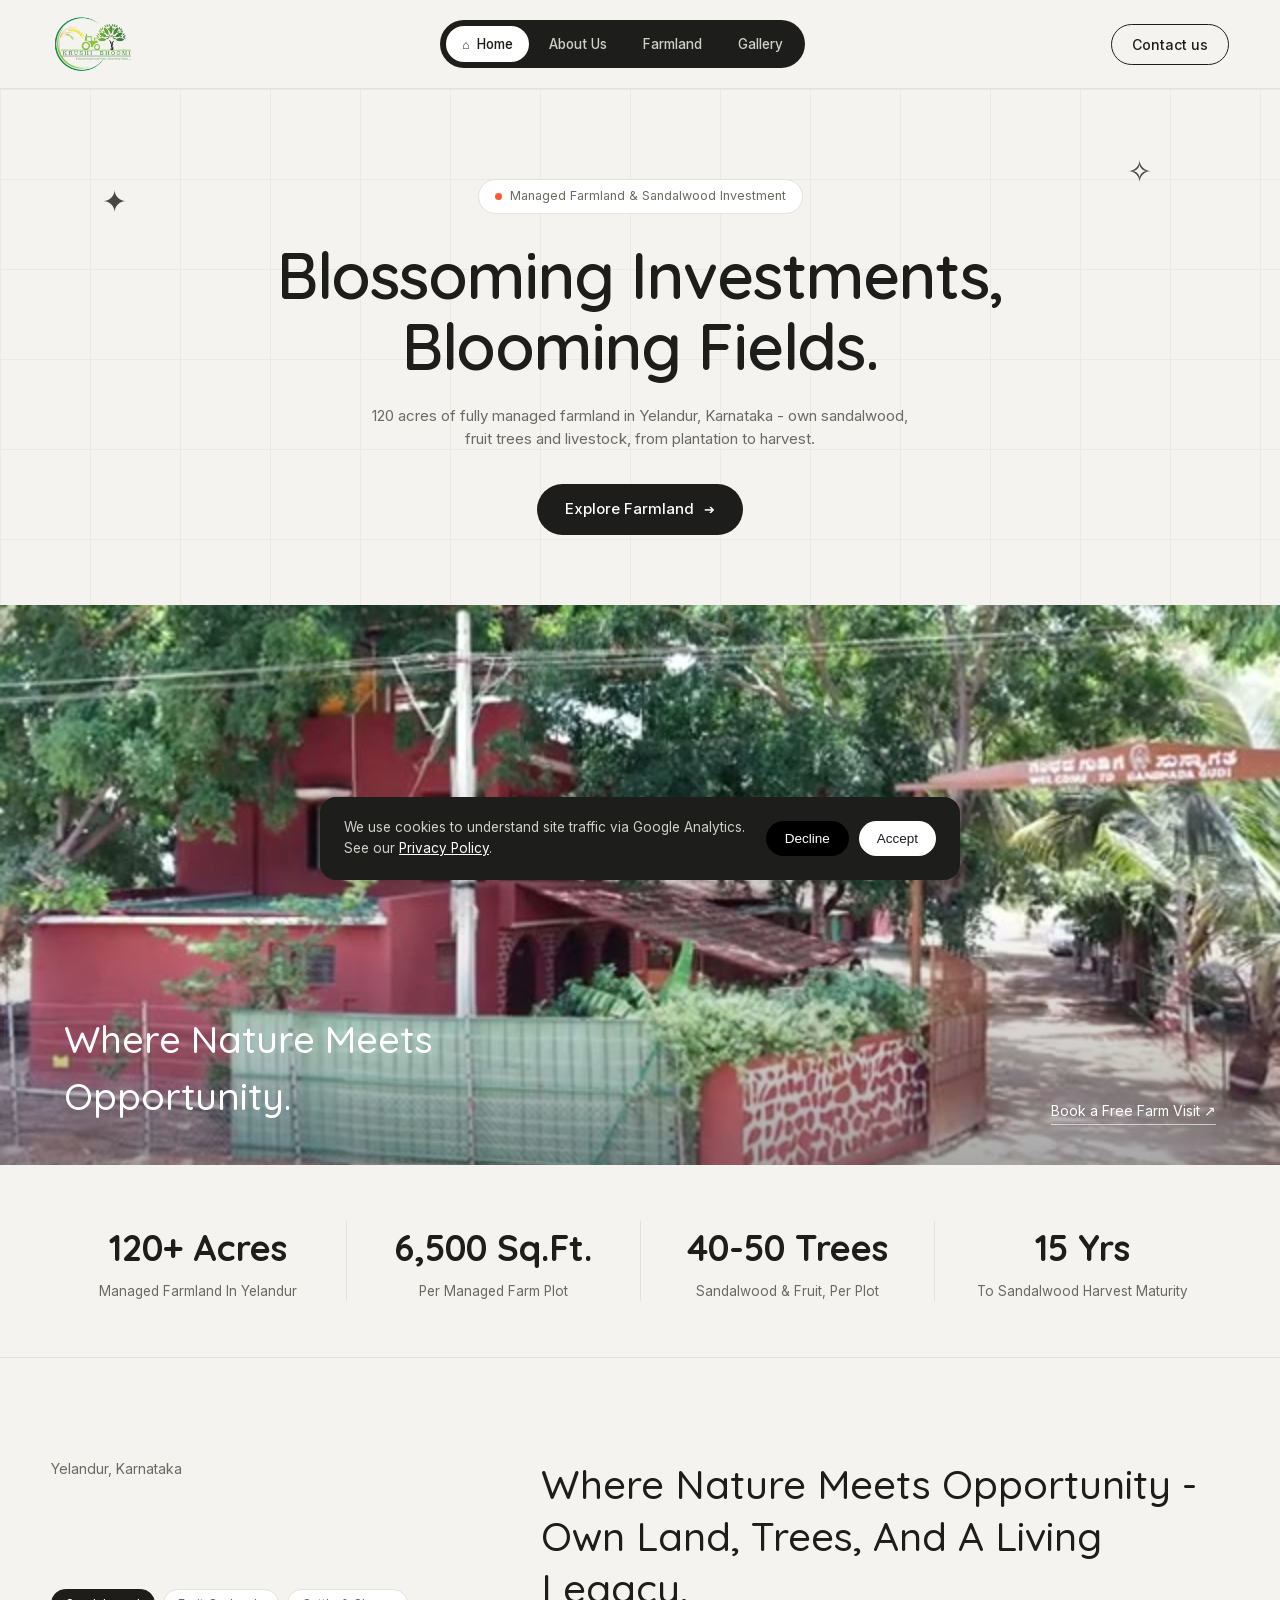
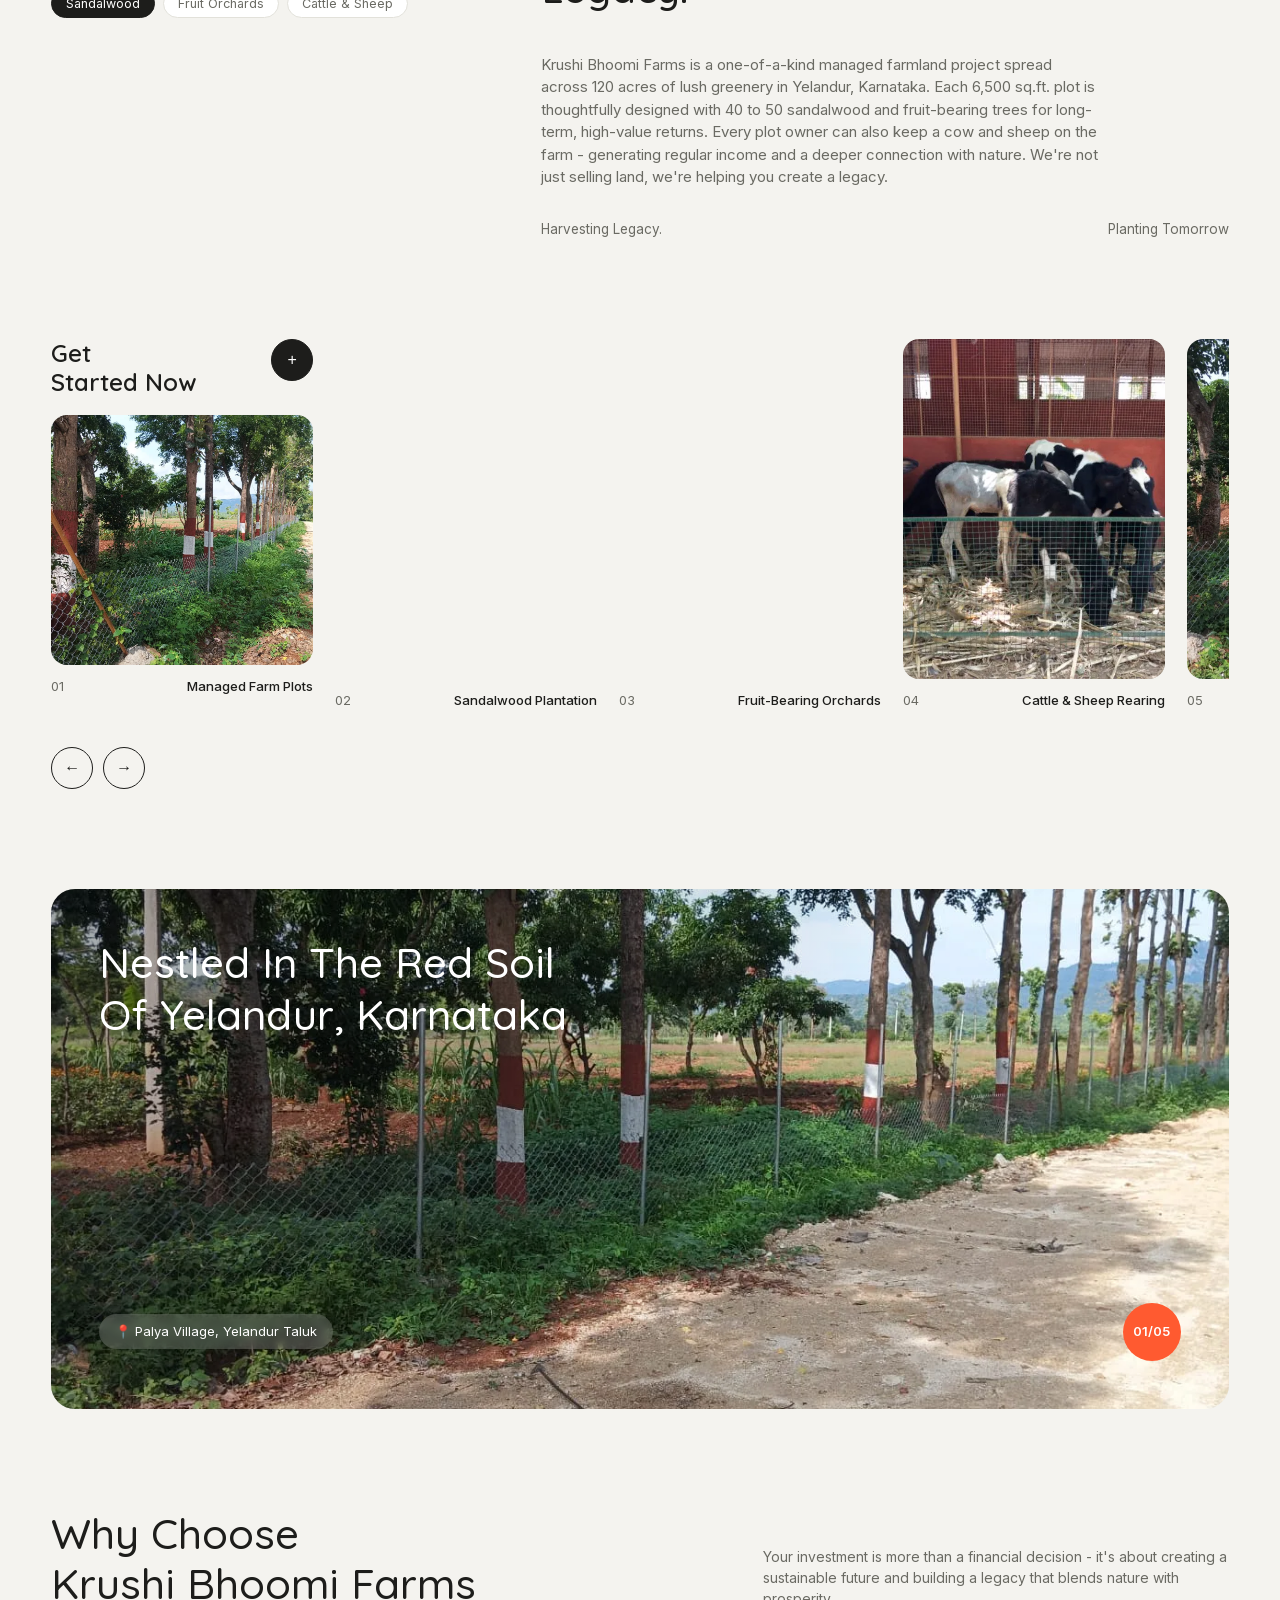
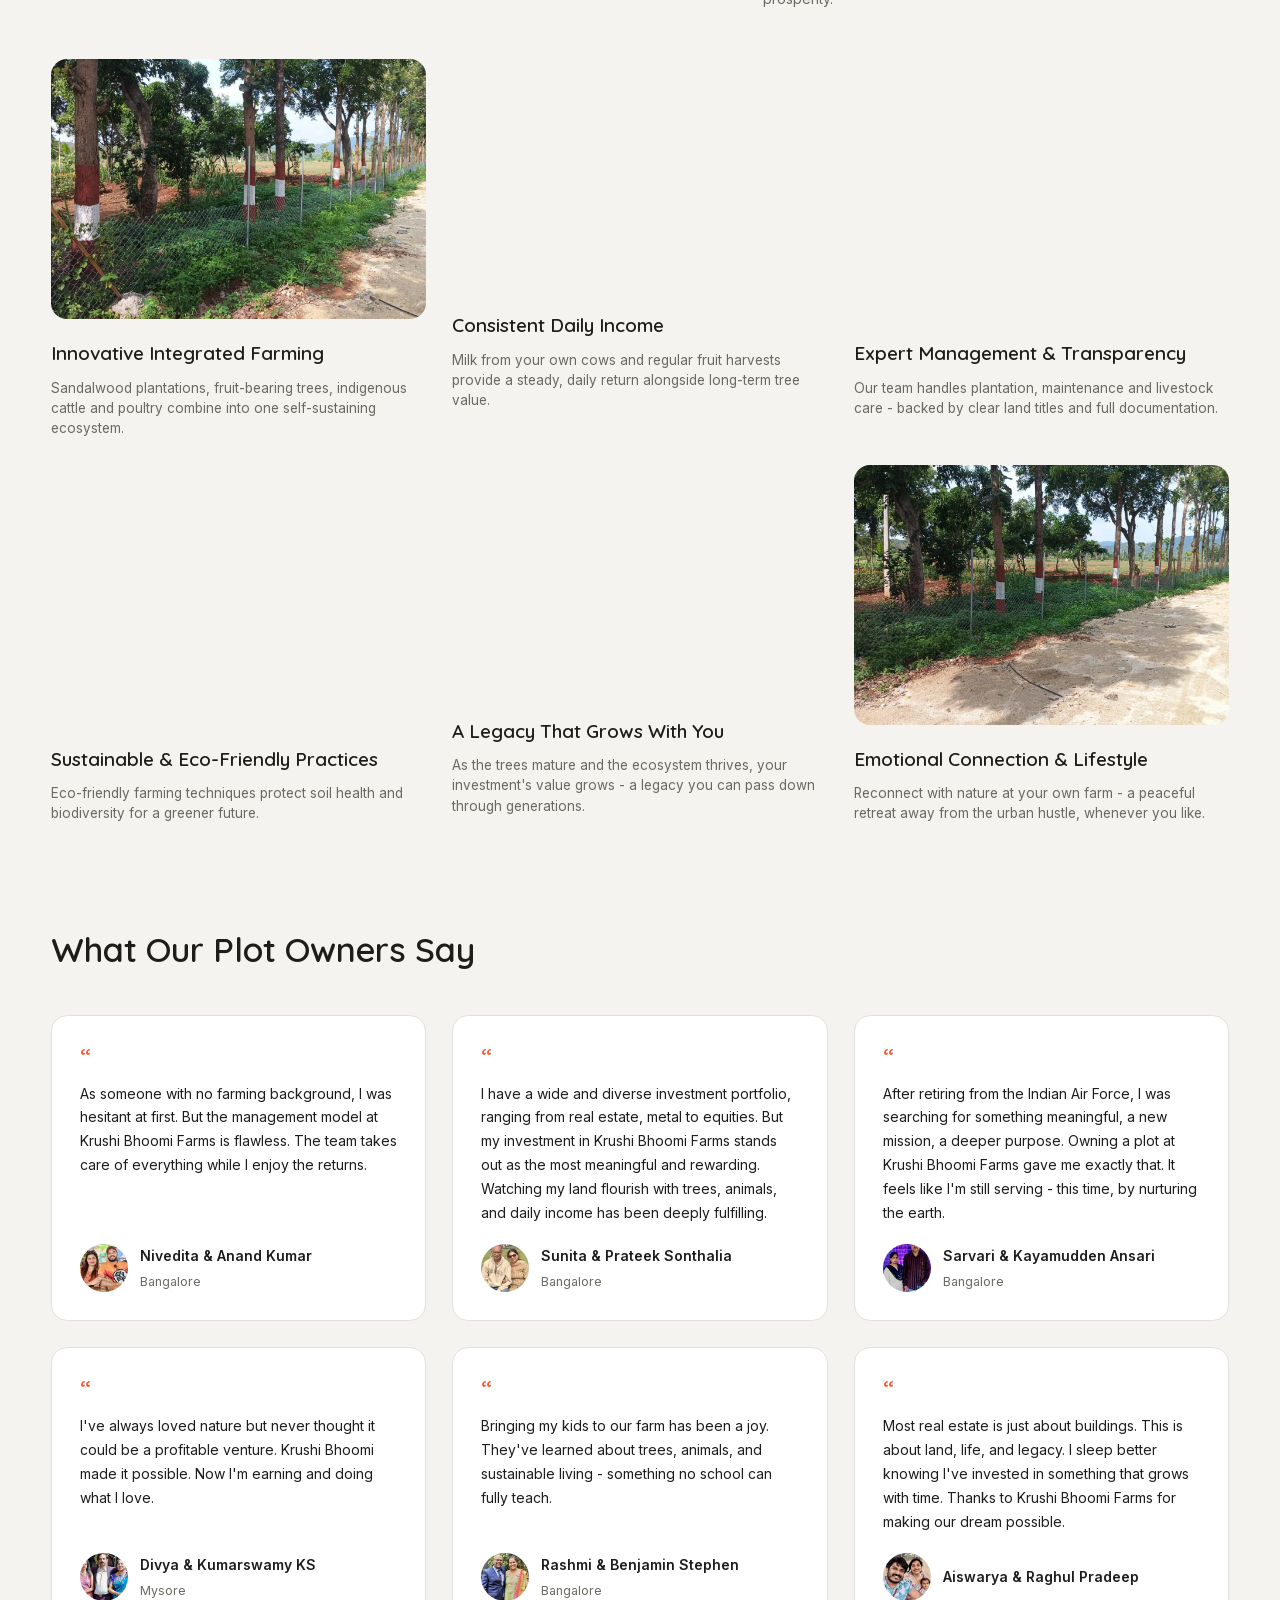
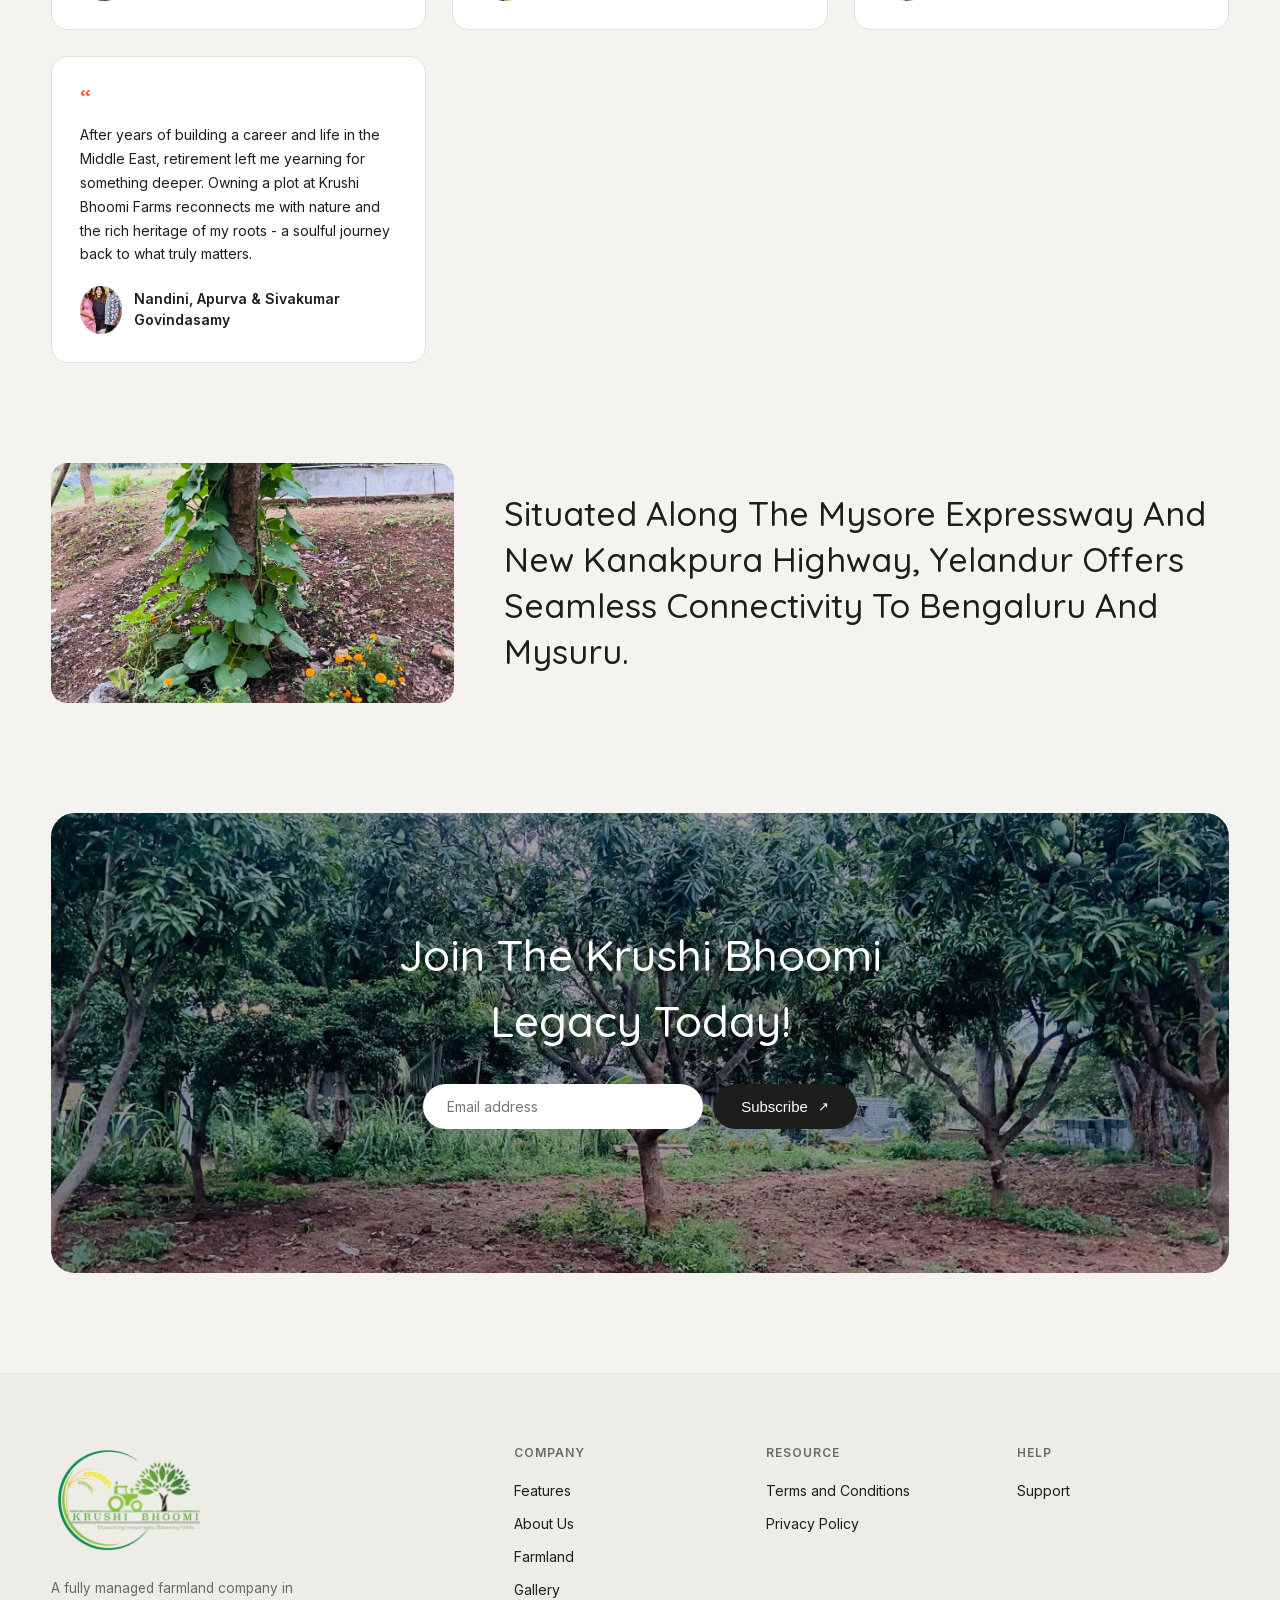
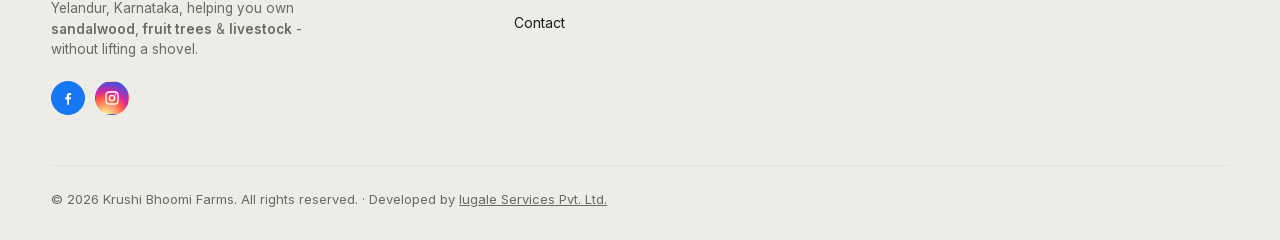
<file: index.html>
<!DOCTYPE html>
<html lang="en">
<head>
  <meta charset="UTF-8" />
  <meta name="viewport" content="width=device-width, initial-scale=1.0" />
  <title>Farmland Investment in Yelandur | Krushi Bhoomi Farms</title>
  <link rel="stylesheet" href="style.css?v=20260716-3" />
  <link rel="icon" href="favicon.ico" sizes="any" />
  <link rel="icon" type="image/png" sizes="32x32" href="assets/images/logo/favicon-32.png" />
  <link rel="icon" type="image/png" sizes="16x16" href="assets/images/logo/favicon-16.png" />
  <link rel="icon" type="image/png" sizes="192x192" href="assets/images/logo/favicon-192.png" />
  <link rel="apple-touch-icon" href="assets/images/logo/apple-touch-icon.png" />
  <meta name="description" content="Own managed farmland, sandalwood trees & livestock on 120 acres in Yelandur, Karnataka - fully managed from plantation to harvest. Book a free visit." />
  <meta name="robots" content="index, follow" />
  <link rel="canonical" href="https://krushibhoomifarms.com/" />

  <meta property="og:type" content="website" />
  <meta property="og:site_name" content="Krushi Bhoomi Farms" />
  <meta property="og:title" content="Farmland Investment in Yelandur | Krushi Bhoomi Farms" />
  <meta property="og:description" content="Own managed farmland, sandalwood trees & livestock on 120 acres in Yelandur, Karnataka - fully managed from plantation to harvest. Book a free visit." />
  <meta property="og:url" content="https://krushibhoomifarms.com/" />
  <meta property="og:image" content="https://krushibhoomifarms.com/assets/images/og/og-image.jpg" />
  <meta property="og:image:width" content="1200" />
  <meta property="og:image:height" content="630" />
  <meta property="og:locale" content="en_IN" />

  <meta name="twitter:card" content="summary_large_image" />
  <meta name="twitter:title" content="Farmland Investment in Yelandur | Krushi Bhoomi Farms" />
  <meta name="twitter:description" content="Own managed farmland, sandalwood trees & livestock on 120 acres in Yelandur, Karnataka - fully managed from plantation to harvest. Book a free visit." />
  <meta name="twitter:image" content="https://krushibhoomifarms.com/assets/images/og/og-image.jpg" />

  <meta name="theme-color" content="#1d1d1b" />
  <link rel="manifest" href="site.webmanifest" />

  <!-- Google tag (gtag.js) - Consent Mode: analytics_storage denied until visitor accepts the cookie banner -->
  <script>
    window.dataLayer = window.dataLayer || [];
    function gtag(){dataLayer.push(arguments);}
    gtag('consent', 'default', { 'analytics_storage': 'denied' });
  </script>
  <script async src="https://www.googletagmanager.com/gtag/js?id=G-5G6R31Y445"></script>
  <script>
    gtag('js', new Date());
    gtag('config', 'G-5G6R31Y445');
  </script>

  <script type="application/ld+json">
{
  "@context": "https://schema.org",
  "@type": "LocalBusiness",
  "@id": "https://krushibhoomifarms.com/#organization",
  "name": "Krushi Bhoomi Farms",
  "url": "https://krushibhoomifarms.com/",
  "logo": "https://krushibhoomifarms.com/assets/images/logo/krushi-bhoomi-logo.png",
  "image": "https://krushibhoomifarms.com/assets/images/og/og-image.jpg",
  "description": "Managed farmland company in Yelandur, Karnataka offering sandalwood tree investment, fruit orchards, livestock, and fully managed farm plots.",
  "email": "sales@krushi-bhoomi.com",
  "telephone": "+91-96112-13181",  "address": {
    "@type": "PostalAddress",
    "streetAddress": "Fortuners Infra, #840, 1st Floor, 17th Main Road, Sector 3, HSR Layout",
    "addressLocality": "Bengaluru",
    "addressRegion": "Karnataka",
    "postalCode": "560102",
    "addressCountry": "IN"
  },
  "geo": {
    "@type": "GeoCoordinates",
    "latitude": 12.908309,
    "longitude": 77.641266
  },
  "sameAs": [
    "https://www.facebook.com/krushibhoomifarms/",
    "https://www.instagram.com/krushibhoomifarms"
  ],
  "areaServed": {
    "@type": "Place",
    "name": "Yelandur, Chamarajanagar District, Karnataka"
  }
}
  </script>
</head>
<body>

  <!-- ============ HEADER ============ -->
  <header class="site-header">
    <div class="container header-inner">
      <a href="" class="logo">
        <picture>
          <source srcset="assets/images/logo/krushi-bhoomi-logo.webp" type="image/webp" />
          <img decoding="async" loading="eager" height="451" width="628" src="assets/images/logo/krushi-bhoomi-logo.png" alt="Krushi Bhoomi Farms" class="logo-full" />
        </picture>
      </a>

      <nav class="main-nav" id="mainNav">
        <a href="" class="nav-link"><span class="nav-dot">⌂</span> Home</a>
        <a href="about" class="nav-link">About Us</a>
        <a href="farmland" class="nav-link">Farmland</a>
        <a href="gallery" class="nav-link">Gallery</a>
      </nav>

      <div class="header-actions">
        <a href="contact" class="btn-outline">Contact us</a>
      </div>

      <a href="contact" class="mobile-contact-link" aria-label="Contact us">
        <svg aria-hidden="true" viewBox="0 0 24 24" focusable="false">
          <path d="M6.62 10.79c1.44 2.83 3.76 5.15 6.59 6.59l2.2-2.2c.31-.31.76-.42 1.17-.28 1.29.43 2.67.66 4.08.66.63 0 1.14.51 1.14 1.14v3.5c0 .63-.51 1.14-1.14 1.14C10.5 21.34 2.66 13.5 2.66 3.34c0-.63.51-1.14 1.14-1.14h3.5c.63 0 1.14.51 1.14 1.14 0 1.41.23 2.79.66 4.08.13.41.03.86-.28 1.17l-2.2 2.2z" />
        </svg>
      </a>

      <button class="nav-toggle" id="navToggle" aria-label="Toggle menu" aria-expanded="false" aria-controls="mainNav">☰</button>
    </div>
  </header>

  <!-- ============ HERO ============ -->
  <section class="hero" id="home">
    <div class="hero-grid-bg"></div>
    <span class="sparkle sparkle-left">✦</span>
    <span class="sparkle sparkle-right">✧</span>

    <div class="container hero-content">
      <div class="hero-pill">
        <span class="pill-dot"></span> Managed Farmland &amp; Sandalwood Investment
      </div>
      <h1 class="hero-title">Blossoming Investments,<br />Blooming Fields.</h1>
      <p class="hero-sub">120 acres of fully managed farmland in Yelandur, Karnataka - own sandalwood,<br />fruit trees and livestock, from plantation to harvest.</p>
      <a href="farmland" class="btn-dark">Explore Farmland <span class="btn-arrow">➔</span></a>
    </div>

    <div class="hero-banner">
      <video
        class="hero-banner-video"
        autoplay
        muted
        loop
        playsinline
        webkit-playsinline
        poster="assets/videos/krushi-hero-poster.jpg"
        aria-label="Krushi Bhoomi Farms video background">
        <source src="assets/videos/krushi-hero.mp4" type="video/mp4" />
      </video>
      <div class="hero-banner-overlay">
        <h2>Where Nature Meets<br />Opportunity.</h2>
        <a href="contact" class="banner-cta">Book a Free Farm Visit ↗</a>
      </div>
    </div>
  </section>

  <!-- ============ STATS ============ -->
  <section class="stats">
    <div class="container stats-grid">
      <div class="stat">
        <h3 data-count="120" data-suffix="+ Acres">120+ Acres</h3>
        <p>Managed Farmland In Yelandur</p>
      </div>
      <div class="stat">
        <h3 data-count="6500" data-suffix=" Sq.Ft.">6,500 Sq.Ft.</h3>
        <p>Per Managed Farm Plot</p>
      </div>
      <div class="stat">
        <h3 data-count="40" data-suffix="-50 Trees">40-50 Trees</h3>
        <p>Sandalwood &amp; Fruit, Per Plot</p>
      </div>
      <div class="stat">
        <h3 data-count="15" data-suffix=" Yrs">10-15 Yrs</h3>
        <p>To Sandalwood Harvest Maturity</p>
      </div>
    </div>
  </section>

  <!-- ============ ABOUT / STATEMENT ============ -->
  <section class="statement" id="about">
    <div class="container statement-grid">
      <div class="statement-left">
        <span class="year">Yelandur, Karnataka</span>
        <div class="tag-row" id="statementTabs" role="tablist" aria-label="Farm highlights">
          <button type="button" class="tag tag-active" data-statement="sandalwood" role="tab" aria-selected="true">Sandalwood</button>
          <button type="button" class="tag" data-statement="orchards" role="tab" aria-selected="false">Fruit Orchards</button>
          <button type="button" class="tag" data-statement="livestock" role="tab" aria-selected="false">Cattle &amp; Sheep</button>
        </div>
      </div>
      <div class="statement-right" id="statementPanel">
        <h2 id="statementTitle">Where Nature Meets Opportunity - Own Land, Trees, And A Living Legacy.</h2>
        <p class="statement-desc" id="statementDesc">
          Krushi Bhoomi Farms is a one-of-a-kind managed farmland project spread across 120 acres of lush greenery in Yelandur, Karnataka. Each 6,500 sq.ft. plot is thoughtfully designed with 40 to 50 sandalwood and fruit-bearing trees for long-term, high-value returns. Every plot owner can also keep a cow and sheep on the farm - generating regular income and a deeper connection with nature. We're not just selling land, we're helping you create a legacy.
        </p>
        <div class="statement-labels">
          <span id="statementLabelLeft">Harvesting Legacy.</span>
          <span id="statementLabelRight">Planting Tomorrow</span>
        </div>
      </div>
    </div>
  </section>

  <!-- ============ CAROUSEL ============ -->
  <section class="carousel-section" id="products">
    <div class="container">
      <div class="carousel-wrap">
        <div class="carousel-track" id="carouselTrack">
          <article class="c-card c-card--feature">
            <div class="c-feature-head">
              <h3>Get<br />Started Now</h3>
              <button class="round-btn round-btn--dark" aria-label="Get started">+</button>
            </div>
            <picture><source srcset="assets/images/gallery/gallery-03.webp" type="image/webp" /><img decoding="async" loading="lazy" height="963" width="1280" src="assets/images/gallery/gallery-03.jpg" alt="Managed farm plots" /></picture>
            <div class="c-card-meta"><span>01</span><p>Managed Farm Plots</p></div>
          </article>

          <article class="c-card c-card--tall">
            <picture><source srcset="assets/images/gallery/gallery-19.webp" type="image/webp" /><img decoding="async" loading="lazy" height="1280" width="960" src="assets/images/gallery/gallery-19.jpg" alt="Sandalwood plantation" /></picture>
            <div class="c-card-meta"><span>02</span><p>Sandalwood Plantation</p></div>
          </article>

          <article class="c-card c-card--tall">
            <picture><source srcset="assets/images/gallery/gallery-12.webp" type="image/webp" /><img decoding="async" loading="lazy" height="1280" width="960" src="assets/images/gallery/gallery-12.jpg" alt="Fruit-bearing orchards" /></picture>
            <div class="c-card-meta"><span>03</span><p>Fruit-Bearing Orchards</p></div>
          </article>

          <article class="c-card c-card--tall">
            <picture><source srcset="assets/images/gallery/gallery-34.webp" type="image/webp" /><img decoding="async" loading="lazy" height="564" width="1002" src="assets/images/gallery/gallery-34.jpg" alt="Cattle rearing at Krushi Bhoomi Farms" /></picture>
            <div class="c-card-meta"><span>04</span><p>Cattle &amp; Sheep Rearing</p></div>
          </article>

          <article class="c-card c-card--tall">
            <picture><source srcset="assets/images/gallery/gallery-05.webp" type="image/webp" /><img decoding="async" loading="lazy" height="963" width="1280" src="assets/images/gallery/gallery-05.jpg" alt="Fenced farm road for 24/7 security" /></picture>
            <div class="c-card-meta"><span>05</span><p>24/7 Security &amp; Surveillance</p></div>
          </article>
        </div>

        <div class="carousel-controls">
          <button class="round-btn" id="prevBtn" aria-label="Previous">←</button>
          <button class="round-btn" id="nextBtn" aria-label="Next">→</button>
        </div>
      </div>
    </div>
  </section>

  <!-- ============ LOCATION BANNER ============ -->
  <section class="collab" id="reviews">
    <div class="container">
      <div class="collab-banner">
        <picture><source srcset="assets/images/gallery/gallery-01.webp" type="image/webp" /><img decoding="async" loading="lazy" height="963" width="1280" src="assets/images/gallery/gallery-01.jpg" alt="Rolling farmland in Yelandur" /></picture>
        <div class="collab-overlay">
          <h2>Nestled In The Red Soil<br />Of Yelandur, Karnataka</h2>
          <div class="collab-footer">
            <span class="location-tag">📍 Palya Village, Yelandur Taluk</span>
            <span class="count-badge" id="collabBadge">01/05</span>
          </div>
        </div>
      </div>
    </div>
  </section>

  <!-- ============ WHY CHOOSE US ============ -->
  <section class="solutions" id="solutions">
    <div class="container">
      <div class="solutions-head">
        <h2>Why Choose<br />Krushi Bhoomi Farms</h2>
        <p>Your investment is more than a financial decision - it's about creating a sustainable future and building a legacy that blends nature with prosperity.</p>
      </div>

      <div class="solutions-grid">
        <article class="sol-card">
          <picture><source srcset="assets/images/gallery/gallery-05.webp" type="image/webp" /><img decoding="async" loading="lazy" height="963" width="1280" src="assets/images/gallery/gallery-05.jpg" alt="Integrated farming" /></picture>
          <h3>Innovative Integrated Farming</h3>
          <p>Sandalwood plantations, fruit-bearing trees, indigenous cattle and poultry combine into one self-sustaining ecosystem.</p>
        </article>
        <article class="sol-card sol-card--raised">
          <picture><source srcset="assets/images/gallery/gallery-10.webp" type="image/webp" /><img decoding="async" loading="lazy" height="960" width="1280" src="assets/images/gallery/gallery-10.jpg" alt="Consistent daily income" /></picture>
          <h3>Consistent Daily Income</h3>
          <p>Milk from your own cows and regular fruit harvests provide a steady, daily return alongside long-term tree value.</p>
        </article>
        <article class="sol-card">
          <picture><source srcset="assets/images/gallery/gallery-15.webp" type="image/webp" /><img decoding="async" loading="lazy" height="1280" width="960" src="assets/images/gallery/gallery-15.jpg" alt="Expert management and transparency" /></picture>
          <h3>Expert Management &amp; Transparency</h3>
          <p>Our team handles plantation, maintenance and livestock care - backed by clear land titles and full documentation.</p>
        </article>
        <article class="sol-card">
          <picture><source srcset="assets/images/gallery/gallery-19.webp" type="image/webp" /><img decoding="async" loading="lazy" height="1280" width="960" src="assets/images/gallery/gallery-19.jpg" alt="Sustainable and eco-friendly practices" /></picture>
          <h3>Sustainable &amp; Eco-Friendly Practices</h3>
          <p>Eco-friendly farming techniques protect soil health and biodiversity for a greener future.</p>
        </article>
        <article class="sol-card sol-card--raised">
          <picture><source srcset="assets/images/gallery/gallery-27.webp" type="image/webp" /><img decoding="async" loading="lazy" height="1280" width="960" src="assets/images/gallery/gallery-27.jpg" alt="A legacy that grows with you" /></picture>
          <h3>A Legacy That Grows With You</h3>
          <p>As the trees mature and the ecosystem thrives, your investment's value grows - a legacy you can pass down through generations.</p>
        </article>
        <article class="sol-card">
          <picture><source srcset="assets/images/gallery/gallery-01.webp" type="image/webp" /><img decoding="async" loading="lazy" height="963" width="1280" src="assets/images/gallery/gallery-01.jpg" alt="Emotional connection and lifestyle" /></picture>
          <h3>Emotional Connection &amp; Lifestyle</h3>
          <p>Reconnect with nature at your own farm - a peaceful retreat away from the urban hustle, whenever you like.</p>
        </article>
      </div>
    </div>
  </section>

  <!-- ============ TESTIMONIALS ============ -->
  <section class="testimonials-section" id="testimonials">
    <div class="container">
      <h2 class="section-title">What Our Plot Owners Say</h2>
      <div class="testimonial-grid">

        <article class="testimonial-card">
          <p class="testimonial-quote">As someone with no farming background, I was hesitant at first. But the management model at Krushi Bhoomi Farms is flawless. The team takes care of everything while I enjoy the returns.</p>
          <div class="testimonial-person">
            <picture><source srcset="assets/images/testimonials/nivedita-anand-kumar.webp" type="image/webp" /><img decoding="async" loading="lazy" height="160" width="160" src="assets/images/testimonials/nivedita-anand-kumar.jpg" alt="Nivedita and Anand Kumar" /></picture>
            <div>
              <h4>Nivedita &amp; Anand Kumar</h4>
              <span>Bangalore</span>
            </div>
          </div>
        </article>

        <article class="testimonial-card">
          <p class="testimonial-quote">I have a wide and diverse investment portfolio, ranging from real estate, metal to equities. But my investment in Krushi Bhoomi Farms stands out as the most meaningful and rewarding. Watching my land flourish with trees, animals, and daily income has been deeply fulfilling.</p>
          <div class="testimonial-person">
            <picture><source srcset="assets/images/testimonials/sunita-prateek-sonthalia.webp" type="image/webp" /><img decoding="async" loading="lazy" height="160" width="160" src="assets/images/testimonials/sunita-prateek-sonthalia.jpg" alt="Sunita and Prateek Sonthalia" /></picture>
            <div>
              <h4>Sunita &amp; Prateek Sonthalia</h4>
              <span>Bangalore</span>
            </div>
          </div>
        </article>

        <article class="testimonial-card">
          <p class="testimonial-quote">After retiring from the Indian Air Force, I was searching for something meaningful, a new mission, a deeper purpose. Owning a plot at Krushi Bhoomi Farms gave me exactly that. It feels like I'm still serving - this time, by nurturing the earth.</p>
          <div class="testimonial-person">
            <picture><source srcset="assets/images/testimonials/sarvari-kayamudden-ansari.webp" type="image/webp" /><img decoding="async" loading="lazy" height="160" width="160" src="assets/images/testimonials/sarvari-kayamudden-ansari.jpg" alt="Sarvari and Kayamudden Ansari" /></picture>
            <div>
              <h4>Sarvari &amp; Kayamudden Ansari</h4>
              <span>Bangalore</span>
            </div>
          </div>
        </article>

        <article class="testimonial-card">
          <p class="testimonial-quote">I've always loved nature but never thought it could be a profitable venture. Krushi Bhoomi made it possible. Now I'm earning and doing what I love.</p>
          <div class="testimonial-person">
            <picture><source srcset="assets/images/testimonials/divya-kumarswamy.webp" type="image/webp" /><img decoding="async" loading="lazy" height="160" width="160" src="assets/images/testimonials/divya-kumarswamy.jpg" alt="Divya and Kumarswamy KS" /></picture>
            <div>
              <h4>Divya &amp; Kumarswamy KS</h4>
              <span>Mysore</span>
            </div>
          </div>
        </article>

        <article class="testimonial-card">
          <p class="testimonial-quote">Bringing my kids to our farm has been a joy. They've learned about trees, animals, and sustainable living - something no school can fully teach.</p>
          <div class="testimonial-person">
            <picture><source srcset="assets/images/testimonials/rashmi-benjamin-stephen.webp" type="image/webp" /><img decoding="async" loading="lazy" height="160" width="160" src="assets/images/testimonials/rashmi-benjamin-stephen.jpg" alt="Rashmi and Benjamin Stephen" /></picture>
            <div>
              <h4>Rashmi &amp; Benjamin Stephen</h4>
              <span>Bangalore</span>
            </div>
          </div>
        </article>

        <article class="testimonial-card">
          <p class="testimonial-quote">Most real estate is just about buildings. This is about land, life, and legacy. I sleep better knowing I've invested in something that grows with time. Thanks to Krushi Bhoomi Farms for making our dream possible.</p>
          <div class="testimonial-person">
            <picture><source srcset="assets/images/testimonials/aiswarya-raghul-pradeep.webp" type="image/webp" /><img decoding="async" loading="lazy" height="160" width="160" src="assets/images/testimonials/aiswarya-raghul-pradeep.jpg" alt="Aiswarya and Raghul Pradeep" /></picture>
            <div>
              <h4>Aiswarya &amp; Raghul Pradeep</h4>
              <span></span>
            </div>
          </div>
        </article>

        <article class="testimonial-card">
          <p class="testimonial-quote">After years of building a career and life in the Middle East, retirement left me yearning for something deeper. Owning a plot at Krushi Bhoomi Farms reconnects me with nature and the rich heritage of my roots - a soulful journey back to what truly matters.</p>
          <div class="testimonial-person">
            <picture><source srcset="assets/images/testimonials/nandini-sivakumar.webp" type="image/webp" /><img decoding="async" loading="lazy" height="160" width="160" src="assets/images/testimonials/nandini-sivakumar.jpg" alt="Nandini Sivakumar, Apurva Sivakumar and Sivakumar Govindasamy" /></picture>
            <div>
              <h4>Nandini, Apurva &amp; Sivakumar Govindasamy</h4>
              <span></span>
            </div>
          </div>
        </article>

      </div>
    </div>
  </section>

  <!-- ============ GAME CHANGER ============ -->
  <section class="game-changer">
    <div class="container game-grid">
      <div class="game-img">
        <picture><source srcset="assets/images/gallery/gallery-08.webp" type="image/webp" /><img decoding="async" loading="lazy" height="1280" width="960" src="assets/images/gallery/gallery-08.jpg" alt="Yelandur connectivity" /></picture>
      </div>
      <h2>Situated Along The Mysore Expressway And New Kanakpura Highway, Yelandur Offers Seamless Connectivity To Bengaluru And Mysuru.</h2>
    </div>
  </section>

  <!-- ============ CTA ============ -->
  <section class="cta" id="blog">
    <div class="container">
      <div class="cta-banner">
        <picture><source srcset="assets/images/gallery/gallery-21.webp" type="image/webp" /><img decoding="async" loading="lazy" height="960" width="1280" src="assets/images/gallery/gallery-21.jpg" alt="Krushi Bhoomi Farms fields" /></picture>
        <div class="cta-overlay">
          <h2>Join The Krushi Bhoomi<br />Legacy Today!</h2>
          <form class="cta-form" id="subscribeForm" action="/contact.php" method="post">
            <input type="hidden" name="formType" value="newsletter" />
            <label for="emailInput" class="visually-hidden">Email address</label>
            <input type="email" name="email" placeholder="Email address" required id="emailInput" aria-label="Email address" autocomplete="email" />
            <input type="text" name="website" class="form-honeypot" tabindex="-1" autocomplete="off" aria-hidden="true" />
            <button type="submit" class="btn-dark">Subscribe <span class="btn-arrow">↗</span></button>
          </form>
          <p class="cta-msg" id="ctaMsg"></p>
        </div>
      </div>
    </div>
  </section>

  <!-- ============ FOOTER ============ -->
  <footer class="site-footer">
    <div class="container footer-grid">
      <div class="footer-brand">
        <a href="" class="logo">
          <picture>
          <source srcset="assets/images/logo/krushi-bhoomi-logo.webp" type="image/webp" />
          <img decoding="async" loading="lazy" height="451" width="628" src="assets/images/logo/krushi-bhoomi-logo.png" alt="Krushi Bhoomi Farms" class="logo-full" />
        </picture>
        </a>
        <p>A fully managed farmland company in Yelandur, Karnataka, helping you own <strong>sandalwood</strong>, <strong>fruit trees</strong> &amp; <strong>livestock</strong> - without lifting a shovel.</p>
        <div class="socials">
          <a href="https://www.facebook.com/krushibhoomifarms/" target="_blank" rel="noopener" aria-label="Facebook" class="social-fb">
            <svg viewBox="0 0 24 24" width="16" height="16" aria-hidden="true">
              <path fill="currentColor" d="M13.5 22v-8h2.7l.4-3.1h-3.1V8.9c0-.9.2-1.5 1.5-1.5h1.7V4.6c-.3 0-1.3-.1-2.4-.1-2.4 0-4.1 1.5-4.1 4.2v2.3H8v3.1h2.8v8h2.7Z"/>
            </svg>
          </a>
          <a href="https://www.instagram.com/krushibhoomifarms" target="_blank" rel="noopener" aria-label="Instagram" class="social-ig">
            <svg viewBox="0 0 24 24" width="16" height="16" fill="none" stroke="currentColor" stroke-width="2" stroke-linecap="round" stroke-linejoin="round">
              <rect x="3" y="3" width="18" height="18" rx="5" />
              <circle cx="12" cy="12" r="4" />
              <circle cx="17.2" cy="6.8" r="1.1" fill="currentColor" stroke="none" />
            </svg>
          </a>
        </div>
      </div>

      <div class="footer-col">
        <h4>COMPANY</h4>
        <a href="#solutions">Features</a>
        <a href="about">About Us</a>
        <a href="farmland">Farmland</a>
        <a href="gallery">Gallery</a>
        <a href="contact">Contact</a>
      </div>

      <div class="footer-col">
        <h4>RESOURCE</h4>
        <a href="terms">Terms and Conditions</a>
        <a href="privacy">Privacy Policy</a>
      </div>

      <div class="footer-col">
        <h4>HELP</h4>
        <a href="contact">Support</a>
      </div>
    </div>
    <div class="container footer-bottom">
      <p>© 2026 Krushi Bhoomi Farms. All rights reserved. · Developed by <a href="https://iugale.com" target="_blank" rel="noopener">Iugale Services Pvt. Ltd.</a></p>
    </div>
  </footer>

  <script src="script.js?v=20260716-3"></script>
</body>
</html>
</file>
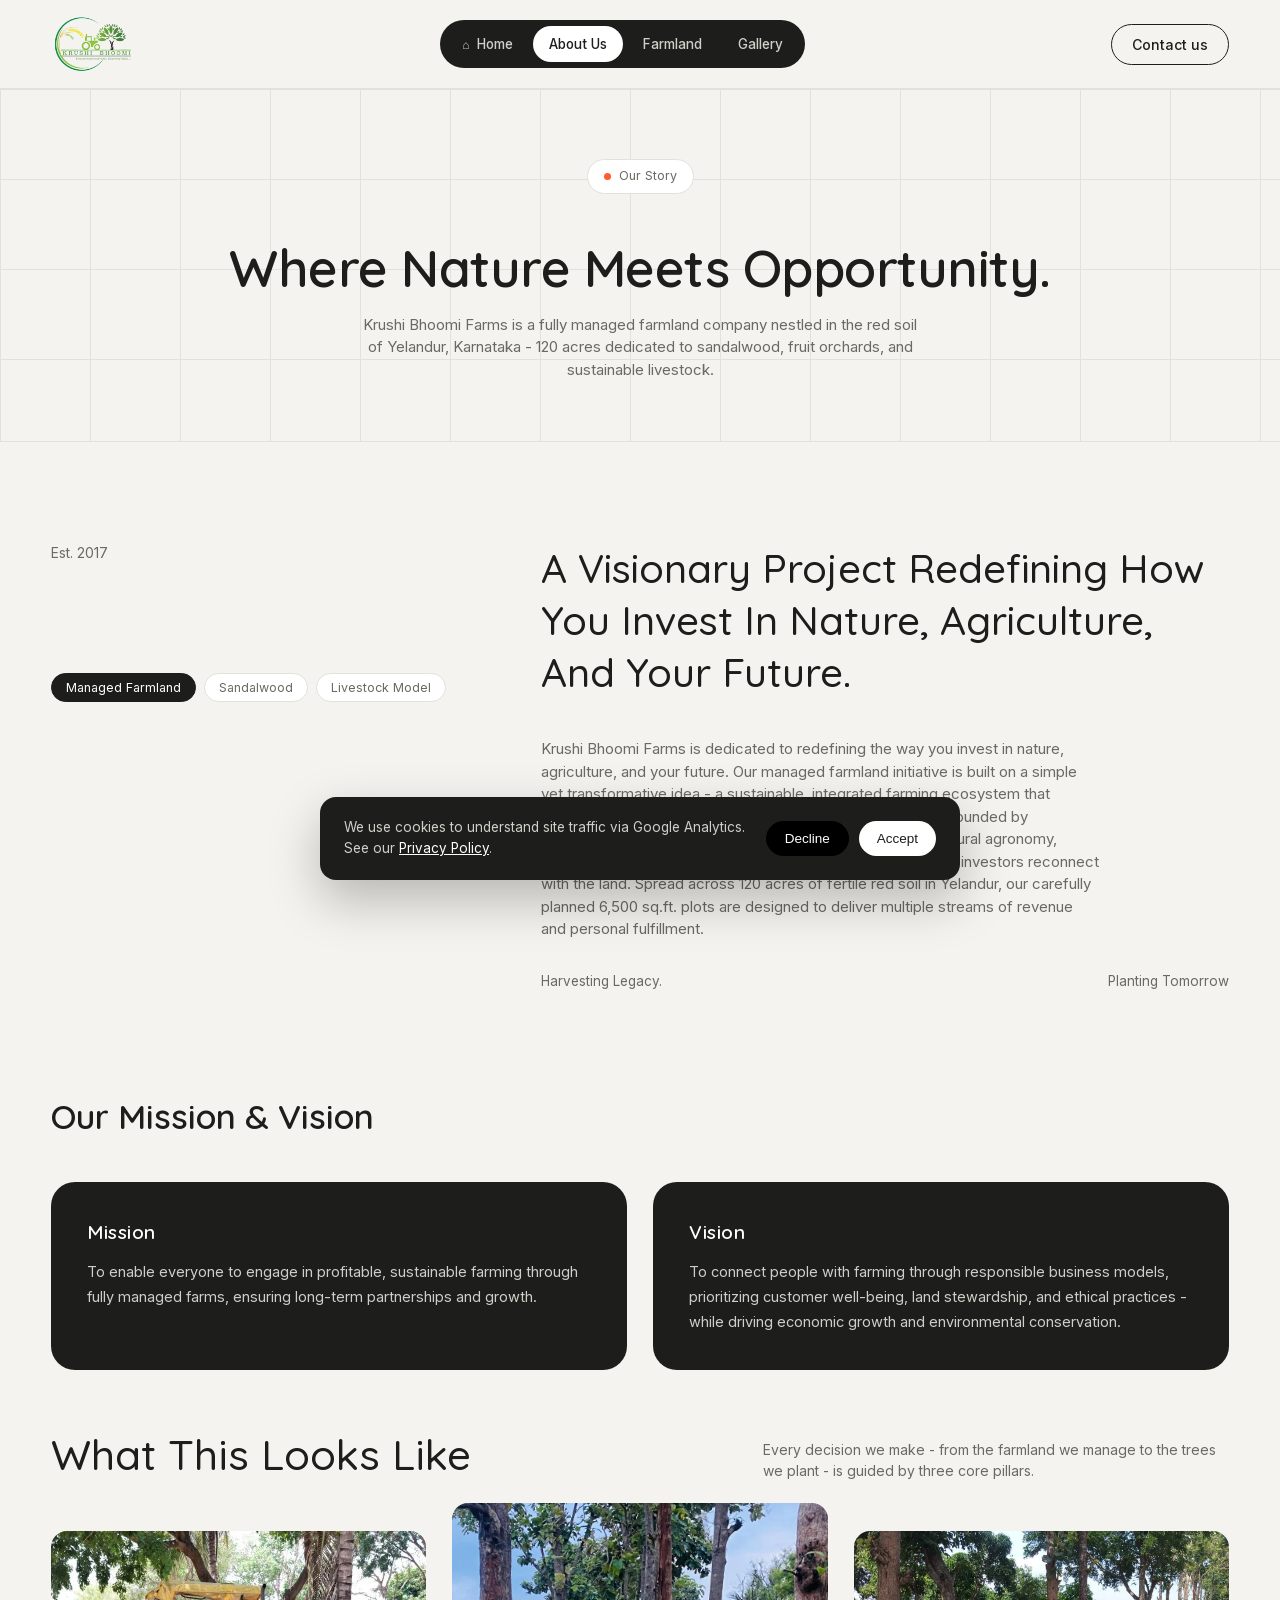
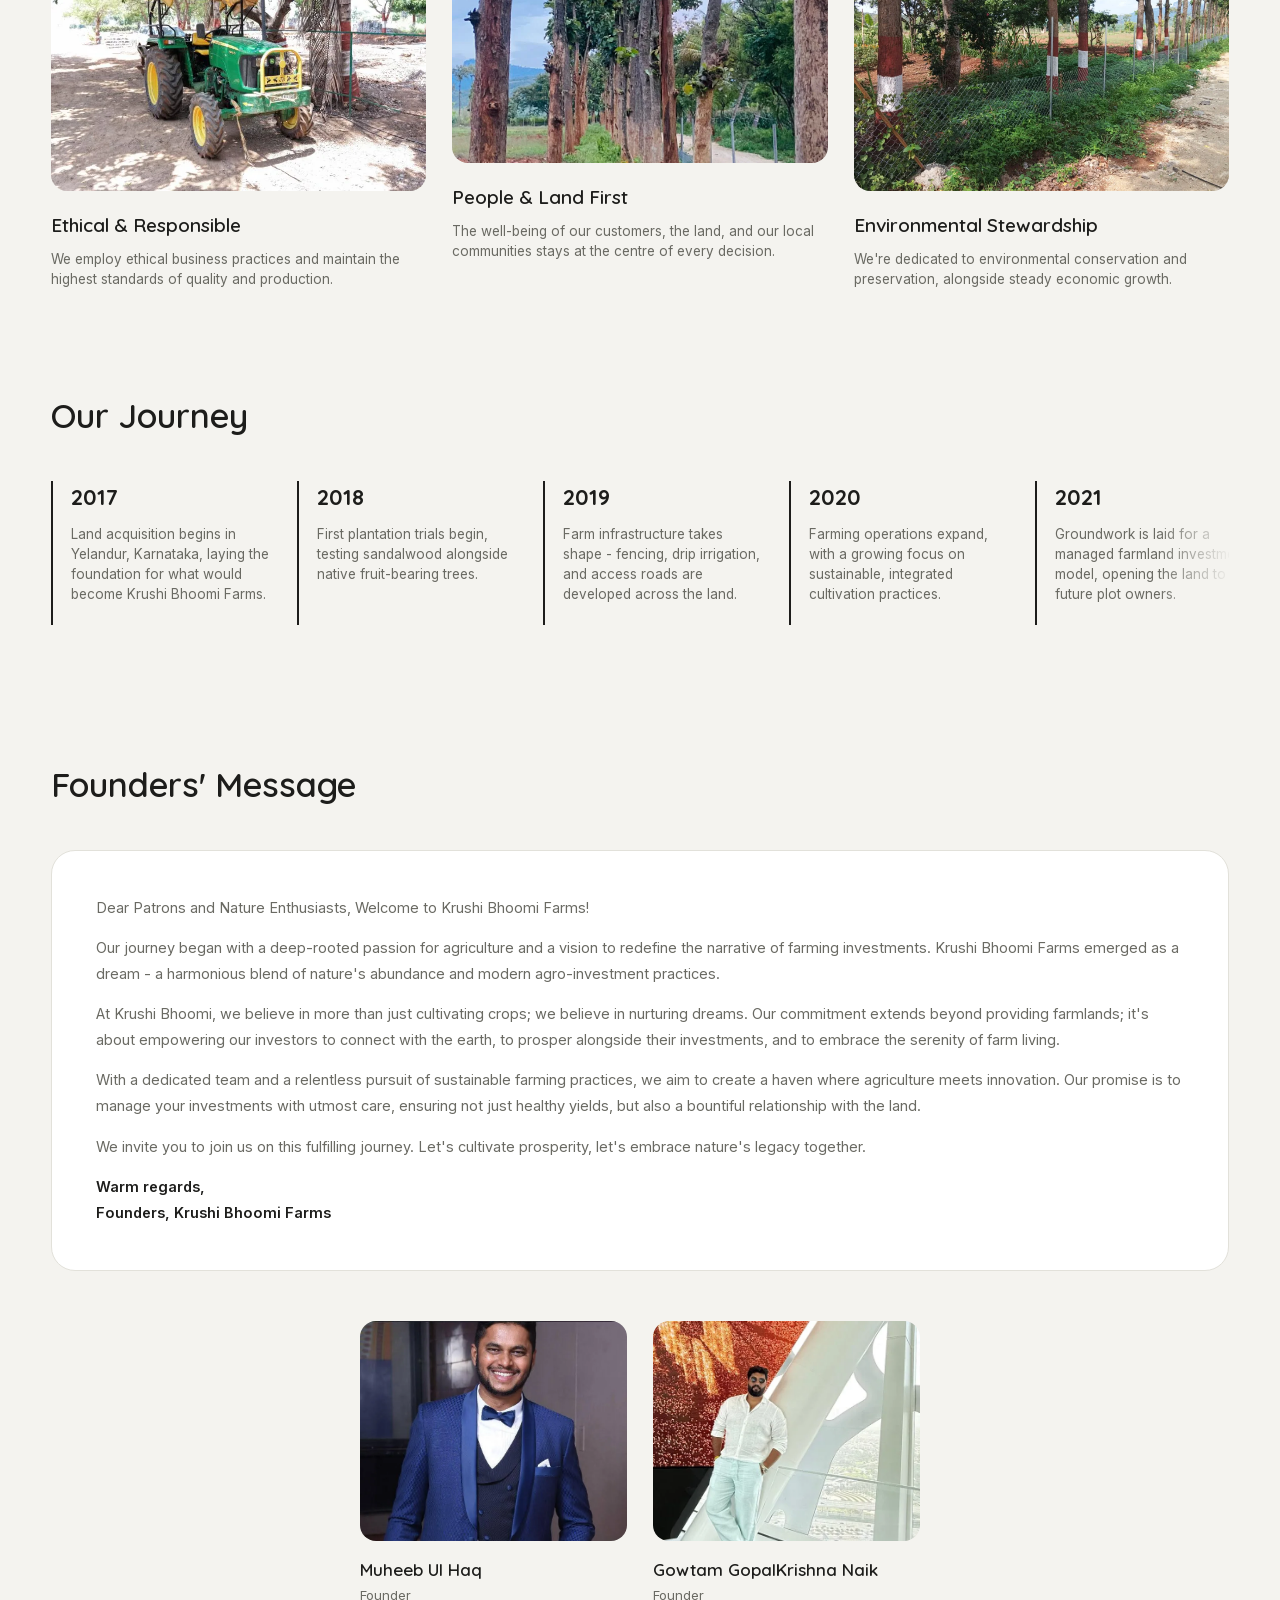
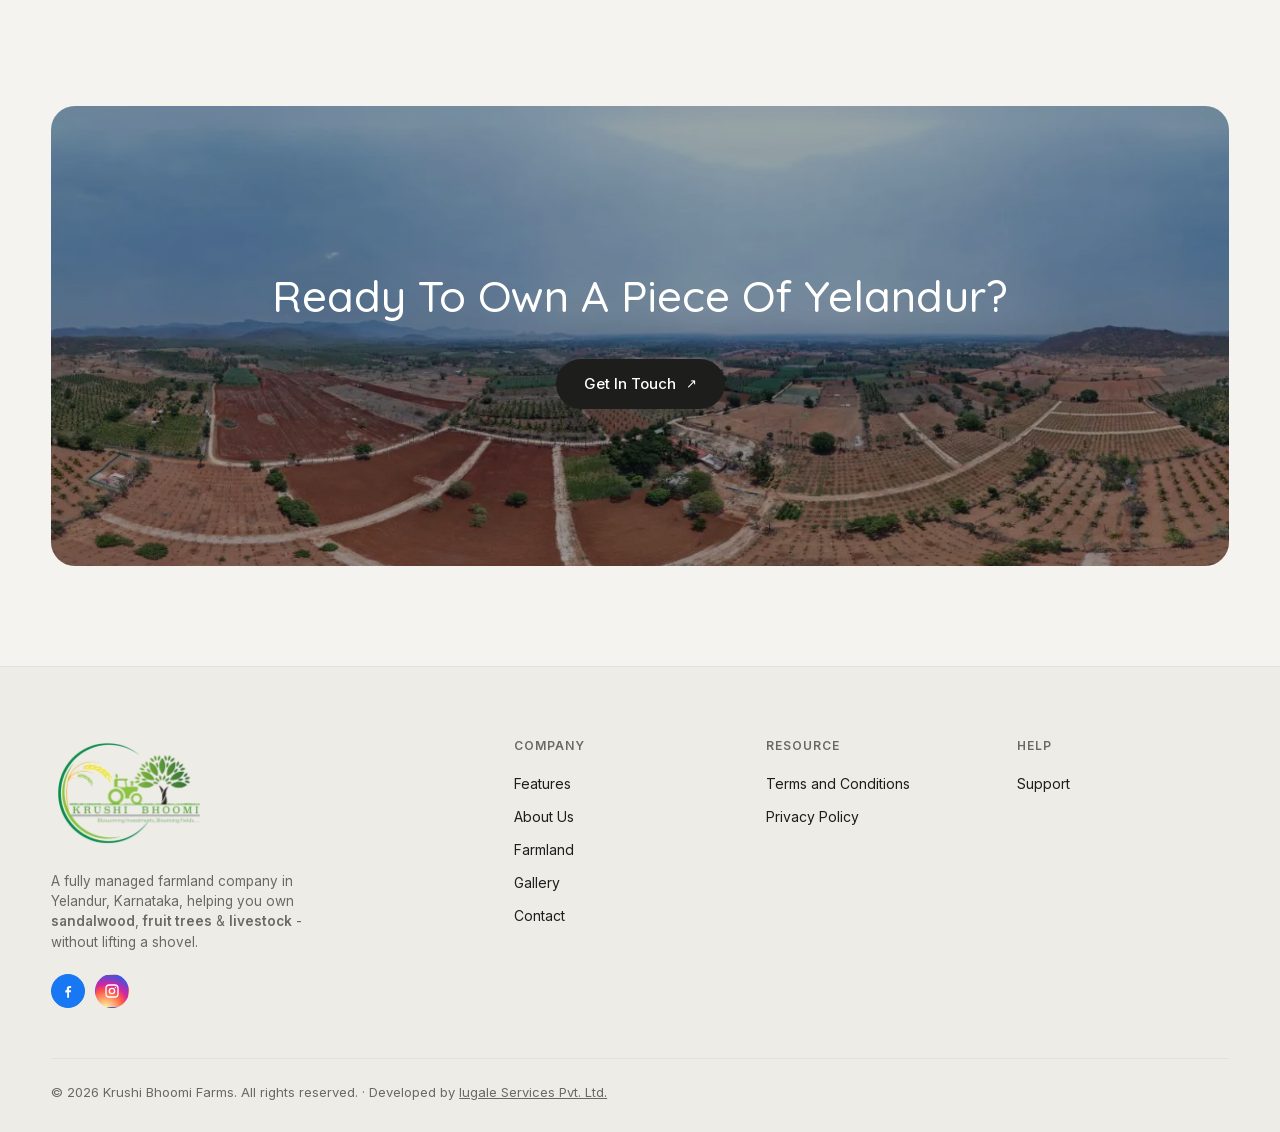
<file: about.html>
<!DOCTYPE html>
<html lang="en">
<head>
  <meta charset="UTF-8" />
  <meta name="viewport" content="width=device-width, initial-scale=1.0" />
  <title>About Krushi Bhoomi Farms | Managed Farmland, Yelandur</title>
  <link rel="stylesheet" href="style.css?v=20260716-3" />
  <link rel="icon" href="favicon.ico" sizes="any" />
  <link rel="icon" type="image/png" sizes="32x32" href="assets/images/logo/favicon-32.png" />
  <link rel="icon" type="image/png" sizes="16x16" href="assets/images/logo/favicon-16.png" />
  <link rel="icon" type="image/png" sizes="192x192" href="assets/images/logo/favicon-192.png" />
  <link rel="apple-touch-icon" href="assets/images/logo/apple-touch-icon.png" />
  <meta name="description" content="Meet the founders behind Krushi Bhoomi Farms - a managed farmland company in Yelandur, Karnataka helping investors own sandalwood, fruit trees & livestock." />
  <meta name="robots" content="index, follow" />
  <link rel="canonical" href="https://krushibhoomifarms.com/about" />

  <meta property="og:type" content="website" />
  <meta property="og:site_name" content="Krushi Bhoomi Farms" />
  <meta property="og:title" content="About Krushi Bhoomi Farms | Managed Farmland, Yelandur" />
  <meta property="og:description" content="Meet the founders behind Krushi Bhoomi Farms - a managed farmland company in Yelandur, Karnataka helping investors own sandalwood, fruit trees & livestock." />
  <meta property="og:url" content="https://krushibhoomifarms.com/about" />
  <meta property="og:image" content="https://krushibhoomifarms.com/assets/images/og/og-image.jpg" />
  <meta property="og:image:width" content="1200" />
  <meta property="og:image:height" content="630" />
  <meta property="og:locale" content="en_IN" />

  <meta name="twitter:card" content="summary_large_image" />
  <meta name="twitter:title" content="About Krushi Bhoomi Farms | Managed Farmland, Yelandur" />
  <meta name="twitter:description" content="Meet the founders behind Krushi Bhoomi Farms - a managed farmland company in Yelandur, Karnataka helping investors own sandalwood, fruit trees & livestock." />
  <meta name="twitter:image" content="https://krushibhoomifarms.com/assets/images/og/og-image.jpg" />

  <meta name="theme-color" content="#1d1d1b" />
  <link rel="manifest" href="site.webmanifest" />

  <!-- Google tag (gtag.js) - Consent Mode: analytics_storage denied until visitor accepts the cookie banner -->
  <script>
    window.dataLayer = window.dataLayer || [];
    function gtag(){dataLayer.push(arguments);}
    gtag('consent', 'default', { 'analytics_storage': 'denied' });
  </script>
  <script async src="https://www.googletagmanager.com/gtag/js?id=G-5G6R31Y445"></script>
  <script>
    gtag('js', new Date());
    gtag('config', 'G-5G6R31Y445');
  </script>

  <script type="application/ld+json">
{
  "@context": "https://schema.org",
  "@type": "LocalBusiness",
  "@id": "https://krushibhoomifarms.com/#organization",
  "name": "Krushi Bhoomi Farms",
  "url": "https://krushibhoomifarms.com/",
  "logo": "https://krushibhoomifarms.com/assets/images/logo/krushi-bhoomi-logo.png",
  "image": "https://krushibhoomifarms.com/assets/images/og/og-image.jpg",
  "description": "Managed farmland company in Yelandur, Karnataka offering sandalwood tree investment, fruit orchards, livestock, and fully managed farm plots.",
  "email": "sales@krushi-bhoomi.com",
  "telephone": "+91-96112-13181",  "address": {
    "@type": "PostalAddress",
    "streetAddress": "Fortuners Infra, #840, 1st Floor, 17th Main Road, Sector 3, HSR Layout",
    "addressLocality": "Bengaluru",
    "addressRegion": "Karnataka",
    "postalCode": "560102",
    "addressCountry": "IN"
  },
  "geo": {
    "@type": "GeoCoordinates",
    "latitude": 12.908309,
    "longitude": 77.641266
  },
  "sameAs": [
    "https://www.facebook.com/krushibhoomifarms/",
    "https://www.instagram.com/krushibhoomifarms"
  ],
  "areaServed": {
    "@type": "Place",
    "name": "Yelandur, Chamarajanagar District, Karnataka"
  }
}
  </script>

  <script type="application/ld+json">
{
  "@context": "https://schema.org",
  "@type": "BreadcrumbList",
  "itemListElement": [
    {
      "@type": "ListItem",
      "position": 1,
      "name": "Home",
      "item": "https://krushibhoomifarms.com/"
    },
    {
      "@type": "ListItem",
      "position": 2,
      "name": "About Us",
      "item": "https://krushibhoomifarms.com/about"
    }
  ]
}
  </script>
</head>
<body>

  <!-- ============ HEADER ============ -->
  <header class="site-header">
    <div class="container header-inner">
      <a href="" class="logo">
        <picture>
          <source srcset="assets/images/logo/krushi-bhoomi-logo.webp" type="image/webp" />
          <img decoding="async" loading="eager" height="451" width="628" src="assets/images/logo/krushi-bhoomi-logo.png" alt="Krushi Bhoomi Farms" class="logo-full" />
        </picture>
      </a>

      <nav class="main-nav" id="mainNav">
        <a href="" class="nav-link"><span class="nav-dot">⌂</span> Home</a>
        <a href="about" class="nav-link">About Us</a>
        <a href="farmland" class="nav-link">Farmland</a>
        <a href="gallery" class="nav-link">Gallery</a>
      </nav>

      <div class="header-actions">
        <a href="contact" class="btn-outline">Contact us</a>
      </div>

      <a href="contact" class="mobile-contact-link" aria-label="Contact us">
        <svg aria-hidden="true" viewBox="0 0 24 24" focusable="false">
          <path d="M6.62 10.79c1.44 2.83 3.76 5.15 6.59 6.59l2.2-2.2c.31-.31.76-.42 1.17-.28 1.29.43 2.67.66 4.08.66.63 0 1.14.51 1.14 1.14v3.5c0 .63-.51 1.14-1.14 1.14C10.5 21.34 2.66 13.5 2.66 3.34c0-.63.51-1.14 1.14-1.14h3.5c.63 0 1.14.51 1.14 1.14 0 1.41.23 2.79.66 4.08.13.41.03.86-.28 1.17l-2.2 2.2z" />
        </svg>
      </a>

      <button class="nav-toggle" id="navToggle" aria-label="Toggle menu" aria-expanded="false" aria-controls="mainNav">☰</button>
    </div>
  </header>

  <!-- ============ PAGE HERO ============ -->
  <section class="page-hero">
    <div class="container page-hero-inner">
      <span class="hero-pill"><span class="pill-dot"></span> Our Story</span>
      <h1>Where Nature Meets Opportunity.</h1>
      <p>Krushi Bhoomi Farms is a fully managed farmland company nestled in the red soil of Yelandur, Karnataka - 120 acres dedicated to sandalwood, fruit orchards, and sustainable livestock.</p>
    </div>
  </section>

  <!-- ============ STORY / STATEMENT ============ -->
  <section class="statement">
    <div class="container statement-grid">
      <div class="statement-left">
        <span class="year">Est. 2017</span>
        <div class="tag-row" id="statementTabs" role="tablist" aria-label="About highlights">
          <button type="button" class="tag tag-active" data-statement="managed-farmland" role="tab" aria-selected="true">Managed Farmland</button>
          <button type="button" class="tag" data-statement="sandalwood" role="tab" aria-selected="false">Sandalwood</button>
          <button type="button" class="tag" data-statement="livestock-model" role="tab" aria-selected="false">Livestock Model</button>
        </div>
      </div>
      <div class="statement-right" id="statementPanel" data-statement-context="about">
        <h2 id="statementTitle">A Visionary Project Redefining How You Invest In Nature, Agriculture, And Your Future.</h2>
        <p class="statement-desc" id="statementDesc">
          Krushi Bhoomi Farms is dedicated to redefining the way you invest in nature, agriculture, and your future. Our managed farmland initiative is built on a simple yet transformative idea - a sustainable, integrated farming ecosystem that marries financial growth with the nurturing power of nature. Founded by entrepreneurs with deep roots in both urban real estate and rural agronomy, Krushi Bhoomi Farms emerged from a desire to help modern investors reconnect with the land. Spread across 120 acres of fertile red soil in Yelandur, our carefully planned 6,500 sq.ft. plots are designed to deliver multiple streams of revenue and personal fulfillment.
        </p>
        <div class="statement-labels">
          <span id="statementLabelLeft">Harvesting Legacy.</span>
          <span id="statementLabelRight">Planting Tomorrow</span>
        </div>
      </div>
    </div>
  </section>

  <!-- ============ MISSION & VISION ============ -->
  <section class="solutions">
    <div class="container">
      <h2 class="section-title">Our Mission &amp; Vision</h2>
      <div class="mission-vision-grid">
        <div class="mv-block">
          <h3>Mission</h3>
          <p>To enable everyone to engage in profitable, sustainable farming through fully managed farms, ensuring long-term partnerships and growth.</p>
        </div>
        <div class="mv-block">
          <h3>Vision</h3>
          <p>To connect people with farming through responsible business models, prioritizing customer well-being, land stewardship, and ethical practices - while driving economic growth and environmental conservation.</p>
        </div>
      </div>

      <div class="solutions-head" style="margin-top: 60px;">
        <h2>What This Looks Like</h2>
        <p>Every decision we make - from the farmland we manage to the trees we plant - is guided by three core pillars.</p>
      </div>

      <div class="solutions-grid">
        <article class="sol-card">
          <picture><source srcset="assets/images/gallery/gallery-36.webp" type="image/webp" /><img decoding="async" loading="lazy" height="600" width="910" src="assets/images/gallery/gallery-36.jpg" alt="Ethical and responsible farm operations" /></picture>
          <h3>Ethical &amp; Responsible</h3>
          <p>We employ ethical business practices and maintain the highest standards of quality and production.</p>
        </article>
        <article class="sol-card sol-card--raised">
          <picture><source srcset="assets/images/gallery/gallery-17.webp" type="image/webp" /><img decoding="async" loading="lazy" height="1280" width="960" src="assets/images/gallery/gallery-17.jpg" alt="People and land first" /></picture>
          <h3>People &amp; Land First</h3>
          <p>The well-being of our customers, the land, and our local communities stays at the centre of every decision.</p>
        </article>
        <article class="sol-card">
          <picture><source srcset="assets/images/gallery/gallery-05.webp" type="image/webp" /><img decoding="async" loading="lazy" height="963" width="1280" src="assets/images/gallery/gallery-05.jpg" alt="Environmental stewardship" /></picture>
          <h3>Environmental Stewardship</h3>
          <p>We're dedicated to environmental conservation and preservation, alongside steady economic growth.</p>
        </article>
      </div>
    </div>
  </section>

  <!-- ============ TIMELINE ============ -->
  <section class="about-timeline-section">
    <div class="container">
      <h2 class="section-title">Our Journey</h2>
      <div class="timeline-shell" data-scrollable-region>
        <div class="timeline">
          <div class="timeline-item">
            <span class="timeline-year">2017</span>
            <p>Land acquisition begins in Yelandur, Karnataka, laying the foundation for what would become Krushi Bhoomi Farms.</p>
          </div>
          <div class="timeline-item">
            <span class="timeline-year">2018</span>
            <p>First plantation trials begin, testing sandalwood alongside native fruit-bearing trees.</p>
          </div>
          <div class="timeline-item">
            <span class="timeline-year">2019</span>
            <p>Farm infrastructure takes shape - fencing, drip irrigation, and access roads are developed across the land.</p>
          </div>
          <div class="timeline-item">
            <span class="timeline-year">2020</span>
            <p>Farming operations expand, with a growing focus on sustainable, integrated cultivation practices.</p>
          </div>
          <div class="timeline-item">
            <span class="timeline-year">2021</span>
            <p>Groundwork is laid for a managed farmland investment model, opening the land to future plot owners.</p>
          </div>
          <div class="timeline-item">
            <span class="timeline-year">2022</span>
            <p>Farm operations mature, setting the stage for the Krushi Bhoomi Farms brand.</p>
          </div>
          <div class="timeline-item">
            <span class="timeline-year">2023</span>
            <p>Krushi Bhoomi Farms brand and website take shape, with sandalwood and mixed-fruit farm plots planned across 120 acres in Yelandur.</p>
          </div>
          <div class="timeline-item">
            <span class="timeline-year">2024</span>
            <p>First plot booking confirmed, and farm operations take root on the ground in Yelandur.</p>
          </div>
          <div class="timeline-item">
            <span class="timeline-year">2025</span>
            <p>Farm model refined to 6,500 sq.ft. plots - a blend of 40 to 50 sandalwood and fruit trees, plus a cow and sheep for every plot owner.</p>
          </div>
          <div class="timeline-item">
            <span class="timeline-year">2026</span>
            <p>Digital campaigns across Facebook and Instagram bring the Krushi Bhoomi story to new investors.</p>
          </div>
        </div>
        <div class="timeline-scroll-indicator" aria-hidden="true">
          <span class="timeline-scroll-track">
            <span class="timeline-scroll-thumb"></span>
          </span>
        </div>
      </div>
    </div>
  </section>

  <!-- ============ FOUNDERS ============ -->
  <section class="team-section">
    <div class="container">
      <h2 class="section-title">Founders' Message</h2>

      <div class="founder-message">
        <p>Dear Patrons and Nature Enthusiasts, Welcome to Krushi Bhoomi Farms!</p>
        <p>Our journey began with a deep-rooted passion for agriculture and a vision to redefine the narrative of farming investments. Krushi Bhoomi Farms emerged as a dream - a harmonious blend of nature's abundance and modern agro-investment practices.</p>
        <p>At Krushi Bhoomi, we believe in more than just cultivating crops; we believe in nurturing dreams. Our commitment extends beyond providing farmlands; it's about empowering our investors to connect with the earth, to prosper alongside their investments, and to embrace the serenity of farm living.</p>
        <p>With a dedicated team and a relentless pursuit of sustainable farming practices, we aim to create a haven where agriculture meets innovation. Our promise is to manage your investments with utmost care, ensuring not just healthy yields, but also a bountiful relationship with the land.</p>
        <p>We invite you to join us on this fulfilling journey. Let's cultivate prosperity, let's embrace nature's legacy together.</p>
        <p class="founder-sign">Warm regards,<br />Founders, Krushi Bhoomi Farms</p>
      </div>

      <div class="team-grid team-grid--two-col">
        <article class="team-card">
          <picture>
            <source srcset="assets/images/team/muheeb-ul-haq.webp" type="image/webp" />
            <img src="assets/images/team/muheeb-ul-haq.jpg" alt="Muheeb Ul Haq" width="750" height="754" loading="lazy" decoding="async" />
          </picture>
          <h3>Muheeb Ul Haq</h3>
          <p>Founder</p>
        </article>
        <article class="team-card">
          <picture>
            <source srcset="assets/images/team/gowtham-gopalakrishna-naik.webp" type="image/webp" />
            <img src="assets/images/team/gowtham-gopalakrishna-naik.jpg" alt="Gowtam GopalKrishna Naik" width="620" height="620" loading="lazy" decoding="async" />
          </picture>
          <h3>Gowtam GopalKrishna Naik</h3>
          <p>Founder</p>
        </article>
      </div>
    </div>
  </section>

  <!-- ============ CTA ============ -->
  <section class="cta">
    <div class="container">
      <div class="cta-banner">
        <picture><source srcset="assets/images/gallery/gallery-41.webp" type="image/webp" /><img decoding="async" loading="lazy" height="727" width="1454" src="assets/images/gallery/gallery-41.jpg" alt="Aerial view of Krushi Bhoomi Farms plots in Yelandur" /></picture>
        <div class="cta-overlay">
          <h2>Ready To Own A Piece Of Yelandur?</h2>
          <a href="contact" class="btn-dark">Get In Touch <span class="btn-arrow">↗</span></a>
        </div>
      </div>
    </div>
  </section>

  <!-- ============ FOOTER ============ -->
  <footer class="site-footer">
    <div class="container footer-grid">
      <div class="footer-brand">
        <a href="" class="logo">
          <picture>
          <source srcset="assets/images/logo/krushi-bhoomi-logo.webp" type="image/webp" />
          <img decoding="async" loading="lazy" height="451" width="628" src="assets/images/logo/krushi-bhoomi-logo.png" alt="Krushi Bhoomi Farms" class="logo-full" />
        </picture>
        </a>
        <p>A fully managed farmland company in Yelandur, Karnataka, helping you own <strong>sandalwood</strong>, <strong>fruit trees</strong> &amp; <strong>livestock</strong> - without lifting a shovel.</p>
        <div class="socials">
          <a href="https://www.facebook.com/krushibhoomifarms/" target="_blank" rel="noopener" aria-label="Facebook" class="social-fb">
            <svg viewBox="0 0 24 24" width="16" height="16" aria-hidden="true">
              <path fill="currentColor" d="M13.5 22v-8h2.7l.4-3.1h-3.1V8.9c0-.9.2-1.5 1.5-1.5h1.7V4.6c-.3 0-1.3-.1-2.4-.1-2.4 0-4.1 1.5-4.1 4.2v2.3H8v3.1h2.8v8h2.7Z"/>
            </svg>
          </a>
          <a href="https://www.instagram.com/krushibhoomifarms" target="_blank" rel="noopener" aria-label="Instagram" class="social-ig">
            <svg viewBox="0 0 24 24" width="16" height="16" fill="none" stroke="currentColor" stroke-width="2" stroke-linecap="round" stroke-linejoin="round">
              <rect x="3" y="3" width="18" height="18" rx="5" />
              <circle cx="12" cy="12" r="4" />
              <circle cx="17.2" cy="6.8" r="1.1" fill="currentColor" stroke="none" />
            </svg>
          </a>
        </div>
      </div>

      <div class="footer-col">
        <h4>COMPANY</h4>
        <a href="#solutions">Features</a>
        <a href="about">About Us</a>
        <a href="farmland">Farmland</a>
        <a href="gallery">Gallery</a>
        <a href="contact">Contact</a>
      </div>

      <div class="footer-col">
        <h4>RESOURCE</h4>
        <a href="terms">Terms and Conditions</a>
        <a href="privacy">Privacy Policy</a>
      </div>

      <div class="footer-col">
        <h4>HELP</h4>
        <a href="contact">Support</a>
      </div>
    </div>
    <div class="container footer-bottom">
      <p>© 2026 Krushi Bhoomi Farms. All rights reserved. · Developed by <a href="https://iugale.com" target="_blank" rel="noopener">Iugale Services Pvt. Ltd.</a></p>
    </div>
  </footer>

  <script src="script.js?v=20260716-3"></script>
</body>
</html>
</file>
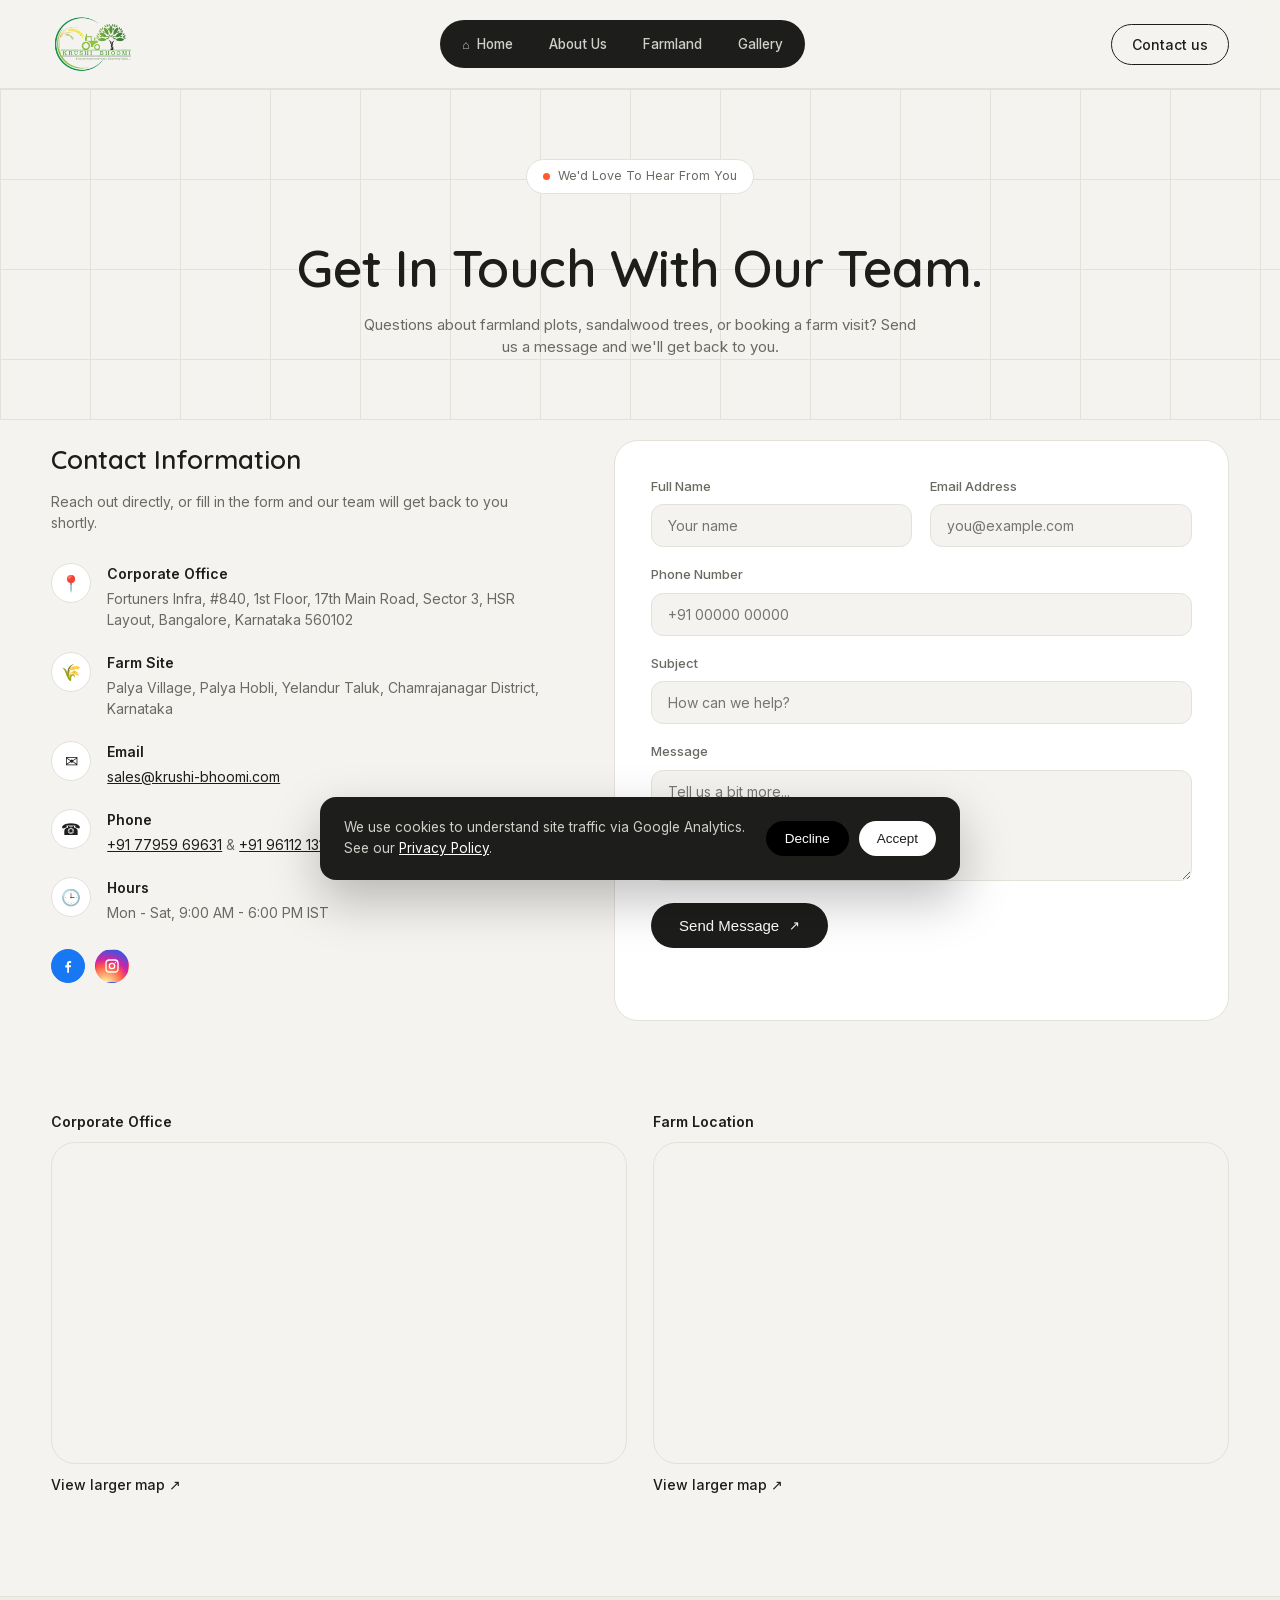
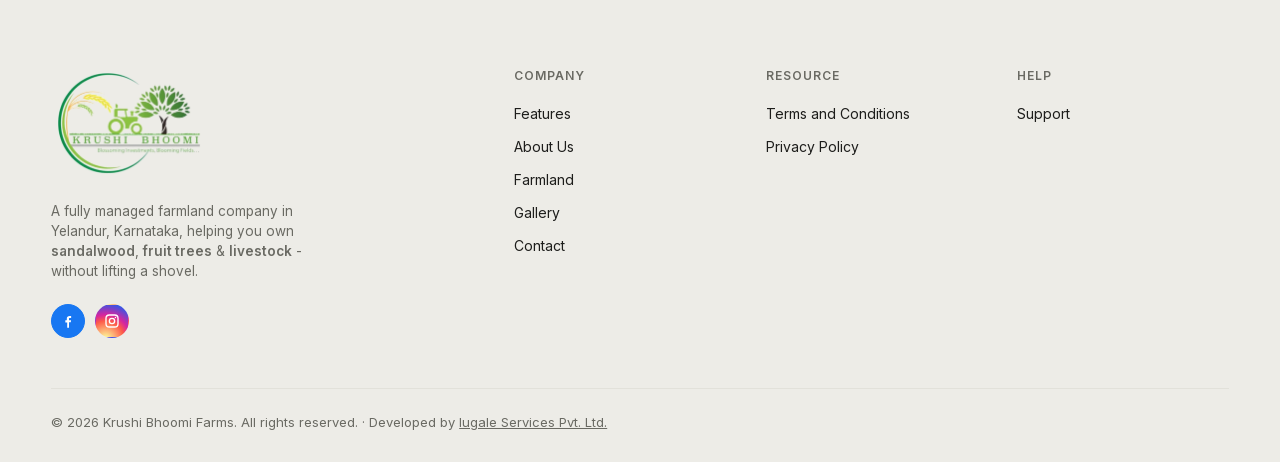
<file: contact.html>
<!DOCTYPE html>
<html lang="en">
<head>
  <meta charset="UTF-8" />
  <meta name="viewport" content="width=device-width, initial-scale=1.0" />
  <title>Contact Krushi Bhoomi Farms | Yelandur, Karnataka</title>
  <link rel="stylesheet" href="style.css?v=20260716-3" />
  <link rel="icon" href="favicon.ico" sizes="any" />
  <link rel="icon" type="image/png" sizes="32x32" href="assets/images/logo/favicon-32.png" />
  <link rel="icon" type="image/png" sizes="16x16" href="assets/images/logo/favicon-16.png" />
  <link rel="icon" type="image/png" sizes="192x192" href="assets/images/logo/favicon-192.png" />
  <link rel="apple-touch-icon" href="assets/images/logo/apple-touch-icon.png" />
  <meta name="description" content="Get in touch with Krushi Bhoomi Farms for farmland plots, sandalwood tree investment, or to book a free farm visit in Yelandur, Karnataka." />
  <meta name="robots" content="index, follow" />
  <link rel="canonical" href="https://krushibhoomifarms.com/contact" />

  <meta property="og:type" content="website" />
  <meta property="og:site_name" content="Krushi Bhoomi Farms" />
  <meta property="og:title" content="Contact Krushi Bhoomi Farms | Yelandur, Karnataka" />
  <meta property="og:description" content="Get in touch with Krushi Bhoomi Farms for farmland plots, sandalwood tree investment, or to book a free farm visit in Yelandur, Karnataka." />
  <meta property="og:url" content="https://krushibhoomifarms.com/contact" />
  <meta property="og:image" content="https://krushibhoomifarms.com/assets/images/og/og-image.jpg" />
  <meta property="og:image:width" content="1200" />
  <meta property="og:image:height" content="630" />
  <meta property="og:locale" content="en_IN" />

  <meta name="twitter:card" content="summary_large_image" />
  <meta name="twitter:title" content="Contact Krushi Bhoomi Farms | Yelandur, Karnataka" />
  <meta name="twitter:description" content="Get in touch with Krushi Bhoomi Farms for farmland plots, sandalwood tree investment, or to book a free farm visit in Yelandur, Karnataka." />
  <meta name="twitter:image" content="https://krushibhoomifarms.com/assets/images/og/og-image.jpg" />

  <meta name="theme-color" content="#1d1d1b" />
  <link rel="manifest" href="site.webmanifest" />

  <!-- Google tag (gtag.js) - Consent Mode: analytics_storage denied until visitor accepts the cookie banner -->
  <script>
    window.dataLayer = window.dataLayer || [];
    function gtag(){dataLayer.push(arguments);}
    gtag('consent', 'default', { 'analytics_storage': 'denied' });
  </script>
  <script async src="https://www.googletagmanager.com/gtag/js?id=G-5G6R31Y445"></script>
  <script>
    gtag('js', new Date());
    gtag('config', 'G-5G6R31Y445');
  </script>

  <script type="application/ld+json">
{
  "@context": "https://schema.org",
  "@type": "LocalBusiness",
  "@id": "https://krushibhoomifarms.com/#organization",
  "name": "Krushi Bhoomi Farms",
  "url": "https://krushibhoomifarms.com/",
  "logo": "https://krushibhoomifarms.com/assets/images/logo/krushi-bhoomi-logo.png",
  "image": "https://krushibhoomifarms.com/assets/images/og/og-image.jpg",
  "description": "Managed farmland company in Yelandur, Karnataka offering sandalwood tree investment, fruit orchards, livestock, and fully managed farm plots.",
  "email": "sales@krushi-bhoomi.com",
  "telephone": "+91-96112-13181",  "address": {
    "@type": "PostalAddress",
    "streetAddress": "Fortuners Infra, #840, 1st Floor, 17th Main Road, Sector 3, HSR Layout",
    "addressLocality": "Bengaluru",
    "addressRegion": "Karnataka",
    "postalCode": "560102",
    "addressCountry": "IN"
  },
  "geo": {
    "@type": "GeoCoordinates",
    "latitude": 12.908309,
    "longitude": 77.641266
  },
  "sameAs": [
    "https://www.facebook.com/krushibhoomifarms/",
    "https://www.instagram.com/krushibhoomifarms"
  ],
  "areaServed": {
    "@type": "Place",
    "name": "Yelandur, Chamarajanagar District, Karnataka"
  }
}
  </script>

  <script type="application/ld+json">
{
  "@context": "https://schema.org",
  "@type": "BreadcrumbList",
  "itemListElement": [
    {
      "@type": "ListItem",
      "position": 1,
      "name": "Home",
      "item": "https://krushibhoomifarms.com/"
    },
    {
      "@type": "ListItem",
      "position": 2,
      "name": "Contact",
      "item": "https://krushibhoomifarms.com/contact"
    }
  ]
}
  </script>
</head>
<body>

  <!-- ============ HEADER ============ -->
  <header class="site-header">
    <div class="container header-inner">
      <a href="" class="logo">
        <picture>
          <source srcset="assets/images/logo/krushi-bhoomi-logo.webp" type="image/webp" />
          <img decoding="async" loading="eager" height="451" width="628" src="assets/images/logo/krushi-bhoomi-logo.png" alt="Krushi Bhoomi Farms" class="logo-full" />
        </picture>
      </a>

      <nav class="main-nav" id="mainNav">
        <a href="" class="nav-link"><span class="nav-dot">⌂</span> Home</a>
        <a href="about" class="nav-link">About Us</a>
        <a href="farmland" class="nav-link">Farmland</a>
        <a href="gallery" class="nav-link">Gallery</a>
      </nav>

      <div class="header-actions">
        <a href="contact" class="btn-outline">Contact us</a>
      </div>

      <a href="contact" class="mobile-contact-link" aria-label="Contact us">
        <svg aria-hidden="true" viewBox="0 0 24 24" focusable="false">
          <path d="M6.62 10.79c1.44 2.83 3.76 5.15 6.59 6.59l2.2-2.2c.31-.31.76-.42 1.17-.28 1.29.43 2.67.66 4.08.66.63 0 1.14.51 1.14 1.14v3.5c0 .63-.51 1.14-1.14 1.14C10.5 21.34 2.66 13.5 2.66 3.34c0-.63.51-1.14 1.14-1.14h3.5c.63 0 1.14.51 1.14 1.14 0 1.41.23 2.79.66 4.08.13.41.03.86-.28 1.17l-2.2 2.2z" />
        </svg>
      </a>

      <button class="nav-toggle" id="navToggle" aria-label="Toggle menu" aria-expanded="false" aria-controls="mainNav">☰</button>
    </div>
  </header>

  <!-- ============ PAGE HERO ============ -->
  <section class="page-hero">
    <div class="container page-hero-inner">
      <span class="hero-pill"><span class="pill-dot"></span> We'd Love To Hear From You</span>
      <h1>Get In Touch With Our Team.</h1>
      <p>Questions about farmland plots, sandalwood trees, or booking a farm visit? Send us a message and we'll get back to you.</p>
    </div>
  </section>

  <!-- ============ CONTACT GRID ============ -->
  <section class="contact-section">
    <div class="container contact-grid">

      <div class="contact-info">
        <h2>Contact Information</h2>
        <p class="contact-lead">Reach out directly, or fill in the form and our team will get back to you shortly.</p>

        <div class="contact-item">
          <span class="contact-icon">📍</span>
          <div>
            <h4>Corporate Office</h4>
            <p>Fortuners Infra, #840, 1st Floor, 17th Main Road, Sector 3, HSR Layout, Bangalore, Karnataka 560102</p>
          </div>
        </div>
        <div class="contact-item">
          <span class="contact-icon">🌾</span>
          <div>
            <h4>Farm Site</h4>
            <p>Palya Village, Palya Hobli, Yelandur Taluk, Chamrajanagar District, Karnataka</p>
          </div>
        </div>
        <div class="contact-item">
          <span class="contact-icon">✉</span>
          <div>
            <h4>Email</h4>
            <p><a href="mailto:sales@krushi-bhoomi.com">sales@krushi-bhoomi.com</a></p>
          </div>
        </div>
        <div class="contact-item">
          <span class="contact-icon">☎</span>
          <div>
            <h4>Phone</h4>
            <p><a href="tel:+917795969631">+91 77959 69631</a> &amp; <a href="tel:+919611213181">+91 96112 13181</a></p>
          </div>
        </div>
        <div class="contact-item">
          <span class="contact-icon">🕒</span>
          <div>
            <h4>Hours</h4>
            <p>Mon - Sat, 9:00 AM - 6:00 PM IST</p>
          </div>
        </div>

        <div class="socials" style="margin-top: 26px;">
          <a href="https://www.facebook.com/krushibhoomifarms/" target="_blank" rel="noopener" aria-label="Facebook" class="social-fb">
            <svg viewBox="0 0 24 24" width="16" height="16" aria-hidden="true">
              <path fill="currentColor" d="M13.5 22v-8h2.7l.4-3.1h-3.1V8.9c0-.9.2-1.5 1.5-1.5h1.7V4.6c-.3 0-1.3-.1-2.4-.1-2.4 0-4.1 1.5-4.1 4.2v2.3H8v3.1h2.8v8h2.7Z"/>
            </svg>
          </a>
          <a href="https://www.instagram.com/krushibhoomifarms" target="_blank" rel="noopener" aria-label="Instagram" class="social-ig">
            <svg viewBox="0 0 24 24" width="16" height="16" fill="none" stroke="currentColor" stroke-width="2" stroke-linecap="round" stroke-linejoin="round">
              <rect x="3" y="3" width="18" height="18" rx="5" />
              <circle cx="12" cy="12" r="4" />
              <circle cx="17.2" cy="6.8" r="1.1" fill="currentColor" stroke="none" />
            </svg>
          </a>
        </div>
      </div>

      <div class="contact-form-wrap">
        <form class="contact-form" id="contactForm" action="/contact.php" method="post">
          <input type="hidden" name="formType" value="contact" />
          <div class="form-row">
            <div class="form-field">
              <label for="nameInput">Full Name</label>
              <input type="text" name="name" id="nameInput" placeholder="Your name" required autocomplete="name" maxlength="100" />
            </div>
            <div class="form-field">
              <label for="contactEmailInput">Email Address</label>
              <input type="email" name="email" id="contactEmailInput" placeholder="you@example.com" required autocomplete="email" maxlength="254" />
            </div>
          </div>
          <div class="form-field">
            <label for="phoneInput">Phone Number</label>
            <input type="tel" name="phone" id="phoneInput" placeholder="+91 00000 00000" autocomplete="tel" maxlength="30" />
          </div>
          <div class="form-field">
            <label for="subjectInput">Subject</label>
            <input type="text" name="subject" id="subjectInput" placeholder="How can we help?" maxlength="150" />
          </div>
          <div class="form-field">
            <label for="messageInput">Message</label>
            <textarea name="message" id="messageInput" rows="5" placeholder="Tell us a bit more..." required maxlength="5000"></textarea>
          </div>
          <input type="text" name="website" class="form-honeypot" tabindex="-1" autocomplete="off" aria-hidden="true" />
          <button type="submit" class="btn-dark">Send Message <span class="btn-arrow">↗</span></button>
          <p class="cta-msg-light" id="contactMsg"></p>
        </form>
      </div>
    </div>
  </section>

  <!-- ============ MAP ============ -->
  <section class="map-section">
    <div class="container map-grid">
      <div>
        <h4 class="map-label">Corporate Office</h4>
        <div class="map-wrap">
          <iframe
            title="Krushi Bhoomi Farms corporate office location"
            src="https://www.openstreetmap.org/export/embed.html?bbox=77.631266,12.898309,77.651266,12.918309&marker=12.908309,77.641266"
            loading="lazy"
            referrerpolicy="no-referrer-when-downgrade">
          </iframe>
        </div>
        <a href="https://maps.google.com/?q=12.908309,77.641266" target="_blank" rel="noopener" class="btn-link map-view-link">View larger map ↗</a>
      </div>
      <div>
        <h4 class="map-label">Farm Location</h4>
        <div class="map-wrap">
          <iframe
            title="Krushi Bhoomi Farms land location"
            src="https://www.openstreetmap.org/export/embed.html?bbox=77.074129,11.998204,77.094129,12.018204&marker=12.008204,77.084129"
            loading="lazy"
            referrerpolicy="no-referrer-when-downgrade">
          </iframe>
        </div>
        <a href="https://maps.google.com/?q=12.008204,77.084129" target="_blank" rel="noopener" class="btn-link map-view-link">View larger map ↗</a>
      </div>
    </div>
  </section>

  <!-- ============ FOOTER ============ -->
  <footer class="site-footer">
    <div class="container footer-grid">
      <div class="footer-brand">
        <a href="" class="logo">
          <picture>
          <source srcset="assets/images/logo/krushi-bhoomi-logo.webp" type="image/webp" />
          <img decoding="async" loading="lazy" height="451" width="628" src="assets/images/logo/krushi-bhoomi-logo.png" alt="Krushi Bhoomi Farms" class="logo-full" />
        </picture>
        </a>
        <p>A fully managed farmland company in Yelandur, Karnataka, helping you own <strong>sandalwood</strong>, <strong>fruit trees</strong> &amp; <strong>livestock</strong> - without lifting a shovel.</p>
        <div class="socials">
          <a href="https://www.facebook.com/krushibhoomifarms/" target="_blank" rel="noopener" aria-label="Facebook" class="social-fb">
            <svg viewBox="0 0 24 24" width="16" height="16" aria-hidden="true">
              <path fill="currentColor" d="M13.5 22v-8h2.7l.4-3.1h-3.1V8.9c0-.9.2-1.5 1.5-1.5h1.7V4.6c-.3 0-1.3-.1-2.4-.1-2.4 0-4.1 1.5-4.1 4.2v2.3H8v3.1h2.8v8h2.7Z"/>
            </svg>
          </a>
          <a href="https://www.instagram.com/krushibhoomifarms" target="_blank" rel="noopener" aria-label="Instagram" class="social-ig">
            <svg viewBox="0 0 24 24" width="16" height="16" fill="none" stroke="currentColor" stroke-width="2" stroke-linecap="round" stroke-linejoin="round">
              <rect x="3" y="3" width="18" height="18" rx="5" />
              <circle cx="12" cy="12" r="4" />
              <circle cx="17.2" cy="6.8" r="1.1" fill="currentColor" stroke="none" />
            </svg>
          </a>
        </div>
      </div>

      <div class="footer-col">
        <h4>COMPANY</h4>
        <a href="#solutions">Features</a>
        <a href="about">About Us</a>
        <a href="farmland">Farmland</a>
        <a href="gallery">Gallery</a>
        <a href="contact">Contact</a>
      </div>

      <div class="footer-col">
        <h4>RESOURCE</h4>
        <a href="terms">Terms and Conditions</a>
        <a href="privacy">Privacy Policy</a>
      </div>

      <div class="footer-col">
        <h4>HELP</h4>
        <a href="contact">Support</a>
      </div>
    </div>
    <div class="container footer-bottom">
      <p>© 2026 Krushi Bhoomi Farms. All rights reserved. · Developed by <a href="https://iugale.com" target="_blank" rel="noopener">Iugale Services Pvt. Ltd.</a></p>
    </div>
  </footer>

  <script src="script.js?v=20260716-3"></script>
</body>
</html>
</file>
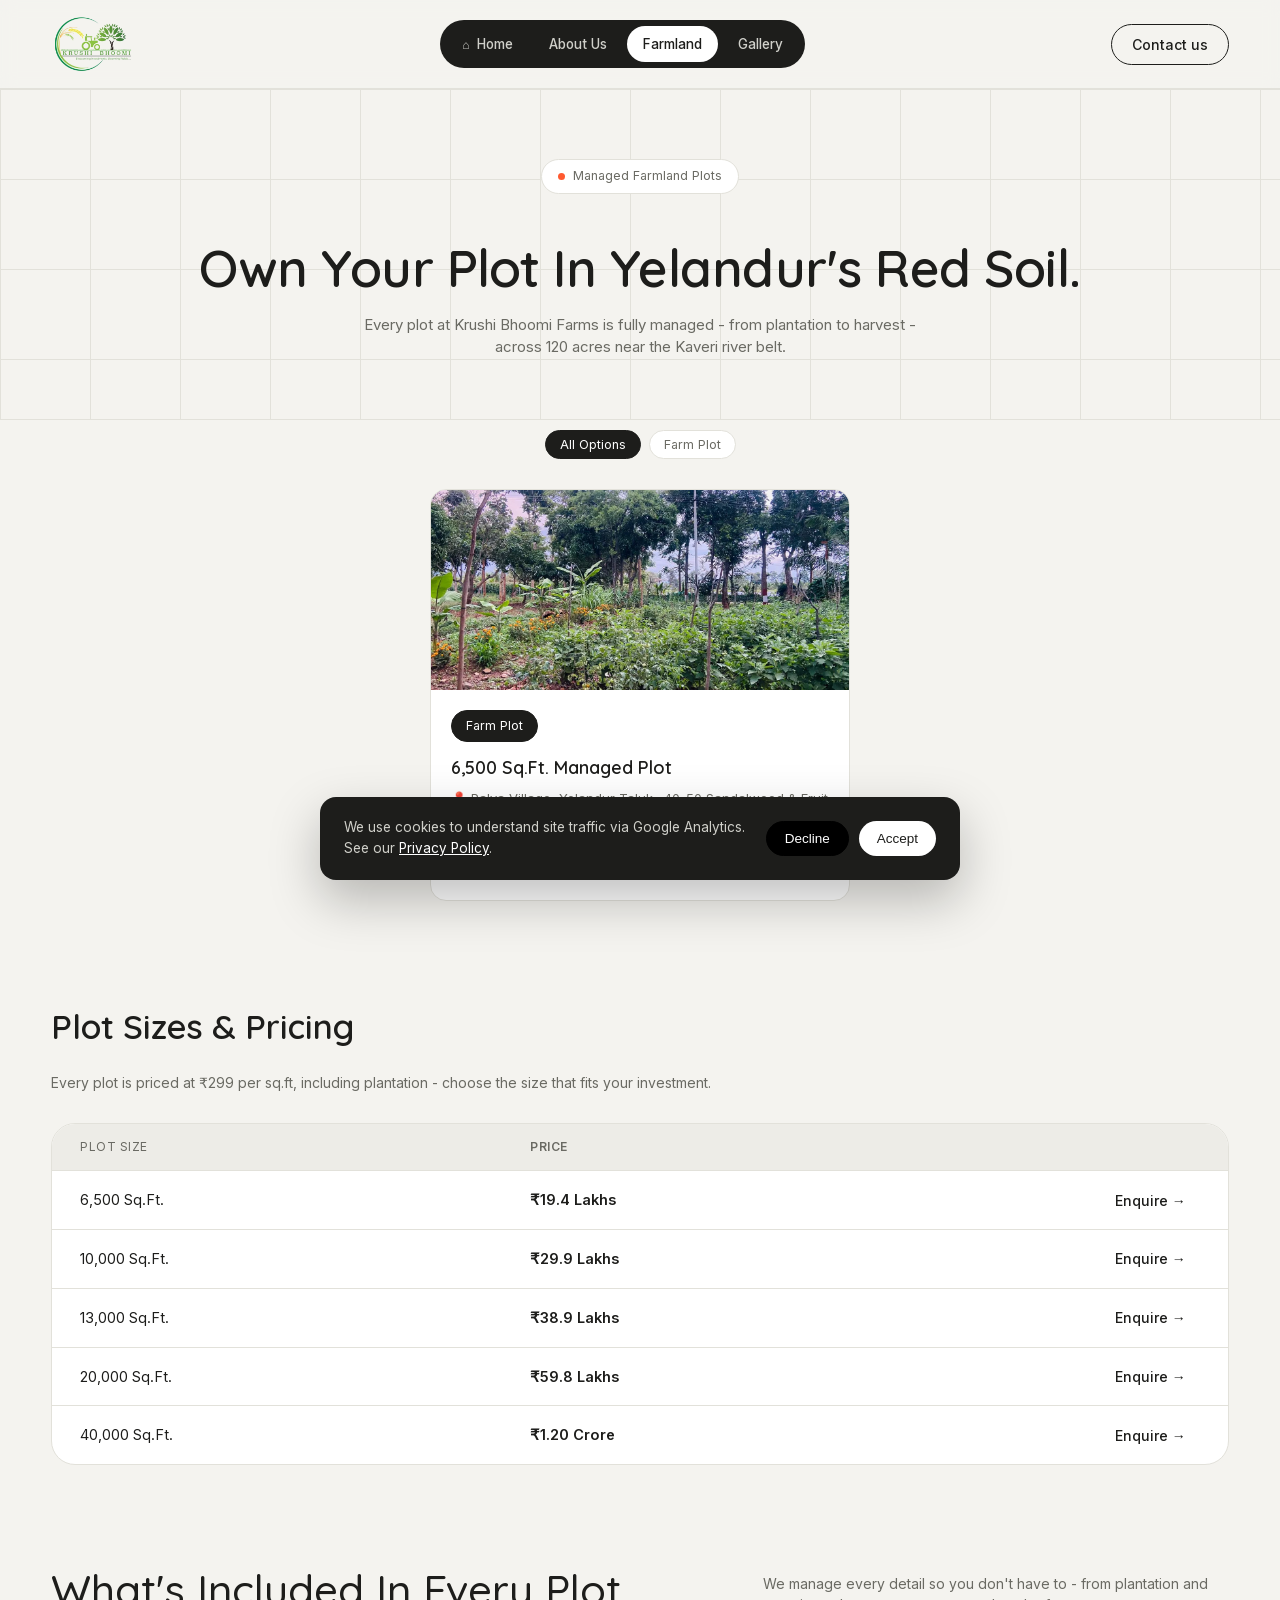
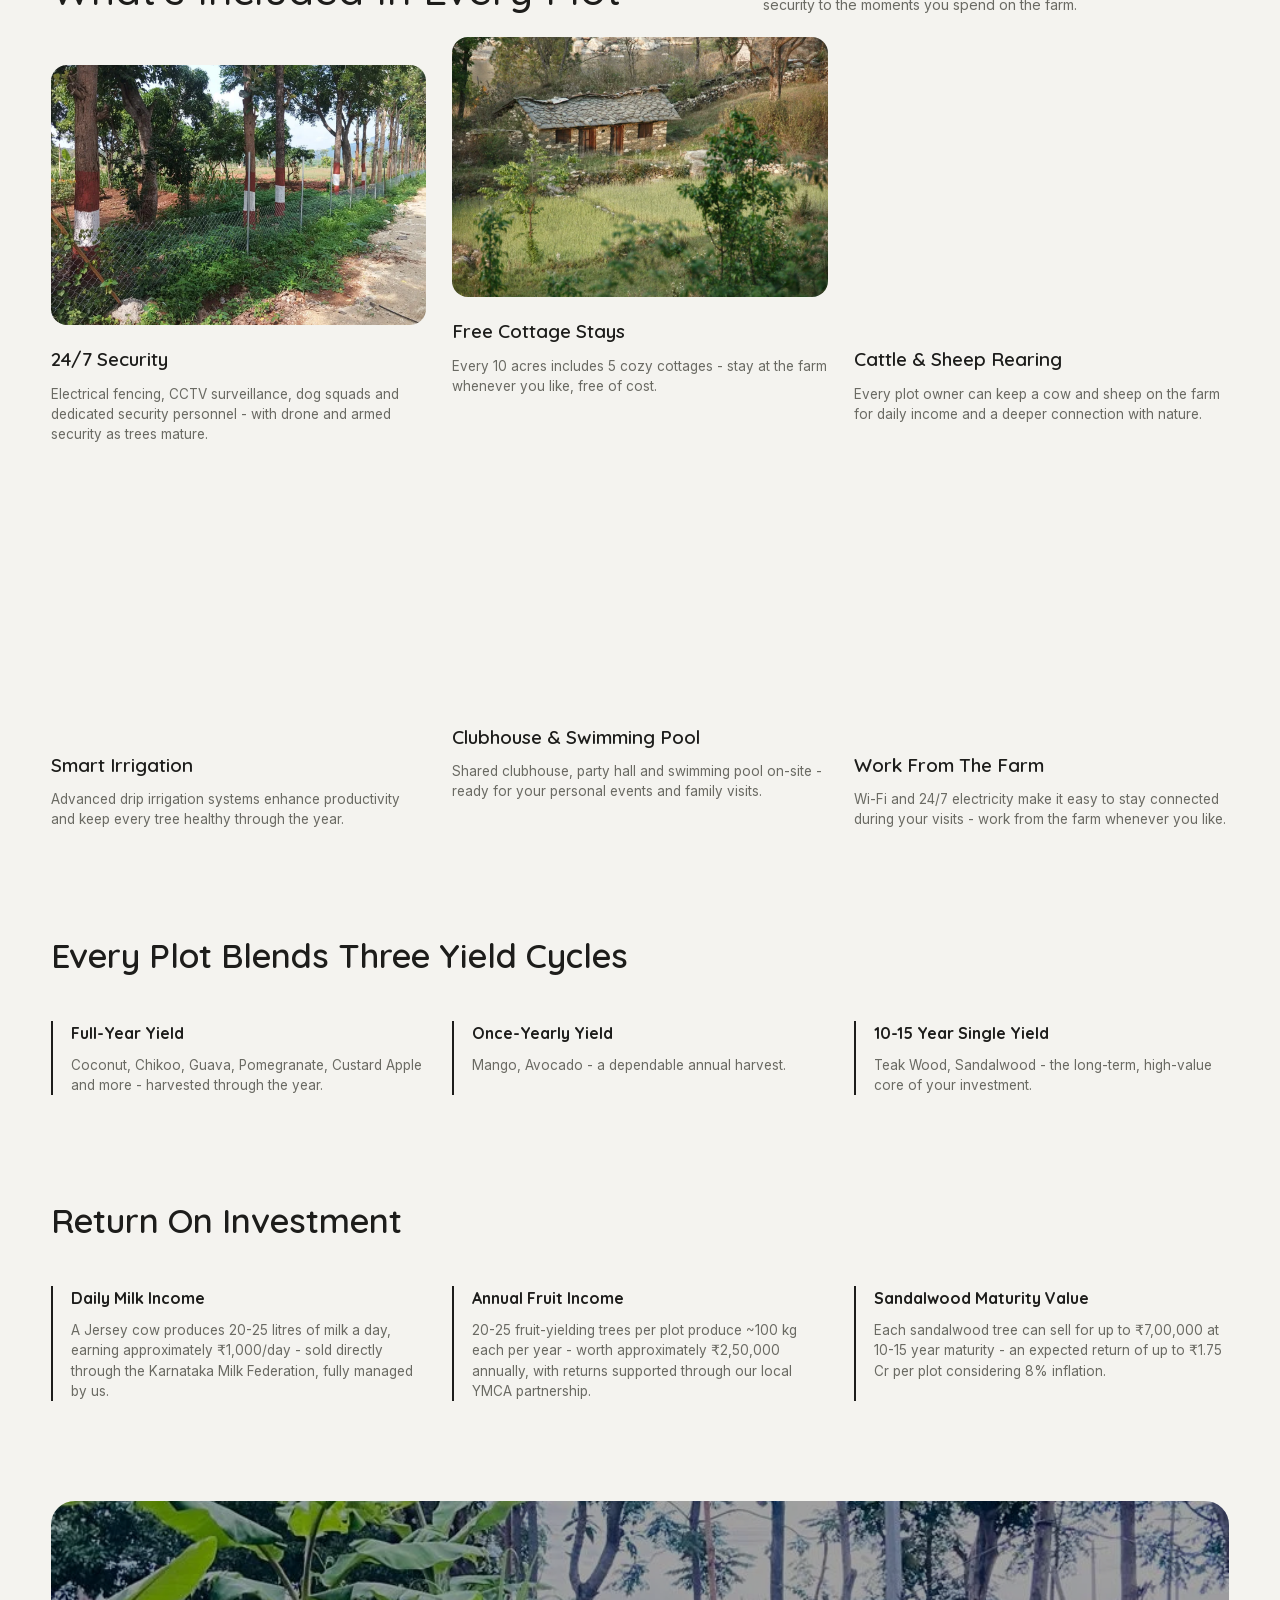
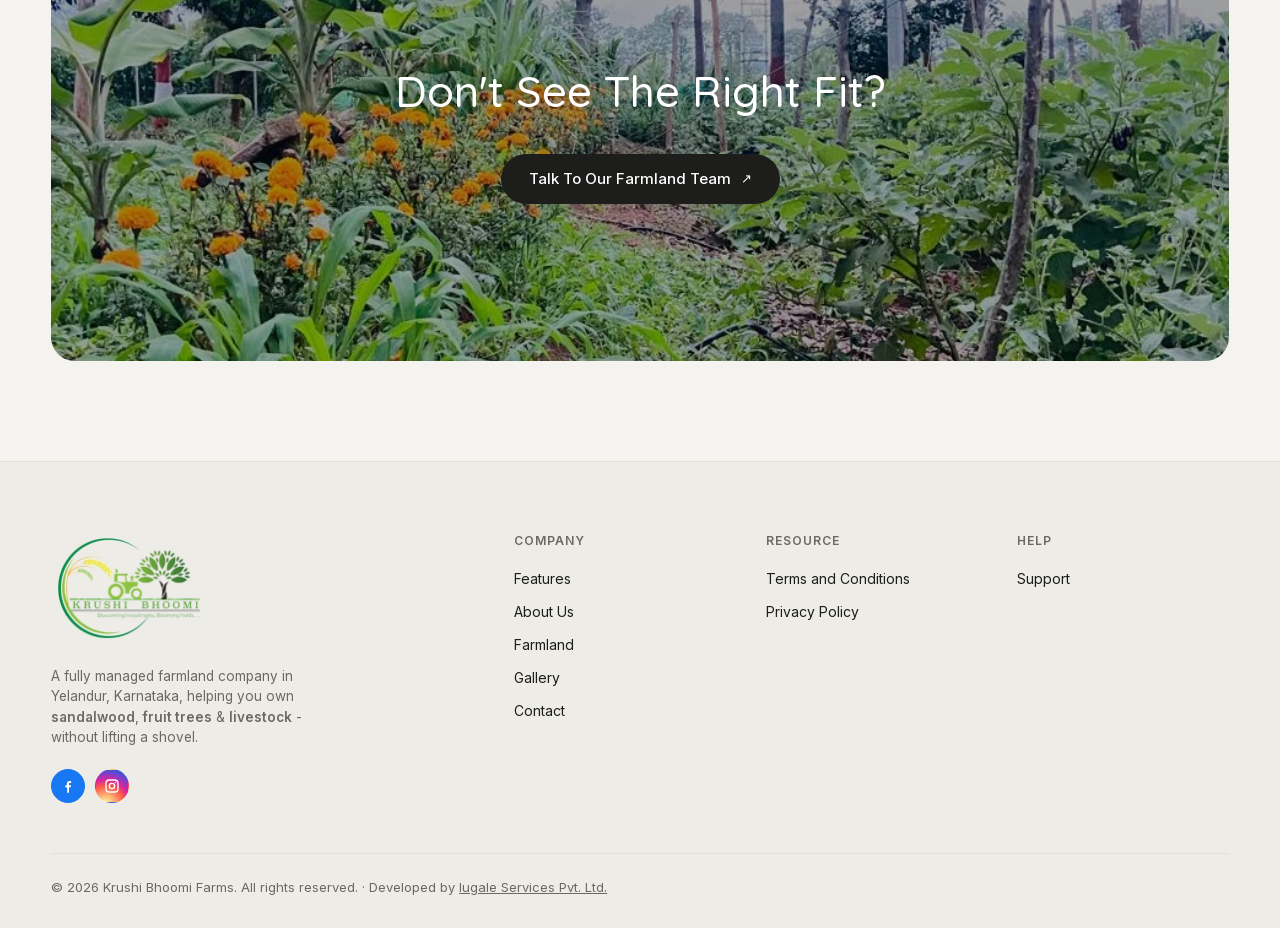
<file: farmland.html>
<!DOCTYPE html>
<html lang="en">
<head>
  <meta charset="UTF-8" />
  <meta name="viewport" content="width=device-width, initial-scale=1.0" />
  <title>Farmland Plots in Yelandur | Krushi Bhoomi Farms</title>
  <link rel="stylesheet" href="style.css?v=20260716-3" />
  <link rel="icon" href="favicon.ico" sizes="any" />
  <link rel="icon" type="image/png" sizes="32x32" href="assets/images/logo/favicon-32.png" />
  <link rel="icon" type="image/png" sizes="16x16" href="assets/images/logo/favicon-16.png" />
  <link rel="icon" type="image/png" sizes="192x192" href="assets/images/logo/favicon-192.png" />
  <link rel="apple-touch-icon" href="assets/images/logo/apple-touch-icon.png" />
  <meta name="description" content="Farm plots from ₹19.4 Lakhs in Yelandur, Karnataka - sandalwood & fruit trees, cattle & sheep, 24/7 security, fully managed." />
  <meta name="robots" content="index, follow" />
  <link rel="canonical" href="https://krushibhoomifarms.com/farmland" />

  <meta property="og:type" content="website" />
  <meta property="og:site_name" content="Krushi Bhoomi Farms" />
  <meta property="og:title" content="Farmland Plots in Yelandur | Krushi Bhoomi Farms" />
  <meta property="og:description" content="Farm plots from ₹19.4 Lakhs in Yelandur, Karnataka - sandalwood & fruit trees, cattle & sheep, 24/7 security, fully managed." />
  <meta property="og:url" content="https://krushibhoomifarms.com/farmland" />
  <meta property="og:image" content="https://krushibhoomifarms.com/assets/images/og/og-image.jpg" />
  <meta property="og:image:width" content="1200" />
  <meta property="og:image:height" content="630" />
  <meta property="og:locale" content="en_IN" />

  <meta name="twitter:card" content="summary_large_image" />
  <meta name="twitter:title" content="Farmland Plots in Yelandur | Krushi Bhoomi Farms" />
  <meta name="twitter:description" content="Farm plots from ₹19.4 Lakhs in Yelandur, Karnataka - sandalwood & fruit trees, cattle & sheep, 24/7 security, fully managed." />
  <meta name="twitter:image" content="https://krushibhoomifarms.com/assets/images/og/og-image.jpg" />

  <meta name="theme-color" content="#1d1d1b" />
  <link rel="manifest" href="site.webmanifest" />

  <!-- Google tag (gtag.js) - Consent Mode: analytics_storage denied until visitor accepts the cookie banner -->
  <script>
    window.dataLayer = window.dataLayer || [];
    function gtag(){dataLayer.push(arguments);}
    gtag('consent', 'default', { 'analytics_storage': 'denied' });
  </script>
  <script async src="https://www.googletagmanager.com/gtag/js?id=G-5G6R31Y445"></script>
  <script>
    gtag('js', new Date());
    gtag('config', 'G-5G6R31Y445');
  </script>

  <script type="application/ld+json">
{
  "@context": "https://schema.org",
  "@type": "LocalBusiness",
  "@id": "https://krushibhoomifarms.com/#organization",
  "name": "Krushi Bhoomi Farms",
  "url": "https://krushibhoomifarms.com/",
  "logo": "https://krushibhoomifarms.com/assets/images/logo/krushi-bhoomi-logo.png",
  "image": "https://krushibhoomifarms.com/assets/images/og/og-image.jpg",
  "description": "Managed farmland company in Yelandur, Karnataka offering sandalwood tree investment, fruit orchards, livestock, and fully managed farm plots.",
  "email": "sales@krushi-bhoomi.com",
  "telephone": "+91-96112-13181",  "address": {
    "@type": "PostalAddress",
    "streetAddress": "Fortuners Infra, #840, 1st Floor, 17th Main Road, Sector 3, HSR Layout",
    "addressLocality": "Bengaluru",
    "addressRegion": "Karnataka",
    "postalCode": "560102",
    "addressCountry": "IN"
  },
  "geo": {
    "@type": "GeoCoordinates",
    "latitude": 12.908309,
    "longitude": 77.641266
  },
  "sameAs": [
    "https://www.facebook.com/krushibhoomifarms/",
    "https://www.instagram.com/krushibhoomifarms"
  ],
  "areaServed": {
    "@type": "Place",
    "name": "Yelandur, Chamarajanagar District, Karnataka"
  }
}
  </script>

  <script type="application/ld+json">
{
  "@context": "https://schema.org",
  "@type": "BreadcrumbList",
  "itemListElement": [
    {
      "@type": "ListItem",
      "position": 1,
      "name": "Home",
      "item": "https://krushibhoomifarms.com/"
    },
    {
      "@type": "ListItem",
      "position": 2,
      "name": "Farmland",
      "item": "https://krushibhoomifarms.com/farmland"
    }
  ]
}
  </script>

  <script type="application/ld+json">
{
  "@context": "https://schema.org",
  "@type": "Product",
  "name": "6,500 Sq.Ft. Managed Farm Plot",
  "description": "A fully managed 6,500 sq.ft. farm plot in Yelandur, Karnataka with 40-50 sandalwood and fruit-bearing trees, priced at ₹299 per sq.ft including plantation.",
  "image": "https://krushibhoomifarms.com/assets/images/gallery/gallery-10.jpg",
  "brand": {
    "@type": "Brand",
    "name": "Krushi Bhoomi Farms"
  },
  "offers": {
    "@type": "Offer",
    "url": "https://krushibhoomifarms.com/farmland",
    "availability": "https://schema.org/InStock",
    "price": "1943500",
    "priceCurrency": "INR"
  }
}
  </script>
</head>
<body>

  <!-- ============ HEADER ============ -->
  <header class="site-header">
    <div class="container header-inner">
      <a href="" class="logo">
        <picture>
          <source srcset="assets/images/logo/krushi-bhoomi-logo.webp" type="image/webp" />
          <img decoding="async" loading="eager" height="451" width="628" src="assets/images/logo/krushi-bhoomi-logo.png" alt="Krushi Bhoomi Farms" class="logo-full" />
        </picture>
      </a>

      <nav class="main-nav" id="mainNav">
        <a href="" class="nav-link"><span class="nav-dot">⌂</span> Home</a>
        <a href="about" class="nav-link">About Us</a>
        <a href="farmland" class="nav-link">Farmland</a>
        <a href="gallery" class="nav-link">Gallery</a>
      </nav>

      <div class="header-actions">
        <a href="contact" class="btn-outline">Contact us</a>
      </div>

      <a href="contact" class="mobile-contact-link" aria-label="Contact us">
        <svg aria-hidden="true" viewBox="0 0 24 24" focusable="false">
          <path d="M6.62 10.79c1.44 2.83 3.76 5.15 6.59 6.59l2.2-2.2c.31-.31.76-.42 1.17-.28 1.29.43 2.67.66 4.08.66.63 0 1.14.51 1.14 1.14v3.5c0 .63-.51 1.14-1.14 1.14C10.5 21.34 2.66 13.5 2.66 3.34c0-.63.51-1.14 1.14-1.14h3.5c.63 0 1.14.51 1.14 1.14 0 1.41.23 2.79.66 4.08.13.41.03.86-.28 1.17l-2.2 2.2z" />
        </svg>
      </a>

      <button class="nav-toggle" id="navToggle" aria-label="Toggle menu" aria-expanded="false" aria-controls="mainNav">☰</button>
    </div>
  </header>

  <!-- ============ PAGE HERO ============ -->
  <section class="page-hero">
    <div class="container page-hero-inner">
      <span class="hero-pill"><span class="pill-dot"></span> Managed Farmland Plots</span>
      <h1>Own Your Plot In Yelandur's Red Soil.</h1>
      <p>Every plot at Krushi Bhoomi Farms is fully managed - from plantation to harvest - across 120 acres near the Kaveri river belt.</p>
    </div>
  </section>

  <!-- ============ FILTER TAGS ============ -->
  <section class="farmland-filter">
    <div class="container tag-row" id="farmlandFilter">
      <button type="button" class="tag tag-active" data-filter="all">All Options</button>
      <button type="button" class="tag" data-filter="plot">Farm Plot</button>
    </div>
  </section>

  <!-- ============ FARMLAND GRID ============ -->
  <section class="farmland-section">
    <div class="container">
      <h2 class="visually-hidden">Choose Your Investment</h2>
    </div>
    <div class="container farmland-grid farmland-grid--single">

      <article class="farmland-card" data-category="plot">
        <picture><source srcset="assets/images/gallery/gallery-10.webp" type="image/webp" /><img decoding="async" loading="lazy" height="960" width="1280" src="assets/images/gallery/gallery-10.jpg" alt="6,500 sq.ft. managed farm plot" /></picture>
        <div class="farmland-body">
          <span class="tag tag-active">Farm Plot</span>
          <h3>6,500 Sq.Ft. Managed Plot</h3>
          <p class="farmland-loc">📍 Palya Village, Yelandur Taluk · 40-50 Sandalwood &amp; Fruit Trees</p>
          <div class="farmland-footer">
            <span class="farmland-price">₹19.4 Lakhs</span>
            <a href="contact" class="btn-link">Enquire →</a>
          </div>
        </div>
      </article>

    </div>
  </section>

  <!-- ============ PLOT SIZES & PRICING ============ -->
  <section class="pricing-section">
    <div class="container">
      <h2 class="section-title">Plot Sizes &amp; Pricing</h2>
      <p class="pricing-lead">Every plot is priced at ₹299 per sq.ft, including plantation - choose the size that fits your investment.</p>
      <div class="pricing-table">
        <div class="pricing-row pricing-row--head">
          <span>Plot Size</span>
          <span>Price</span>
          <span></span>
        </div>
        <div class="pricing-row">
          <span>6,500 Sq.Ft.</span>
          <span>₹19.4 Lakhs</span>
          <a href="contact" class="btn-link">Enquire →</a>
        </div>
        <div class="pricing-row">
          <span>10,000 Sq.Ft.</span>
          <span>₹29.9 Lakhs</span>
          <a href="contact" class="btn-link">Enquire →</a>
        </div>
        <div class="pricing-row">
          <span>13,000 Sq.Ft.</span>
          <span>₹38.9 Lakhs</span>
          <a href="contact" class="btn-link">Enquire →</a>
        </div>
        <div class="pricing-row">
          <span>20,000 Sq.Ft.</span>
          <span>₹59.8 Lakhs</span>
          <a href="contact" class="btn-link">Enquire →</a>
        </div>
        <div class="pricing-row">
          <span>40,000 Sq.Ft.</span>
          <span>₹1.20 Crore</span>
          <a href="contact" class="btn-link">Enquire →</a>
        </div>
      </div>
    </div>
  </section>

  <!-- ============ WHAT'S INCLUDED ============ -->
  <section class="solutions">
    <div class="container">
      <div class="solutions-head">
        <h2>What's Included In Every Plot</h2>
        <p>We manage every detail so you don't have to - from plantation and security to the moments you spend on the farm.</p>
      </div>

      <div class="solutions-grid">
        <article class="sol-card">
          <picture><source srcset="assets/images/gallery/gallery-05.webp" type="image/webp" /><img decoding="async" loading="lazy" height="963" width="1280" src="assets/images/gallery/gallery-05.jpg" alt="Fenced farm road for 24/7 security" /></picture>
          <h3>24/7 Security</h3>
          <p>Electrical fencing, CCTV surveillance, dog squads and dedicated security personnel - with drone and armed security as trees mature.</p>
        </article>
        <article class="sol-card sol-card--raised">
          <picture><source srcset="assets/images/features/cottage.webp" type="image/webp" /><img decoding="async" loading="lazy" height="760" width="1200" src="assets/images/features/cottage.jpg" alt="Cottage stay in a rural farm setting" /></picture>
          <h3>Free Cottage Stays</h3>
          <p>Every 10 acres includes 5 cozy cottages - stay at the farm whenever you like, free of cost.</p>
        </article>
        <article class="sol-card">
          <picture><source srcset="assets/images/gallery/gallery-45.webp" type="image/webp" /><img decoding="async" loading="lazy" height="646" width="1147" src="assets/images/gallery/gallery-45.jpg" alt="Cattle rearing at Krushi Bhoomi Farms" /></picture>
          <h3>Cattle &amp; Sheep Rearing</h3>
          <p>Every plot owner can keep a cow and sheep on the farm for daily income and a deeper connection with nature.</p>
        </article>
        <article class="sol-card">
          <picture><source srcset="assets/images/features/irrigation.webp" type="image/webp" /><img decoding="async" loading="lazy" height="760" width="1200" src="assets/images/features/irrigation.jpg" alt="Sprinkler irrigation across a farm field" /></picture>
          <h3>Smart Irrigation</h3>
          <p>Advanced drip irrigation systems enhance productivity and keep every tree healthy through the year.</p>
        </article>
        <article class="sol-card sol-card--raised">
          <picture><source srcset="assets/images/features/clubhouse.webp" type="image/webp" /><img decoding="async" loading="lazy" height="760" width="1200" src="assets/images/features/clubhouse.jpg" alt="Clubhouse swimming pool and lounge area" /></picture>
          <h3>Clubhouse &amp; Swimming Pool</h3>
          <p>Shared clubhouse, party hall and swimming pool on-site - ready for your personal events and family visits.</p>
        </article>
        <article class="sol-card">
          <picture><source srcset="assets/images/features/work-farm.webp" type="image/webp" /><img decoding="async" loading="lazy" height="760" width="1200" src="assets/images/features/work-farm.jpg" alt="People working on a laptop at a farm" /></picture>
          <h3>Work From The Farm</h3>
          <p>Wi-Fi and 24/7 electricity make it easy to stay connected during your visits - work from the farm whenever you like.</p>
        </article>
      </div>
    </div>
  </section>

  <!-- ============ YIELD CYCLE ============ -->
  <section class="about-timeline-section">
    <div class="container">
      <h2 class="section-title">Every Plot Blends Three Yield Cycles</h2>
      <div class="yield-grid">
        <div class="yield-card">
          <h4>Full-Year Yield</h4>
          <p>Coconut, Chikoo, Guava, Pomegranate, Custard Apple and more - harvested through the year.</p>
        </div>
        <div class="yield-card">
          <h4>Once-Yearly Yield</h4>
          <p>Mango, Avocado - a dependable annual harvest.</p>
        </div>
        <div class="yield-card">
          <h4>10-15 Year Single Yield</h4>
          <p>Teak Wood, Sandalwood - the long-term, high-value core of your investment.</p>
        </div>
      </div>
    </div>
  </section>

  <!-- ============ RETURN ON INVESTMENT ============ -->
  <section class="about-timeline-section">
    <div class="container">
      <h2 class="section-title">Return On Investment</h2>
      <div class="yield-grid">
        <div class="yield-card">
          <h4>Daily Milk Income</h4>
          <p>A Jersey cow produces 20-25 litres of milk a day, earning approximately ₹1,000/day - sold directly through the Karnataka Milk Federation, fully managed by us.</p>
        </div>
        <div class="yield-card">
          <h4>Annual Fruit Income</h4>
          <p>20-25 fruit-yielding trees per plot produce ~100 kg each per year - worth approximately ₹2,50,000 annually, with returns supported through our local YMCA partnership.</p>
        </div>
        <div class="yield-card">
          <h4>Sandalwood Maturity Value</h4>
          <p>Each sandalwood tree can sell for up to ₹7,00,000 at 10-15 year maturity - an expected return of up to ₹1.75 Cr per plot considering 8% inflation.</p>
        </div>
      </div>
    </div>
  </section>

  <!-- ============ CTA ============ -->
  <section class="cta">
    <div class="container">
      <div class="cta-banner">
        <picture><source srcset="assets/images/gallery/gallery-27.webp" type="image/webp" /><img decoding="async" loading="lazy" height="1280" width="960" src="assets/images/gallery/gallery-27.jpg" alt="Krushi Bhoomi Farms land" /></picture>
        <div class="cta-overlay">
          <h2>Don't See The Right Fit?</h2>
          <a href="contact" class="btn-dark">Talk To Our Farmland Team <span class="btn-arrow">↗</span></a>
        </div>
      </div>
    </div>
  </section>

  <!-- ============ FOOTER ============ -->
  <footer class="site-footer">
    <div class="container footer-grid">
      <div class="footer-brand">
        <a href="" class="logo">
          <picture>
          <source srcset="assets/images/logo/krushi-bhoomi-logo.webp" type="image/webp" />
          <img decoding="async" loading="lazy" height="451" width="628" src="assets/images/logo/krushi-bhoomi-logo.png" alt="Krushi Bhoomi Farms" class="logo-full" />
        </picture>
        </a>
        <p>A fully managed farmland company in Yelandur, Karnataka, helping you own <strong>sandalwood</strong>, <strong>fruit trees</strong> &amp; <strong>livestock</strong> - without lifting a shovel.</p>
        <div class="socials">
          <a href="https://www.facebook.com/krushibhoomifarms/" target="_blank" rel="noopener" aria-label="Facebook" class="social-fb">
            <svg viewBox="0 0 24 24" width="16" height="16" aria-hidden="true">
              <path fill="currentColor" d="M13.5 22v-8h2.7l.4-3.1h-3.1V8.9c0-.9.2-1.5 1.5-1.5h1.7V4.6c-.3 0-1.3-.1-2.4-.1-2.4 0-4.1 1.5-4.1 4.2v2.3H8v3.1h2.8v8h2.7Z"/>
            </svg>
          </a>
          <a href="https://www.instagram.com/krushibhoomifarms" target="_blank" rel="noopener" aria-label="Instagram" class="social-ig">
            <svg viewBox="0 0 24 24" width="16" height="16" fill="none" stroke="currentColor" stroke-width="2" stroke-linecap="round" stroke-linejoin="round">
              <rect x="3" y="3" width="18" height="18" rx="5" />
              <circle cx="12" cy="12" r="4" />
              <circle cx="17.2" cy="6.8" r="1.1" fill="currentColor" stroke="none" />
            </svg>
          </a>
        </div>
      </div>

      <div class="footer-col">
        <h4>COMPANY</h4>
        <a href="#solutions">Features</a>
        <a href="about">About Us</a>
        <a href="farmland">Farmland</a>
        <a href="gallery">Gallery</a>
        <a href="contact">Contact</a>
      </div>

      <div class="footer-col">
        <h4>RESOURCE</h4>
        <a href="terms">Terms and Conditions</a>
        <a href="privacy">Privacy Policy</a>
      </div>

      <div class="footer-col">
        <h4>HELP</h4>
        <a href="contact">Support</a>
      </div>
    </div>
    <div class="container footer-bottom">
      <p>© 2026 Krushi Bhoomi Farms. All rights reserved. · Developed by <a href="https://iugale.com" target="_blank" rel="noopener">Iugale Services Pvt. Ltd.</a></p>
    </div>
  </footer>

  <script src="script.js?v=20260716-3"></script>
</body>
</html>
</file>
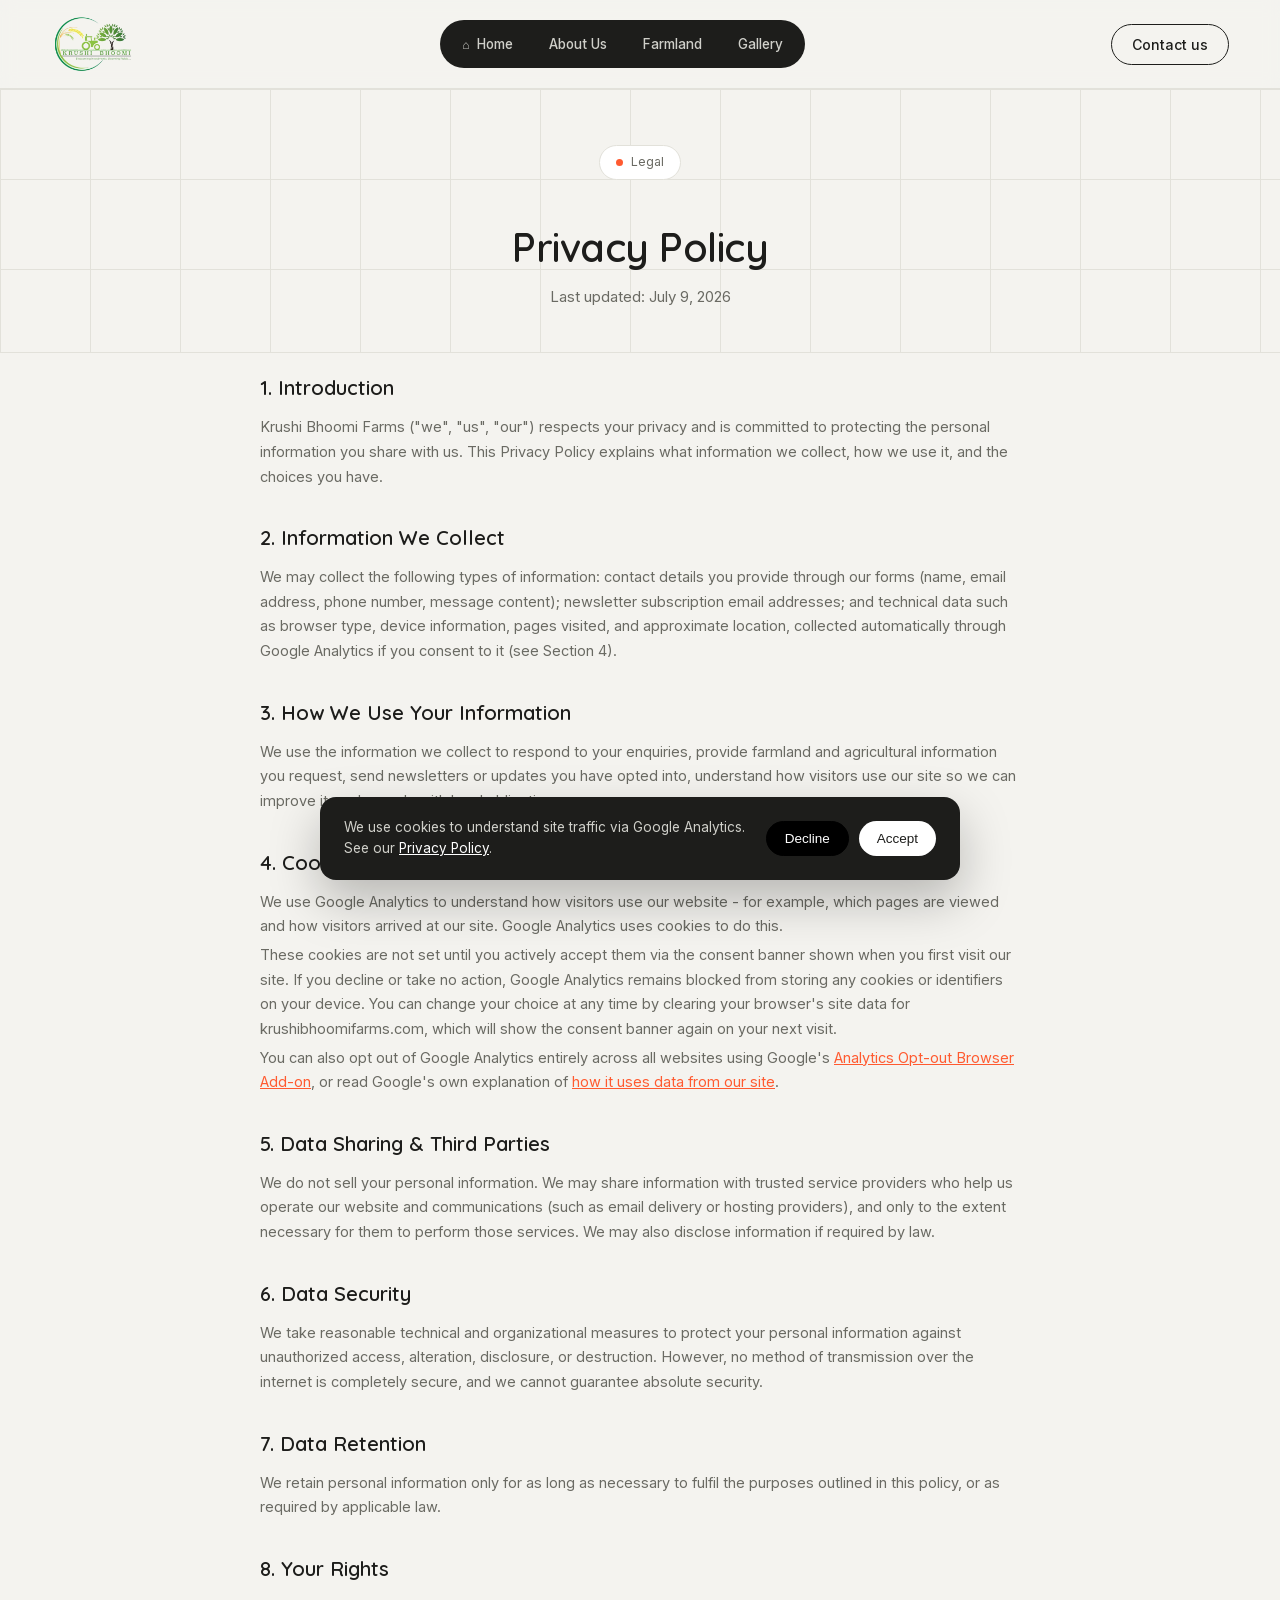
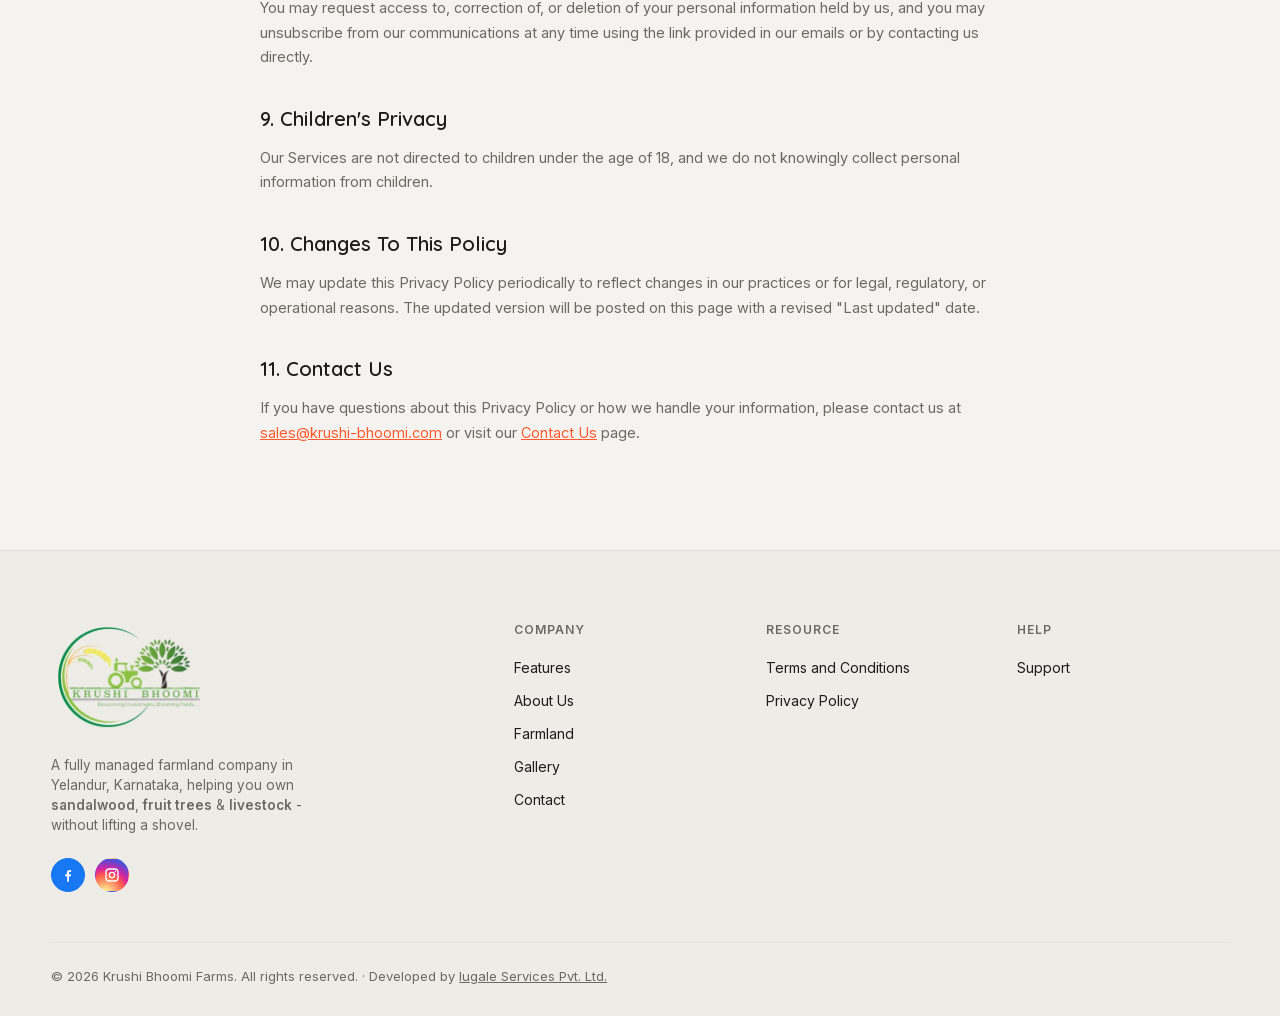
<file: privacy.html>
<!DOCTYPE html>
<html lang="en">
<head>
  <meta charset="UTF-8" />
  <meta name="viewport" content="width=device-width, initial-scale=1.0" />
  <title>Privacy Policy | Krushi Bhoomi Farms</title>
  <link rel="stylesheet" href="style.css?v=20260716-3" />
  <link rel="icon" href="favicon.ico" sizes="any" />
  <link rel="icon" type="image/png" sizes="32x32" href="assets/images/logo/favicon-32.png" />
  <link rel="icon" type="image/png" sizes="16x16" href="assets/images/logo/favicon-16.png" />
  <link rel="icon" type="image/png" sizes="192x192" href="assets/images/logo/favicon-192.png" />
  <link rel="apple-touch-icon" href="assets/images/logo/apple-touch-icon.png" />
  <meta name="description" content="Privacy policy explaining how Krushi Bhoomi Farms collects, uses, and protects your personal information." />
  <meta name="robots" content="index, follow" />
  <link rel="canonical" href="https://krushibhoomifarms.com/privacy" />

  <meta property="og:type" content="website" />
  <meta property="og:site_name" content="Krushi Bhoomi Farms" />
  <meta property="og:title" content="Privacy Policy | Krushi Bhoomi Farms" />
  <meta property="og:description" content="Privacy policy explaining how Krushi Bhoomi Farms collects, uses, and protects your personal information." />
  <meta property="og:url" content="https://krushibhoomifarms.com/privacy" />
  <meta property="og:image" content="https://krushibhoomifarms.com/assets/images/og/og-image.jpg" />
  <meta property="og:image:width" content="1200" />
  <meta property="og:image:height" content="630" />
  <meta property="og:locale" content="en_IN" />

  <meta name="twitter:card" content="summary_large_image" />
  <meta name="twitter:title" content="Privacy Policy | Krushi Bhoomi Farms" />
  <meta name="twitter:description" content="Privacy policy explaining how Krushi Bhoomi Farms collects, uses, and protects your personal information." />
  <meta name="twitter:image" content="https://krushibhoomifarms.com/assets/images/og/og-image.jpg" />

  <meta name="theme-color" content="#1d1d1b" />
  <link rel="manifest" href="site.webmanifest" />

  <!-- Google tag (gtag.js) - Consent Mode: analytics_storage denied until visitor accepts the cookie banner -->
  <script>
    window.dataLayer = window.dataLayer || [];
    function gtag(){dataLayer.push(arguments);}
    gtag('consent', 'default', { 'analytics_storage': 'denied' });
  </script>
  <script async src="https://www.googletagmanager.com/gtag/js?id=G-5G6R31Y445"></script>
  <script>
    gtag('js', new Date());
    gtag('config', 'G-5G6R31Y445');
  </script>

  <script type="application/ld+json">
{
  "@context": "https://schema.org",
  "@type": "BreadcrumbList",
  "itemListElement": [
    {
      "@type": "ListItem",
      "position": 1,
      "name": "Home",
      "item": "https://krushibhoomifarms.com/"
    },
    {
      "@type": "ListItem",
      "position": 2,
      "name": "Privacy Policy",
      "item": "https://krushibhoomifarms.com/privacy"
    }
  ]
}
  </script>
</head>
<body>

  <!-- ============ HEADER ============ -->
  <header class="site-header">
    <div class="container header-inner">
      <a href="" class="logo">
        <picture>
          <source srcset="assets/images/logo/krushi-bhoomi-logo.webp" type="image/webp" />
          <img decoding="async" loading="eager" height="451" width="628" src="assets/images/logo/krushi-bhoomi-logo.png" alt="Krushi Bhoomi Farms" class="logo-full" />
        </picture>
      </a>

      <nav class="main-nav" id="mainNav">
        <a href="" class="nav-link"><span class="nav-dot">⌂</span> Home</a>
        <a href="about" class="nav-link">About Us</a>
        <a href="farmland" class="nav-link">Farmland</a>
        <a href="gallery" class="nav-link">Gallery</a>
      </nav>

      <div class="header-actions">
        <a href="contact" class="btn-outline">Contact us</a>
      </div>

      <a href="contact" class="mobile-contact-link" aria-label="Contact us">
        <svg aria-hidden="true" viewBox="0 0 24 24" focusable="false">
          <path d="M6.62 10.79c1.44 2.83 3.76 5.15 6.59 6.59l2.2-2.2c.31-.31.76-.42 1.17-.28 1.29.43 2.67.66 4.08.66.63 0 1.14.51 1.14 1.14v3.5c0 .63-.51 1.14-1.14 1.14C10.5 21.34 2.66 13.5 2.66 3.34c0-.63.51-1.14 1.14-1.14h3.5c.63 0 1.14.51 1.14 1.14 0 1.41.23 2.79.66 4.08.13.41.03.86-.28 1.17l-2.2 2.2z" />
        </svg>
      </a>

      <button class="nav-toggle" id="navToggle" aria-label="Toggle menu" aria-expanded="false" aria-controls="mainNav">☰</button>
    </div>
  </header>

  <!-- ============ PAGE HERO ============ -->
  <section class="page-hero page-hero--compact">
    <div class="container page-hero-inner">
      <span class="hero-pill"><span class="pill-dot"></span> Legal</span>
      <h1>Privacy Policy</h1>
      <p>Last updated: July 9, 2026</p>
    </div>
  </section>

  <!-- ============ LEGAL CONTENT ============ -->
  <section class="legal-section">
    <div class="container legal-content">

      <h2>1. Introduction</h2>
      <p>Krushi Bhoomi Farms ("we", "us", "our") respects your privacy and is committed to protecting the personal information you share with us. This Privacy Policy explains what information we collect, how we use it, and the choices you have.</p>

      <h2>2. Information We Collect</h2>
      <p>We may collect the following types of information: contact details you provide through our forms (name, email address, phone number, message content); newsletter subscription email addresses; and technical data such as browser type, device information, pages visited, and approximate location, collected automatically through Google Analytics if you consent to it (see Section 4).</p>

      <h2>3. How We Use Your Information</h2>
      <p>We use the information we collect to respond to your enquiries, provide farmland and agricultural information you request, send newsletters or updates you have opted into, understand how visitors use our site so we can improve it, and comply with legal obligations.</p>

      <h2>4. Cookies &amp; Google Analytics</h2>
      <p>We use Google Analytics to understand how visitors use our website - for example, which pages are viewed and how visitors arrived at our site. Google Analytics uses cookies to do this.</p>
      <p>These cookies are not set until you actively accept them via the consent banner shown when you first visit our site. If you decline or take no action, Google Analytics remains blocked from storing any cookies or identifiers on your device. You can change your choice at any time by clearing your browser's site data for krushibhoomifarms.com, which will show the consent banner again on your next visit.</p>
      <p>You can also opt out of Google Analytics entirely across all websites using Google's <a href="https://tools.google.com/dlpage/gaoptout" target="_blank" rel="noopener">Analytics Opt-out Browser Add-on</a>, or read Google's own explanation of <a href="https://policies.google.com/technologies/partner-sites" target="_blank" rel="noopener">how it uses data from our site</a>.</p>

      <h2>5. Data Sharing & Third Parties</h2>
      <p>We do not sell your personal information. We may share information with trusted service providers who help us operate our website and communications (such as email delivery or hosting providers), and only to the extent necessary for them to perform those services. We may also disclose information if required by law.</p>

      <h2>6. Data Security</h2>
      <p>We take reasonable technical and organizational measures to protect your personal information against unauthorized access, alteration, disclosure, or destruction. However, no method of transmission over the internet is completely secure, and we cannot guarantee absolute security.</p>

      <h2>7. Data Retention</h2>
      <p>We retain personal information only for as long as necessary to fulfil the purposes outlined in this policy, or as required by applicable law.</p>

      <h2>8. Your Rights</h2>
      <p>You may request access to, correction of, or deletion of your personal information held by us, and you may unsubscribe from our communications at any time using the link provided in our emails or by contacting us directly.</p>

      <h2>9. Children's Privacy</h2>
      <p>Our Services are not directed to children under the age of 18, and we do not knowingly collect personal information from children.</p>

      <h2>10. Changes To This Policy</h2>
      <p>We may update this Privacy Policy periodically to reflect changes in our practices or for legal, regulatory, or operational reasons. The updated version will be posted on this page with a revised "Last updated" date.</p>

      <h2>11. Contact Us</h2>
      <p>If you have questions about this Privacy Policy or how we handle your information, please contact us at <a href="mailto:sales@krushi-bhoomi.com">sales@krushi-bhoomi.com</a> or visit our <a href="contact">Contact Us</a> page.</p>

    </div>
  </section>

  <!-- ============ FOOTER ============ -->
  <footer class="site-footer">
    <div class="container footer-grid">
      <div class="footer-brand">
        <a href="" class="logo">
          <picture>
          <source srcset="assets/images/logo/krushi-bhoomi-logo.webp" type="image/webp" />
          <img decoding="async" loading="lazy" height="451" width="628" src="assets/images/logo/krushi-bhoomi-logo.png" alt="Krushi Bhoomi Farms" class="logo-full" />
        </picture>
        </a>
        <p>A fully managed farmland company in Yelandur, Karnataka, helping you own <strong>sandalwood</strong>, <strong>fruit trees</strong> &amp; <strong>livestock</strong> - without lifting a shovel.</p>
        <div class="socials">
          <a href="https://www.facebook.com/krushibhoomifarms/" target="_blank" rel="noopener" aria-label="Facebook" class="social-fb">
            <svg viewBox="0 0 24 24" width="16" height="16" aria-hidden="true">
              <path fill="currentColor" d="M13.5 22v-8h2.7l.4-3.1h-3.1V8.9c0-.9.2-1.5 1.5-1.5h1.7V4.6c-.3 0-1.3-.1-2.4-.1-2.4 0-4.1 1.5-4.1 4.2v2.3H8v3.1h2.8v8h2.7Z"/>
            </svg>
          </a>
          <a href="https://www.instagram.com/krushibhoomifarms" target="_blank" rel="noopener" aria-label="Instagram" class="social-ig">
            <svg viewBox="0 0 24 24" width="16" height="16" fill="none" stroke="currentColor" stroke-width="2" stroke-linecap="round" stroke-linejoin="round">
              <rect x="3" y="3" width="18" height="18" rx="5" />
              <circle cx="12" cy="12" r="4" />
              <circle cx="17.2" cy="6.8" r="1.1" fill="currentColor" stroke="none" />
            </svg>
          </a>
        </div>
      </div>

      <div class="footer-col">
        <h4>COMPANY</h4>
        <a href="#solutions">Features</a>
        <a href="about">About Us</a>
        <a href="farmland">Farmland</a>
        <a href="gallery">Gallery</a>
        <a href="contact">Contact</a>
      </div>

      <div class="footer-col">
        <h4>RESOURCE</h4>
        <a href="terms">Terms and Conditions</a>
        <a href="privacy">Privacy Policy</a>
      </div>

      <div class="footer-col">
        <h4>HELP</h4>
        <a href="contact">Support</a>
      </div>
    </div>
    <div class="container footer-bottom">
      <p>© 2026 Krushi Bhoomi Farms. All rights reserved. · Developed by <a href="https://iugale.com" target="_blank" rel="noopener">Iugale Services Pvt. Ltd.</a></p>
    </div>
  </footer>

  <script src="script.js?v=20260716-3"></script>
</body>
</html>
</file>
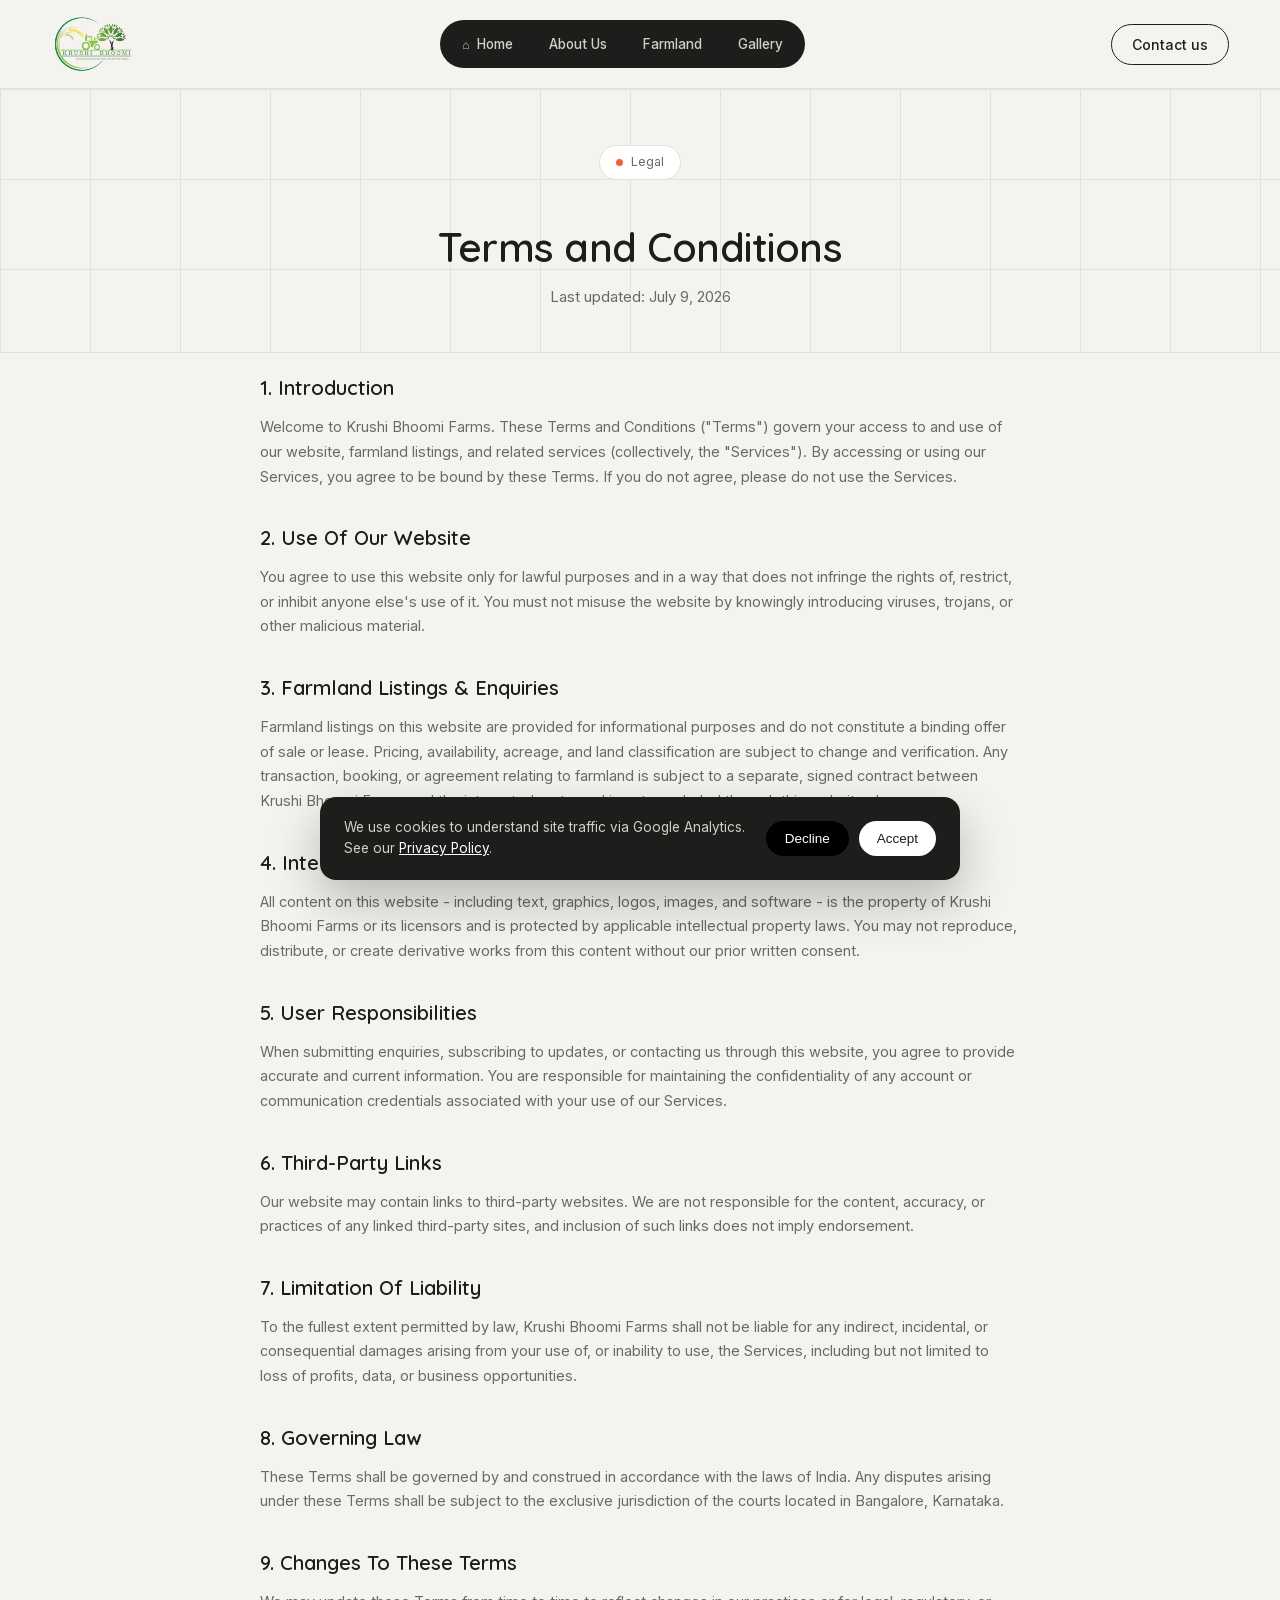
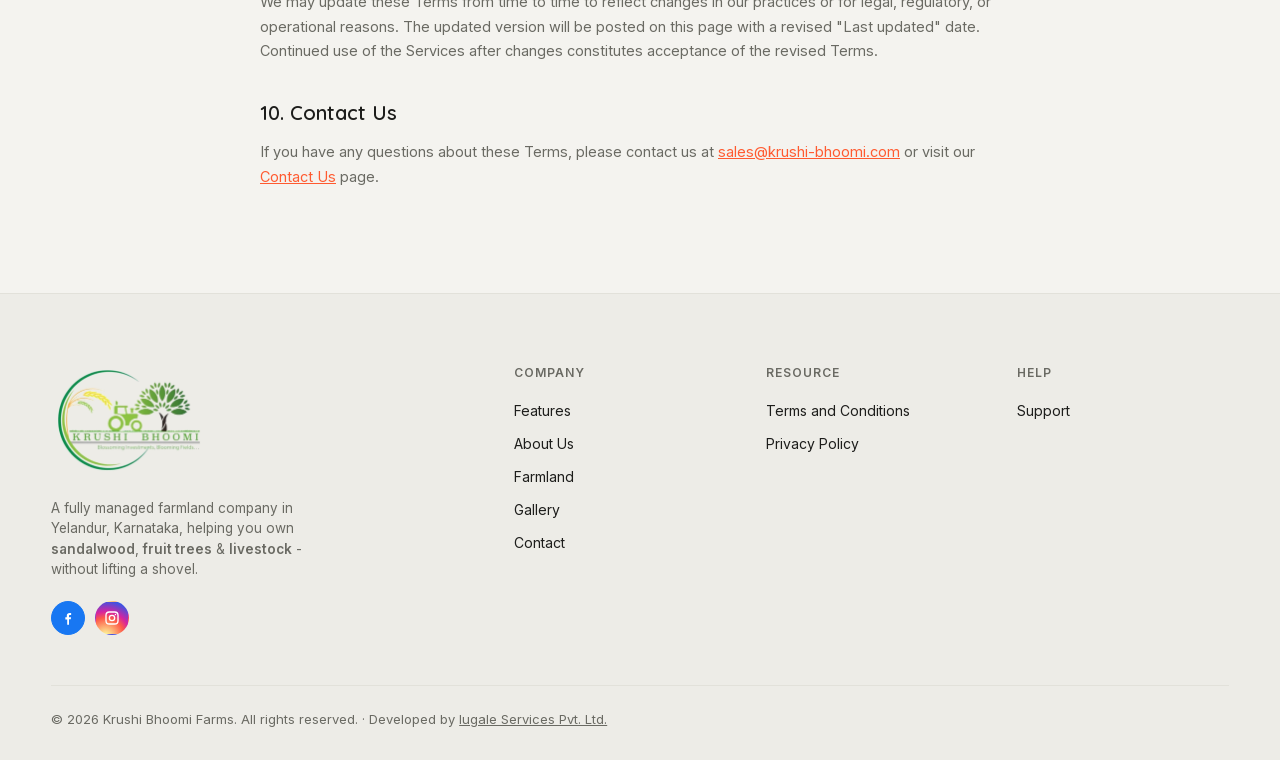
<file: terms.html>
<!DOCTYPE html>
<html lang="en">
<head>
  <meta charset="UTF-8" />
  <meta name="viewport" content="width=device-width, initial-scale=1.0" />
  <title>Terms and Conditions | Krushi Bhoomi Farms</title>
  <link rel="stylesheet" href="style.css?v=20260716-3" />
  <link rel="icon" href="favicon.ico" sizes="any" />
  <link rel="icon" type="image/png" sizes="32x32" href="assets/images/logo/favicon-32.png" />
  <link rel="icon" type="image/png" sizes="16x16" href="assets/images/logo/favicon-16.png" />
  <link rel="icon" type="image/png" sizes="192x192" href="assets/images/logo/favicon-192.png" />
  <link rel="apple-touch-icon" href="assets/images/logo/apple-touch-icon.png" />
  <meta name="description" content="Terms and conditions for using the Krushi Bhoomi Farms website, farmland listings, and related services." />
  <meta name="robots" content="index, follow" />
  <link rel="canonical" href="https://krushibhoomifarms.com/terms" />

  <meta property="og:type" content="website" />
  <meta property="og:site_name" content="Krushi Bhoomi Farms" />
  <meta property="og:title" content="Terms and Conditions | Krushi Bhoomi Farms" />
  <meta property="og:description" content="Terms and conditions for using the Krushi Bhoomi Farms website, farmland listings, and related services." />
  <meta property="og:url" content="https://krushibhoomifarms.com/terms" />
  <meta property="og:image" content="https://krushibhoomifarms.com/assets/images/og/og-image.jpg" />
  <meta property="og:image:width" content="1200" />
  <meta property="og:image:height" content="630" />
  <meta property="og:locale" content="en_IN" />

  <meta name="twitter:card" content="summary_large_image" />
  <meta name="twitter:title" content="Terms and Conditions | Krushi Bhoomi Farms" />
  <meta name="twitter:description" content="Terms and conditions for using the Krushi Bhoomi Farms website, farmland listings, and related services." />
  <meta name="twitter:image" content="https://krushibhoomifarms.com/assets/images/og/og-image.jpg" />

  <meta name="theme-color" content="#1d1d1b" />
  <link rel="manifest" href="site.webmanifest" />

  <!-- Google tag (gtag.js) - Consent Mode: analytics_storage denied until visitor accepts the cookie banner -->
  <script>
    window.dataLayer = window.dataLayer || [];
    function gtag(){dataLayer.push(arguments);}
    gtag('consent', 'default', { 'analytics_storage': 'denied' });
  </script>
  <script async src="https://www.googletagmanager.com/gtag/js?id=G-5G6R31Y445"></script>
  <script>
    gtag('js', new Date());
    gtag('config', 'G-5G6R31Y445');
  </script>

  <script type="application/ld+json">
{
  "@context": "https://schema.org",
  "@type": "BreadcrumbList",
  "itemListElement": [
    {
      "@type": "ListItem",
      "position": 1,
      "name": "Home",
      "item": "https://krushibhoomifarms.com/"
    },
    {
      "@type": "ListItem",
      "position": 2,
      "name": "Terms and Conditions",
      "item": "https://krushibhoomifarms.com/terms"
    }
  ]
}
  </script>
</head>
<body>

  <!-- ============ HEADER ============ -->
  <header class="site-header">
    <div class="container header-inner">
      <a href="" class="logo">
        <picture>
          <source srcset="assets/images/logo/krushi-bhoomi-logo.webp" type="image/webp" />
          <img decoding="async" loading="eager" height="451" width="628" src="assets/images/logo/krushi-bhoomi-logo.png" alt="Krushi Bhoomi Farms" class="logo-full" />
        </picture>
      </a>

      <nav class="main-nav" id="mainNav">
        <a href="" class="nav-link"><span class="nav-dot">⌂</span> Home</a>
        <a href="about" class="nav-link">About Us</a>
        <a href="farmland" class="nav-link">Farmland</a>
        <a href="gallery" class="nav-link">Gallery</a>
      </nav>

      <div class="header-actions">
        <a href="contact" class="btn-outline">Contact us</a>
      </div>

      <a href="contact" class="mobile-contact-link" aria-label="Contact us">
        <svg aria-hidden="true" viewBox="0 0 24 24" focusable="false">
          <path d="M6.62 10.79c1.44 2.83 3.76 5.15 6.59 6.59l2.2-2.2c.31-.31.76-.42 1.17-.28 1.29.43 2.67.66 4.08.66.63 0 1.14.51 1.14 1.14v3.5c0 .63-.51 1.14-1.14 1.14C10.5 21.34 2.66 13.5 2.66 3.34c0-.63.51-1.14 1.14-1.14h3.5c.63 0 1.14.51 1.14 1.14 0 1.41.23 2.79.66 4.08.13.41.03.86-.28 1.17l-2.2 2.2z" />
        </svg>
      </a>

      <button class="nav-toggle" id="navToggle" aria-label="Toggle menu" aria-expanded="false" aria-controls="mainNav">☰</button>
    </div>
  </header>

  <!-- ============ PAGE HERO ============ -->
  <section class="page-hero page-hero--compact">
    <div class="container page-hero-inner">
      <span class="hero-pill"><span class="pill-dot"></span> Legal</span>
      <h1>Terms and Conditions</h1>
      <p>Last updated: July 9, 2026</p>
    </div>
  </section>

  <!-- ============ LEGAL CONTENT ============ -->
  <section class="legal-section">
    <div class="container legal-content">

      <h2>1. Introduction</h2>
      <p>Welcome to Krushi Bhoomi Farms. These Terms and Conditions ("Terms") govern your access to and use of our website, farmland listings, and related services (collectively, the "Services"). By accessing or using our Services, you agree to be bound by these Terms. If you do not agree, please do not use the Services.</p>

      <h2>2. Use Of Our Website</h2>
      <p>You agree to use this website only for lawful purposes and in a way that does not infringe the rights of, restrict, or inhibit anyone else's use of it. You must not misuse the website by knowingly introducing viruses, trojans, or other malicious material.</p>

      <h2>3. Farmland Listings & Enquiries</h2>
      <p>Farmland listings on this website are provided for informational purposes and do not constitute a binding offer of sale or lease. Pricing, availability, acreage, and land classification are subject to change and verification. Any transaction, booking, or agreement relating to farmland is subject to a separate, signed contract between Krushi Bhoomi Farms and the interested party, and is not concluded through this website alone.</p>

      <h2>4. Intellectual Property</h2>
      <p>All content on this website - including text, graphics, logos, images, and software - is the property of Krushi Bhoomi Farms or its licensors and is protected by applicable intellectual property laws. You may not reproduce, distribute, or create derivative works from this content without our prior written consent.</p>

      <h2>5. User Responsibilities</h2>
      <p>When submitting enquiries, subscribing to updates, or contacting us through this website, you agree to provide accurate and current information. You are responsible for maintaining the confidentiality of any account or communication credentials associated with your use of our Services.</p>

      <h2>6. Third-Party Links</h2>
      <p>Our website may contain links to third-party websites. We are not responsible for the content, accuracy, or practices of any linked third-party sites, and inclusion of such links does not imply endorsement.</p>

      <h2>7. Limitation Of Liability</h2>
      <p>To the fullest extent permitted by law, Krushi Bhoomi Farms shall not be liable for any indirect, incidental, or consequential damages arising from your use of, or inability to use, the Services, including but not limited to loss of profits, data, or business opportunities.</p>

      <h2>8. Governing Law</h2>
      <p>These Terms shall be governed by and construed in accordance with the laws of India. Any disputes arising under these Terms shall be subject to the exclusive jurisdiction of the courts located in Bangalore, Karnataka.</p>

      <h2>9. Changes To These Terms</h2>
      <p>We may update these Terms from time to time to reflect changes in our practices or for legal, regulatory, or operational reasons. The updated version will be posted on this page with a revised "Last updated" date. Continued use of the Services after changes constitutes acceptance of the revised Terms.</p>

      <h2>10. Contact Us</h2>
      <p>If you have any questions about these Terms, please contact us at <a href="mailto:sales@krushi-bhoomi.com">sales@krushi-bhoomi.com</a> or visit our <a href="contact">Contact Us</a> page.</p>

    </div>
  </section>

  <!-- ============ FOOTER ============ -->
  <footer class="site-footer">
    <div class="container footer-grid">
      <div class="footer-brand">
        <a href="" class="logo">
          <picture>
          <source srcset="assets/images/logo/krushi-bhoomi-logo.webp" type="image/webp" />
          <img decoding="async" loading="lazy" height="451" width="628" src="assets/images/logo/krushi-bhoomi-logo.png" alt="Krushi Bhoomi Farms" class="logo-full" />
        </picture>
        </a>
        <p>A fully managed farmland company in Yelandur, Karnataka, helping you own <strong>sandalwood</strong>, <strong>fruit trees</strong> &amp; <strong>livestock</strong> - without lifting a shovel.</p>
        <div class="socials">
          <a href="https://www.facebook.com/krushibhoomifarms/" target="_blank" rel="noopener" aria-label="Facebook" class="social-fb">
            <svg viewBox="0 0 24 24" width="16" height="16" aria-hidden="true">
              <path fill="currentColor" d="M13.5 22v-8h2.7l.4-3.1h-3.1V8.9c0-.9.2-1.5 1.5-1.5h1.7V4.6c-.3 0-1.3-.1-2.4-.1-2.4 0-4.1 1.5-4.1 4.2v2.3H8v3.1h2.8v8h2.7Z"/>
            </svg>
          </a>
          <a href="https://www.instagram.com/krushibhoomifarms" target="_blank" rel="noopener" aria-label="Instagram" class="social-ig">
            <svg viewBox="0 0 24 24" width="16" height="16" fill="none" stroke="currentColor" stroke-width="2" stroke-linecap="round" stroke-linejoin="round">
              <rect x="3" y="3" width="18" height="18" rx="5" />
              <circle cx="12" cy="12" r="4" />
              <circle cx="17.2" cy="6.8" r="1.1" fill="currentColor" stroke="none" />
            </svg>
          </a>
        </div>
      </div>

      <div class="footer-col">
        <h4>COMPANY</h4>
        <a href="#solutions">Features</a>
        <a href="about">About Us</a>
        <a href="farmland">Farmland</a>
        <a href="gallery">Gallery</a>
        <a href="contact">Contact</a>
      </div>

      <div class="footer-col">
        <h4>RESOURCE</h4>
        <a href="terms">Terms and Conditions</a>
        <a href="privacy">Privacy Policy</a>
      </div>

      <div class="footer-col">
        <h4>HELP</h4>
        <a href="contact">Support</a>
      </div>
    </div>
    <div class="container footer-bottom">
      <p>© 2026 Krushi Bhoomi Farms. All rights reserved. · Developed by <a href="https://iugale.com" target="_blank" rel="noopener">Iugale Services Pvt. Ltd.</a></p>
    </div>
  </footer>

  <script src="script.js?v=20260716-3"></script>
</body>
</html>
</file>
<file: style.css>
/* ============ Krushi Bhoomi Farm ============ */

/* Self-hosted fonts (previously loaded from Google's CDN) - variable-weight
   files, so one file per family covers every weight the site uses. */
@font-face {
  font-family: 'Inter';
  font-style: normal;
  font-weight: 400 600;
  font-display: swap;
  src: url('assets/fonts/inter-latin.woff2') format('woff2');
}
@font-face {
  font-family: 'Quicksand';
  font-style: normal;
  font-weight: 400 700;
  font-display: swap;
  src: url('assets/fonts/quicksand-latin.woff2') format('woff2');
}

:root {
  --bg: #f4f3ef;
  --bg-alt: #edece7;
  --dark: #1d1d1b;
  --dark-soft: #2a2a27;
  --text: #1d1d1b;
  --muted: #6a6a63;
  --line: #e2e1da;
  --accent: #ff5a30;
  --radius-lg: 24px;
  --radius-md: 16px;
  --font-head: 'Quicksand', sans-serif;
  --font-body: 'Inter', sans-serif;
}

* { margin: 0; padding: 0; box-sizing: border-box; }

.visually-hidden {
  position: absolute;
  width: 1px;
  height: 1px;
  padding: 0;
  margin: -1px;
  overflow: hidden;
  clip: rect(0, 0, 0, 0);
  white-space: nowrap;
  border: 0;
}

html { scroll-behavior: smooth; }

body {
  font-family: var(--font-body);
  background: var(--bg);
  color: var(--text);
  line-height: 1.5;
}

img { display: block; max-width: 100%; }
a { text-decoration: none; color: inherit; }

.container {
  width: min(1180px, 92%);
  margin: 0 auto;
}

h1, h2, h3 { font-family: var(--font-head); font-weight: 600; }

/* ============ Buttons ============ */
.btn-dark {
  display: inline-flex;
  align-items: center;
  gap: 10px;
  background: var(--dark);
  color: #fff;
  padding: 14px 28px;
  border-radius: 999px;
  font-size: 15px;
  font-weight: 500;
  border: none;
  cursor: pointer;
  transition: transform .2s ease, background .2s ease;
}
.btn-dark:hover { background: #000; transform: translateY(-2px); }
.btn-dark:disabled { cursor: wait; opacity: .65; transform: none; }
.btn-arrow { font-size: 13px; }

.btn-outline {
  border: 1px solid var(--dark);
  padding: 9px 20px;
  border-radius: 999px;
  font-size: 14px;
  font-weight: 500;
  transition: background .2s, color .2s;
}
.btn-outline:hover { background: var(--dark); color: #fff; }

.btn-link { font-size: 14px; font-weight: 500; margin-right: 14px; }

.round-btn {
  width: 42px;
  height: 42px;
  border-radius: 50%;
  border: 1px solid var(--dark);
  background: transparent;
  color: var(--dark);
  font-size: 16px;
  cursor: pointer;
  display: inline-flex;
  align-items: center;
  justify-content: center;
  transition: background .2s, color .2s;
}
.round-btn:hover { background: var(--dark); color: #fff; }
.round-btn--dark { background: var(--dark); color: #fff; }
.round-btn--dark:hover { background: var(--accent); border-color: var(--accent); }

/* ============ Header ============ */
.site-header {
  padding: 14px 0;
  position: sticky;
  top: 0;
  background: rgba(244, 243, 239, .92);
  backdrop-filter: blur(8px);
  z-index: 100;
  border-bottom: 1px solid var(--line);
}

.header-inner {
  display: flex;
  align-items: center;
  justify-content: space-between;
  gap: 20px;
  position: relative;
}

.logo { display: flex; align-items: center; }
/* Header shows the complete logo lockup (circle + tractor + tree + wordmark) */
.logo-full { height: 60px; width: auto; display: block; }
.site-header .logo-full { height: 60px; }
/* Footer uses a larger version of the same full logo */
.footer-brand .logo-full { height: 112px; margin-bottom: 4px; }

.main-nav {
  display: flex;
  align-items: center;
  gap: 4px;
  background: var(--dark);
  border-radius: 999px;
  padding: 6px;
}
.nav-link {
  color: #cfcfc9;
  font-size: 13.5px;
  font-weight: 500;
  padding: 8px 16px;
  border-radius: 999px;
  transition: color .2s, background .2s;
}
.nav-link:hover { color: #fff; }
.nav-link.active { background: #fff; color: var(--dark); }
.nav-dot { font-size: 12px; margin-right: 4px; }

.header-actions { display: flex; align-items: center; }

.mobile-contact-link {
  display: none;
}
.mobile-contact-link svg {
  display: none;
  width: 22px;
  height: 22px;
  fill: currentColor;
}
.mobile-contact-link::before {
  content: "";
  display: block;
  width: 22px;
  height: 22px;
  background: currentColor;
  -webkit-mask: url("data:image/svg+xml,%3Csvg%20viewBox%3D%270%200%2024%2024%27%20xmlns%3D%27http%3A//www.w3.org/2000/svg%27%3E%3Cpath%20d%3D%27M6.62%2010.79c1.44%202.83%203.76%205.15%206.59%206.59l2.2-2.2c.31-.31.76-.42%201.17-.28%201.29.43%202.67.66%204.08.66.63%200%201.14.51%201.14%201.14v3.5c0%20.63-.51%201.14-1.14%201.14C10.5%2021.34%202.66%2013.5%202.66%203.34c0-.63.51-1.14%201.14-1.14h3.5c.63%200%201.14.51%201.14%201.14%200%201.41.23%202.79.66%204.08.13.41.03.86-.28%201.17l-2.2%202.2z%27/%3E%3C/svg%3E") center / contain no-repeat;
  mask: url("data:image/svg+xml,%3Csvg%20viewBox%3D%270%200%2024%2024%27%20xmlns%3D%27http%3A//www.w3.org/2000/svg%27%3E%3Cpath%20d%3D%27M6.62%2010.79c1.44%202.83%203.76%205.15%206.59%206.59l2.2-2.2c.31-.31.76-.42%201.17-.28%201.29.43%202.67.66%204.08.66.63%200%201.14.51%201.14%201.14v3.5c0%20.63-.51%201.14-1.14%201.14C10.5%2021.34%202.66%2013.5%202.66%203.34c0-.63.51-1.14%201.14-1.14h3.5c.63%200%201.14.51%201.14%201.14%200%201.41.23%202.79.66%204.08.13.41.03.86-.28%201.17l-2.2%202.2z%27/%3E%3C/svg%3E") center / contain no-repeat;
}

.nav-toggle {
  display: none;
  background: none;
  border: none;
  font-size: 24px;
  cursor: pointer;
}

/* ============ Hero ============ */
.hero { position: relative; overflow: hidden; }

.hero-grid-bg {
  position: absolute;
  inset: 0;
  background-image:
    linear-gradient(var(--line) 1px, transparent 1px),
    linear-gradient(90deg, var(--line) 1px, transparent 1px);
  background-size: 90px 90px;
  opacity: .5;
  pointer-events: none;
}

.sparkle {
  position: absolute;
  font-size: 30px;
  color: var(--dark);
  opacity: .8;
  animation: twinkle 3s ease-in-out infinite;
}
.sparkle-left { top: 90px; left: 8%; }
.sparkle-right { top: 60px; right: 10%; animation-delay: 1.4s; }

@keyframes twinkle {
  0%, 100% { transform: scale(1) rotate(0deg); opacity: .8; }
  50% { transform: scale(1.25) rotate(15deg); opacity: .4; }
}

.hero-content {
  position: relative;
  text-align: center;
  padding: 90px 0 70px;
}

.hero-pill {
  display: inline-flex;
  align-items: center;
  gap: 8px;
  border: 1px solid var(--line);
  background: #fff;
  border-radius: 999px;
  padding: 7px 16px;
  font-size: 12.5px;
  color: var(--muted);
  margin-bottom: 26px;
}
.pill-dot {
  width: 7px;
  height: 7px;
  border-radius: 50%;
  background: var(--accent);
}

.hero-title {
  font-size: clamp(40px, 6vw, 64px);
  line-height: 1.12;
  letter-spacing: -1px;
  margin-bottom: 22px;
}

.hero-sub {
  color: var(--muted);
  font-size: 15px;
  margin-bottom: 34px;
}

/* Hero banner video */
.hero-banner {
  position: relative;
  height: clamp(320px, 46vw, 560px);
  overflow: hidden;
  background: #111;
}
.hero-banner-video {
  position: absolute;
  top: 50%;
  left: 50%;
  width: 100vw;
  min-width: 100%;
  height: 56.25vw;
  min-height: 100%;
  border: 0;
  display: block;
  object-fit: cover;
  transform: translate(-50%, -50%);
}
.hero-banner-overlay {
  position: absolute;
  inset: 0;
  display: flex;
  align-items: flex-end;
  justify-content: space-between;
  padding: 40px 5%;
  background: linear-gradient(to top, rgba(0,0,0,.35), transparent 45%);
}
.hero-banner-overlay h2 {
  color: #fff;
  font-size: clamp(24px, 3.4vw, 38px);
  font-weight: 500;
}
.banner-cta {
  color: #fff;
  font-size: 14px;
  border-bottom: 1px solid rgba(255,255,255,.6);
  padding-bottom: 3px;
  transition: opacity .2s;
}
.banner-cta:hover { opacity: .75; }

/* ============ Stats ============ */
.stats { padding: 56px 0; border-bottom: 1px solid var(--line); }

.stats-grid {
  display: grid;
  grid-template-columns: repeat(4, 1fr);
}
.stat {
  text-align: center;
  padding: 0 16px;
  border-left: 1px solid var(--line);
}
.stat:first-child { border-left: none; }
.stat h3 { font-size: clamp(26px, 3vw, 36px); font-weight: 700; }
.stat p { color: var(--muted); font-size: 13.5px; margin-top: 6px; }

/* ============ Statement ============ */
.statement { padding: 100px 0; }

.statement-grid {
  display: grid;
  grid-template-columns: 1fr 1.6fr;
  gap: 60px;
}

.year { font-size: 14px; color: var(--muted); display: block; margin-bottom: 110px; }

.tag-row { display: flex; flex-wrap: wrap; gap: 8px; }
.tag {
  appearance: none;
  font-family: var(--font-body);
  font-size: 12.5px;
  color: var(--muted);
  border: 1px solid var(--line);
  border-radius: 999px;
  padding: 6px 14px;
  background: #fff;
  cursor: pointer;
}
.tag:hover { border-color: #c9c7bf; }
.tag-active { background: var(--dark); color: #fff; border-color: var(--dark); }

.statement-right h2 {
  font-size: clamp(26px, 3.4vw, 40px);
  line-height: 1.3;
  font-weight: 500;
  margin-bottom: 40px;
}
.statement-labels {
  display: flex;
  justify-content: space-between;
  font-size: 13.5px;
  color: var(--muted);
}

/* ============ Carousel ============ */
.carousel-section { padding-bottom: 100px; }

.carousel-wrap { position: relative; }

.carousel-track {
  display: flex;
  gap: 22px;
  overflow-x: auto;
  scroll-snap-type: x mandatory;
  scrollbar-width: none;
  padding-bottom: 10px;
}
.carousel-track::-webkit-scrollbar { display: none; }

.c-card {
  flex: 0 0 262px;
  scroll-snap-align: start;
}
.c-card img {
  width: 100%;
  border-radius: var(--radius-md);
  object-fit: cover;
  height: 340px;
  transition: transform .3s ease;
}
.c-card:hover img { transform: scale(1.02); }

.c-card--feature img { height: 250px; }
.c-feature-head {
  display: flex;
  justify-content: space-between;
  align-items: flex-start;
  margin-bottom: 18px;
}
.c-feature-head h3 { font-size: 24px; line-height: 1.2; }

.c-card-meta {
  display: flex;
  justify-content: space-between;
  align-items: center;
  margin-top: 12px;
  font-size: 13px;
}
.c-card-meta span { color: var(--muted); }
.c-card-meta p { font-weight: 500; }

.carousel-controls {
  display: flex;
  gap: 10px;
  margin-top: 26px;
}

/* ============ Collaborate banner ============ */
.collab { padding-bottom: 100px; }

.collab-banner {
  position: relative;
  border-radius: var(--radius-lg);
  overflow: hidden;
}
.collab-banner img {
  width: 100%;
  height: clamp(340px, 44vw, 520px);
  object-fit: cover;
}
.collab-overlay {
  position: absolute;
  inset: 0;
  padding: 48px;
  display: flex;
  flex-direction: column;
  justify-content: space-between;
  background: linear-gradient(120deg, rgba(0,0,0,.35), transparent 60%);
}
.collab-overlay h2 {
  color: #fff;
  font-size: clamp(26px, 3.6vw, 42px);
  font-weight: 500;
  line-height: 1.25;
}
.collab-footer {
  display: flex;
  justify-content: space-between;
  align-items: center;
}
.location-tag {
  color: #fff;
  font-size: 13px;
  background: rgba(255,255,255,.18);
  backdrop-filter: blur(4px);
  border-radius: 999px;
  padding: 8px 16px;
}
.count-badge {
  width: 58px;
  height: 58px;
  border-radius: 50%;
  background: var(--accent);
  color: #fff;
  font-size: 13px;
  font-weight: 600;
  display: flex;
  align-items: center;
  justify-content: center;
}

/* ============ Solutions ============ */
.solutions { padding-bottom: 100px; }

.solutions-head {
  display: grid;
  grid-template-columns: 1.4fr 1fr;
  gap: 60px;
  align-items: end;
  margin-bottom: 50px;
}
.solutions-head h2 {
  font-size: clamp(28px, 3.6vw, 42px);
  font-weight: 500;
  line-height: 1.2;
}
.solutions-head p { color: var(--muted); font-size: 14px; }

/* ============ Mission & Vision ============ */
.mission-vision-grid {
  display: grid;
  grid-template-columns: repeat(2, 1fr);
  gap: 26px;
  margin-bottom: 20px;
}
.mv-block {
  background: var(--dark);
  color: #fff;
  border-radius: var(--radius-lg);
  padding: 36px;
}
.mv-block h3 {
  font-family: var(--font-head);
  font-size: 19px;
  letter-spacing: .5px;
  margin-bottom: 14px;
}
.mv-block p { color: #cfcfc9; font-size: 14.5px; line-height: 1.7; }

.solutions-grid {
  display: grid;
  grid-template-columns: repeat(3, 1fr);
  gap: 26px;
}
.sol-card img {
  width: 100%;
  height: 260px;
  object-fit: cover;
  border-radius: var(--radius-md);
  margin-bottom: 20px;
  transition: transform .3s ease;
}
.sol-card:hover img { transform: translateY(-6px); }
.sol-card h3 { font-size: 19px; margin-bottom: 10px; }
.sol-card p { color: var(--muted); font-size: 13.5px; }
.sol-card--raised { margin-top: -28px; }

/* ============ Game changer ============ */
.game-changer { padding-bottom: 110px; }

.game-grid {
  display: grid;
  grid-template-columns: 1fr 1.8fr;
  gap: 50px;
  align-items: center;
}
.game-img img {
  border-radius: var(--radius-md);
  width: 100%;
  height: 240px;
  object-fit: cover;
}
.game-grid h2 {
  font-size: clamp(24px, 3vw, 34px);
  font-weight: 500;
  line-height: 1.35;
}

/* ============ CTA ============ */
.cta { padding-bottom: 100px; }

.cta-banner {
  position: relative;
  border-radius: var(--radius-lg);
  overflow: hidden;
}
.cta-banner img {
  width: 100%;
  height: clamp(340px, 40vw, 460px);
  object-fit: cover;
}
.cta-overlay {
  position: absolute;
  inset: 0;
  display: flex;
  flex-direction: column;
  align-items: center;
  justify-content: center;
  text-align: center;
  background: rgba(0,0,0,.35);
  padding: 20px;
}
.cta-overlay h2 {
  color: #fff;
  font-size: clamp(28px, 4vw, 44px);
  font-weight: 500;
  margin-bottom: 30px;
}
.cta-form {
  display: flex;
  gap: 10px;
  flex-wrap: wrap;
  justify-content: center;
}
.cta-form input {
  border: none;
  border-radius: 999px;
  padding: 14px 24px;
  font-size: 14px;
  width: 280px;
  outline: none;
  font-family: var(--font-body);
}
.cta-msg { color: #fff; margin-top: 16px; font-size: 14px; min-height: 20px; }
.form-honeypot { display: none !important; }
.form-status-error { color: #b42318 !important; }

/* ============ Cookie consent banner ============ */
.cookie-banner {
  position: fixed;
  left: 20px;
  right: 20px;
  bottom: 20px;
  z-index: 200;
  max-width: 640px;
  margin: 0 auto;
  background: var(--dark);
  color: #fff;
  border-radius: var(--radius-md);
  padding: 20px 24px;
  display: flex;
  flex-wrap: wrap;
  align-items: center;
  justify-content: space-between;
  gap: 16px;
  box-shadow: 0 20px 50px rgba(0,0,0,.25);
}
.cookie-banner p { font-size: 13.5px; color: #cfcfc9; line-height: 1.6; margin: 0; flex: 1 1 280px; }
.cookie-banner a { color: #fff; text-decoration: underline; }
.cookie-banner-actions { display: flex; gap: 10px; flex-shrink: 0; }
.cookie-banner .btn-outline { background: #000; border-color: #000; color: #fff; padding: 9px 18px; font-size: 13.5px; }
.cookie-banner .btn-outline:hover { background: #111; border-color: #111; color: #fff; }
.cookie-banner .btn-dark { background: #fff; color: var(--dark); padding: 9px 18px; font-size: 13.5px; }
.cookie-banner .btn-dark:hover { background: #e8e8e2; }

@media (max-width: 560px) {
  .cookie-banner { left: 12px; right: 12px; bottom: 12px; padding: 18px; }
  .cookie-banner-actions { width: 100%; }
  .cookie-banner-actions button {
    flex: 1;
    justify-content: center;
    text-align: center;
  }
}

/* ============ Footer ============ */
.site-footer {
  background: var(--bg-alt);
  border-top: 1px solid var(--line);
  padding: 70px 0 30px;
}

.footer-grid {
  display: grid;
  grid-template-columns: 2fr 1fr 1fr 1fr;
  gap: 40px;
}

.footer-brand p {
  color: var(--muted);
  font-size: 13.5px;
  margin: 18px 0 22px;
  max-width: 280px;
}

.socials { display: flex; gap: 10px; }
.socials a {
  width: 34px;
  height: 34px;
  border-radius: 50%;
  border: 1px solid var(--dark);
  display: flex;
  align-items: center;
  justify-content: center;
  font-size: 12px;
  font-weight: 600;
  transition: transform .2s, opacity .2s;
}
.socials a:hover { transform: translateY(-2px); opacity: .88; }

/* Official brand colors */
.socials a.social-fb {
  background: #1877F2;
  border-color: #1877F2;
  color: #fff;
}
.socials a.social-ig {
  background: radial-gradient(circle at 30% 107%, #fdf497 0%, #fdf497 5%, #fd5949 45%, #d6249f 60%, #285aeb 90%);
  border-color: transparent;
  color: #fff;
}

.footer-col h4 {
  font-size: 12px;
  letter-spacing: 1px;
  color: var(--muted);
  margin-bottom: 18px;
  font-family: var(--font-body);
  font-weight: 600;
}
.footer-col a {
  display: block;
  font-size: 14px;
  margin-bottom: 12px;
  transition: color .2s;
}
.footer-col a:hover { color: var(--accent); }

.footer-bottom {
  margin-top: 50px;
  padding-top: 24px;
  border-top: 1px solid var(--line);
  font-size: 13px;
  color: var(--muted);
}
.footer-bottom a { color: var(--muted); text-decoration: underline; transition: color .2s; }
.footer-bottom a:hover { color: var(--text); }

/* ============ Responsive ============ */
@media (max-width: 960px) {
  .site-header {
    padding: 6px 0;
  }
  .header-inner {
    gap: 10px;
    min-height: 48px;
    flex-wrap: nowrap;
  }
  .site-header .logo {
    flex: 0 1 130px;
    min-width: 0;
    overflow: hidden;
  }
  .site-header .logo picture {
    display: block;
    width: auto;
    max-width: 130px !important;
  }
  .site-header .logo img {
    display: block;
    width: auto !important;
    max-width: 130px !important;
    max-height: 48px !important;
    height: auto !important;
  }
  .main-nav {
    position: absolute;
    top: calc(100% + 10px);
    left: 0;
    right: 0;
    flex-direction: column;
    align-items: stretch;
    gap: 8px;
    border-radius: 22px;
    display: none;
    padding: 14px;
    background: rgba(29, 29, 27, .97);
    border: 1px solid rgba(255,255,255,.06);
    box-shadow: 0 22px 45px rgba(0,0,0,.18);
  }
  .main-nav.open { display: flex; }
  .nav-link {
    text-align: left;
    padding: 13px 16px;
    font-size: 14px;
  }
  .nav-link.active {
    background: #fff;
    color: var(--dark);
  }
  .mobile-contact-link {
    display: inline-flex;
    align-items: center;
    justify-content: center;
    margin-left: auto;
    width: 42px;
    height: 42px;
    border-radius: 50%;
    border: 0;
    color: var(--dark);
    background: transparent;
    font-size: 0 !important;
    line-height: 1;
    flex-shrink: 0;
  }
  .nav-toggle {
    display: inline-flex;
    align-items: center;
    justify-content: center;
    width: 42px;
    height: 42px;
    border-radius: 50%;
    border: 1px solid var(--dark);
    background: var(--dark);
    color: #fff;
    font-size: 20px;
    line-height: 1;
    flex-shrink: 0;
    box-shadow: 0 10px 20px rgba(29,29,27,.12);
  }
  .nav-toggle:hover {
    background: #000;
  }

  /* Hide the standalone header CTA on mobile */
  .site-header .header-actions,
  .site-header .header-actions .btn-outline,
  .site-header .header-inner > .header-actions,
  .site-header .header-inner > .header-actions .btn-outline {
    display: none !important;
    visibility: hidden !important;
    width: 0 !important;
    height: 0 !important;
    margin: 0 !important;
    padding: 0 !important;
    overflow: hidden !important;
  }

  /* Smaller logo on mobile, in both header and footer */
  .site-header .logo-full {
    width: auto !important;
    max-width: 130px !important;
    max-height: 48px !important;
    height: auto !important;
  }
  .footer-brand .logo-full { height: 64px; }

  .statement-grid, .solutions-head, .game-grid { grid-template-columns: 1fr; gap: 30px; }
  .year { margin-bottom: 24px; }
  .solutions-grid { grid-template-columns: 1fr; }
  .sol-card--raised { margin-top: 0; }
  .footer-grid { grid-template-columns: 1fr 1fr; }
  .stats-grid { grid-template-columns: 1fr 1fr; row-gap: 32px; }
  .stat:nth-child(3) { border-left: none; }
}

@media (max-width: 560px) {
  .container {
    width: min(100%, calc(100% - 28px));
  }
  .site-header {
    padding: 4px 0;
  }
  .header-inner {
    min-height: 42px;
  }
  .site-header .logo {
    flex: 0 1 92px;
  }
  .site-header .logo picture {
    max-width: 92px !important;
  }
  .site-header .logo img,
  .site-header .logo-full {
    width: auto !important;
    max-width: 92px !important;
    max-height: 38px !important;
    height: auto !important;
  }
  .main-nav {
    top: calc(100% + 8px);
    padding: 12px;
    border-radius: 18px;
  }
  .nav-link {
    padding: 12px 14px;
  }
  .mobile-contact-link,
  .nav-toggle {
    width: 40px;
    height: 36px;
  }
  .mobile-contact-link {
    border-width: 0;
  }
  .mobile-contact-link::before,
  .mobile-contact-link svg {
    width: 18px;
    height: 18px;
  }
  .nav-toggle {
    font-size: 0;
    position: relative;
  }
  .nav-toggle::before {
    content: "☰";
    font-size: 16px;
    line-height: 1;
  }
  .stats-grid { grid-template-columns: 1fr; }
  .stat { border-left: none; }
  .collab-overlay { padding: 24px; }
  .footer-grid { grid-template-columns: 1fr; }
}

/* ============ Page Hero (interior pages) ============ */
.page-hero {
  position: relative;
  padding: 70px 0 60px;
  text-align: center;
  border-bottom: 1px solid var(--line);
  background-image:
    linear-gradient(var(--line) 1px, transparent 1px),
    linear-gradient(90deg, var(--line) 1px, transparent 1px);
  background-size: 90px 90px;
}
.page-hero-inner { position: relative; }
.page-hero h1 {
  font-size: clamp(32px, 5vw, 52px);
  line-height: 1.15;
  letter-spacing: -0.5px;
  margin: 18px 0 16px;
}
.page-hero p {
  color: var(--muted);
  font-size: 15px;
  max-width: 560px;
  margin: 0 auto;
}
.page-hero--compact { padding: 56px 0 44px; }
.page-hero--compact h1 { font-size: clamp(28px, 4vw, 40px); }

.section-title {
  font-family: var(--font-head);
  font-weight: 600;
  font-size: clamp(24px, 3vw, 34px);
  margin-bottom: 40px;
}

/* ============ Legal content ============ */
.legal-section { padding: 20px 0 100px; }
.legal-content { max-width: 760px; }
.legal-content h2 {
  font-size: 20px;
  margin: 34px 0 12px;
}
.legal-content h2:first-child { margin-top: 0; }
.legal-content p {
  color: var(--muted);
  font-size: 14.5px;
  line-height: 1.7;
  margin-bottom: 4px;
}
.legal-content a { color: var(--accent); text-decoration: underline; }

/* ============ About: Timeline ============ */
.about-timeline-section { padding: 0 0 100px; }
.timeline-shell {
  position: relative;
  padding-bottom: 18px;
}
.timeline-shell::after {
  content: '';
  position: absolute;
  top: 0;
  right: 0;
  width: 72px;
  height: calc(100% - 18px);
  background: linear-gradient(to left, rgba(244, 243, 239, .96), rgba(244, 243, 239, 0));
  opacity: 0;
  pointer-events: none;
  transition: opacity .25s ease;
}
.timeline-shell.is-scrollable:not(.is-interacted)::after {
  opacity: 1;
}
.timeline-shell.is-scrollable:not(.is-interacted) .timeline {
  animation: timeline-nudge 1.4s ease-in-out 2;
}
.timeline {
  display: flex;
  gap: 26px;
  overflow-x: auto;
  scroll-snap-type: x mandatory;
  padding-bottom: 12px;
  scrollbar-width: none;
  -ms-overflow-style: none;
}
.timeline::-webkit-scrollbar { display: none; }
.timeline-item {
  flex: 0 0 220px;
  scroll-snap-align: start;
  border-left: 2px solid var(--dark);
  padding-left: 18px;
}
.timeline-year {
  display: block;
  font-family: var(--font-head);
  font-weight: 700;
  font-size: 22px;
  margin-bottom: 10px;
}
.timeline-item p { color: var(--muted); font-size: 13.5px; }
.timeline-scroll-indicator {
  opacity: 0;
  transform: translateY(6px);
  transition: opacity .2s ease, transform .2s ease;
}
.timeline-shell.is-active .timeline-scroll-indicator {
  opacity: 1;
  transform: translateY(0);
}
.timeline-scroll-track {
  display: block;
  width: 100%;
  height: 4px;
  border-radius: 999px;
  background: rgba(29, 29, 27, .08);
  overflow: hidden;
}
.timeline-scroll-thumb {
  display: block;
  width: 18%;
  height: 100%;
  border-radius: inherit;
  background: rgba(29, 29, 27, .24);
  transform: translateX(0);
  transition: transform .12s linear, width .2s ease;
}

@keyframes timeline-nudge {
  0%, 100% { transform: translateX(0); }
  45% { transform: translateX(-18px); }
  70% { transform: translateX(-8px); }
}

/* ============ About: Team ============ */
.team-section { padding: 0 0 100px; }
.team-grid {
  display: grid;
  grid-template-columns: repeat(4, 1fr);
  gap: 26px;
}
.team-grid--two-col {
  grid-template-columns: repeat(2, 1fr);
  max-width: 560px;
  margin: 0 auto;
}
.team-card img {
  width: 100%;
  height: 220px;
  object-fit: cover;
  object-position: top center;
  border-radius: var(--radius-md);
  margin-bottom: 16px;
  transition: transform .3s ease;
}
.team-card:hover img { transform: translateY(-6px); }
.team-card h3 { font-size: 17px; margin-bottom: 4px; }
.team-card p { color: var(--muted); font-size: 13px; }

/* ============ Farmland ============ */
.farmland-filter { padding: 10px 0 30px; }
.farmland-filter .tag-row { justify-content: center; }
.farmland-filter .tag {
  font-family: var(--font-body);
  cursor: pointer;
  transition: background .2s, color .2s, border-color .2s;
}
.farmland-filter .tag:hover { border-color: var(--dark); }
.farmland-filter .tag.tag-active:hover { border-color: transparent; }

.farmland-section { padding-bottom: 100px; }
.farmland-grid {
  display: grid;
  grid-template-columns: repeat(3, 1fr);
  gap: 26px;
}
.farmland-grid.farmland-grid--two-col {
  grid-template-columns: repeat(2, 1fr);
  max-width: 820px;
  margin: 0 auto;
}
.farmland-grid.farmland-grid--single {
  grid-template-columns: 1fr;
  max-width: 420px;
  margin: 0 auto;
}
.farmland-card.is-hidden { display: none; }
.statement-desc {
  color: var(--muted);
  font-size: 15px;
  max-width: 560px;
  margin-bottom: 30px;
}
.farmland-card {
  background: #fff;
  border: 1px solid var(--line);
  border-radius: var(--radius-md);
  overflow: hidden;
  transition: transform .3s ease, box-shadow .3s ease;
}
.farmland-card:hover { transform: translateY(-6px); box-shadow: 0 16px 30px rgba(0,0,0,.06); }
.farmland-card img { width: 100%; height: 200px; object-fit: cover; }
.farmland-body { padding: 20px; }
.farmland-body .tag { margin-bottom: 12px; display: inline-block; }
.farmland-body h3 { font-size: 18px; margin-bottom: 8px; }
.farmland-loc { color: var(--muted); font-size: 13px; margin-bottom: 16px; }
.farmland-footer {
  display: flex;
  align-items: center;
  justify-content: space-between;
  padding-top: 14px;
  border-top: 1px solid var(--line);
}
.farmland-price { font-weight: 600; font-size: 14px; }

/* ============ Pricing table ============ */
.pricing-section { padding: 0 0 100px; }
.pricing-lead { color: var(--muted); font-size: 14px; margin: -20px 0 30px; }
.pricing-table {
  background: #fff;
  border: 1px solid var(--line);
  border-radius: var(--radius-lg);
  overflow: hidden;
}
.pricing-row {
  display: grid;
  grid-template-columns: 1.2fr 1fr 0.8fr;
  align-items: center;
  gap: 12px;
  padding: 18px 28px;
  border-bottom: 1px solid var(--line);
  font-size: 14.5px;
}
.pricing-row:last-child { border-bottom: none; }
.pricing-row--head {
  background: var(--bg-alt);
  color: var(--muted);
  font-size: 12px;
  letter-spacing: .5px;
  text-transform: uppercase;
  padding: 14px 28px;
}
.pricing-row span:nth-child(2) { font-weight: 600; }
.pricing-row .btn-link { text-align: right; justify-self: end; }

@media (max-width: 560px) {
  .pricing-row { grid-template-columns: 1fr 1fr; padding: 16px 18px; }
  .pricing-row .btn-link { grid-column: 1 / -1; justify-self: start; margin-top: 4px; }
}

/* ============ Contact page ============ */
.contact-section { padding: 20px 0 90px; }
.contact-grid {
  display: grid;
  grid-template-columns: 0.9fr 1.1fr;
  gap: 60px;
  align-items: start;
}
.contact-info h2 { font-size: 26px; margin-bottom: 12px; }
.contact-lead { color: var(--muted); font-size: 14px; margin-bottom: 30px; }
.contact-item {
  display: flex;
  gap: 16px;
  margin-bottom: 22px;
}
.contact-icon {
  width: 40px;
  height: 40px;
  flex-shrink: 0;
  border-radius: 50%;
  border: 1px solid var(--line);
  background: #fff;
  display: flex;
  align-items: center;
  justify-content: center;
  font-size: 16px;
}
.contact-item h4 { font-size: 14px; margin-bottom: 4px; }
.contact-item p { color: var(--muted); font-size: 14px; }
.contact-item a { color: var(--text); text-decoration: underline; }

.contact-form-wrap {
  background: #fff;
  border: 1px solid var(--line);
  border-radius: var(--radius-lg);
  padding: 36px;
}
.contact-form { display: flex; flex-direction: column; gap: 18px; }
.form-row { display: grid; grid-template-columns: 1fr 1fr; gap: 18px; }
.form-field { display: flex; flex-direction: column; gap: 8px; }
.form-field label { font-size: 13px; color: var(--muted); font-weight: 500; }
.form-field input,
.form-field textarea {
  border: 1px solid var(--line);
  border-radius: 12px;
  padding: 12px 16px;
  font-size: 14px;
  font-family: var(--font-body);
  background: var(--bg);
  outline: none;
  resize: vertical;
  transition: border-color .2s;
}
.form-field input:focus,
.form-field textarea:focus { border-color: var(--dark); }
.contact-form .btn-dark { align-self: flex-start; margin-top: 4px; }
.cta-msg-light { color: var(--muted); font-size: 13.5px; min-height: 18px; }

/* ============ Map ============ */
.map-section { padding-bottom: 100px; }
.map-grid {
  display: grid;
  grid-template-columns: 1fr 1fr;
  gap: 26px;
}
.map-label {
  font-size: 14px;
  font-weight: 600;
  margin-bottom: 10px;
}
.map-wrap {
  border-radius: var(--radius-lg);
  overflow: hidden;
  border: 1px solid var(--line);
}
.map-wrap iframe {
  width: 100%;
  height: 320px;
  border: 0;
  display: block;
}
.map-view-link { display: inline-block; margin-top: 10px; }

@media (max-width: 960px) {
  .team-grid { grid-template-columns: 1fr 1fr; }
  .farmland-grid { grid-template-columns: 1fr 1fr; }
  .contact-grid { grid-template-columns: 1fr; gap: 40px; }
  .map-grid { grid-template-columns: 1fr; }
  .mission-vision-grid { grid-template-columns: 1fr; }
  .pricing-row { grid-template-columns: 1.2fr 1fr 0.8fr; }
}

@media (max-width: 560px) {
  .timeline-item { flex-basis: 200px; }
  .team-grid { grid-template-columns: 1fr; }
  .farmland-grid { grid-template-columns: 1fr; }
  .form-row { grid-template-columns: 1fr; }
  .contact-form-wrap { padding: 24px; }
}

/* ============ Gallery ============ */
.gallery-section { padding: 10px 0 100px; }
.gallery-grid {
  display: grid;
  grid-template-columns: repeat(4, 1fr);
  gap: 18px;
}
.gallery-item {
  padding: 0;
  border: none;
  background: none;
  cursor: pointer;
  border-radius: var(--radius-md);
  overflow: hidden;
  aspect-ratio: 1 / 1;
  display: block;
}
.gallery-item img {
  width: 100%;
  height: 100%;
  object-fit: cover;
  transition: transform .35s ease;
}
.gallery-item:hover img { transform: scale(1.06); }

/* ============ Lightbox ============ */
.lightbox {
  display: none;
  position: fixed;
  inset: 0;
  background: rgba(10, 10, 9, .92);
  z-index: 1000;
  align-items: center;
  justify-content: center;
}
.lightbox.open { display: flex; }
.lightbox-img {
  max-width: min(88vw, 1100px);
  max-height: 84vh;
  border-radius: var(--radius-md);
  object-fit: contain;
  box-shadow: 0 20px 60px rgba(0,0,0,.5);
}
.lightbox-close {
  position: absolute;
  top: 22px;
  right: 26px;
  background: none;
  border: none;
  color: #fff;
  font-size: 24px;
  cursor: pointer;
  width: 44px;
  height: 44px;
  border-radius: 50%;
  transition: background .2s;
}
.lightbox-close:hover { background: rgba(255,255,255,.12); }
.lightbox-nav {
  position: absolute;
  top: 50%;
  transform: translateY(-50%);
  background: rgba(255,255,255,.1);
  border: 1px solid rgba(255,255,255,.25);
  color: #fff;
  width: 52px;
  height: 52px;
  border-radius: 50%;
  font-size: 20px;
  cursor: pointer;
  display: flex;
  align-items: center;
  justify-content: center;
  transition: background .2s;
}
.lightbox-nav:hover { background: rgba(255,255,255,.25); }
.lightbox-prev { left: 20px; }
.lightbox-next { right: 20px; }
.lightbox-counter {
  position: absolute;
  bottom: 24px;
  left: 50%;
  transform: translateX(-50%);
  color: rgba(255,255,255,.75);
  font-size: 13px;
  letter-spacing: .5px;
}

@media (max-width: 960px) {
  .gallery-grid { grid-template-columns: repeat(3, 1fr); }
}

@media (max-width: 560px) {
  .gallery-grid { grid-template-columns: repeat(2, 1fr); gap: 10px; }
  .lightbox-nav { width: 42px; height: 42px; font-size: 16px; }
  .lightbox-prev { left: 8px; }
  .lightbox-next { right: 8px; }
  .lightbox-close { top: 10px; right: 12px; }
}

/* ============ Testimonials ============ */
.testimonials-section { padding: 0 0 100px; }
.testimonial-grid {
  display: grid;
  grid-template-columns: repeat(3, 1fr);
  gap: 26px;
}
.testimonial-card {
  background: #fff;
  border: 1px solid var(--line);
  border-radius: var(--radius-md);
  padding: 28px;
  display: flex;
  flex-direction: column;
  gap: 20px;
  transition: transform .3s ease, box-shadow .3s ease;
}
.testimonial-card:hover { transform: translateY(-6px); box-shadow: 0 16px 30px rgba(0,0,0,.06); }
.testimonial-quote {
  color: var(--text);
  font-size: 14px;
  line-height: 1.7;
  flex: 1;
}
.testimonial-quote::before {
  content: "“";
  font-family: var(--font-head);
  font-size: 32px;
  color: var(--accent);
  display: block;
  line-height: 1;
  margin-bottom: 6px;
}
.testimonial-person { display: flex; align-items: center; gap: 12px; }
.testimonial-person img {
  width: 48px;
  height: 48px;
  border-radius: 50%;
  object-fit: cover;
  flex-shrink: 0;
}
.testimonial-person h4 { font-size: 14px; margin-bottom: 2px; }
.testimonial-person span { color: var(--muted); font-size: 12.5px; }

/* ============ Founder message ============ */
.founder-message {
  background: #fff;
  border: 1px solid var(--line);
  border-radius: var(--radius-lg);
  padding: 44px;
  margin-bottom: 50px;
}
.founder-message p {
  color: var(--muted);
  font-size: 14.5px;
  line-height: 1.8;
  margin-bottom: 14px;
}
.founder-message p:last-child { margin-bottom: 0; }
.founder-sign { color: var(--text) !important; font-weight: 600; }

.team-avatar {
  width: 100%;
  height: 220px;
  border-radius: var(--radius-md);
  margin-bottom: 16px;
  background: var(--dark);
  color: #fff;
  display: flex;
  align-items: center;
  justify-content: center;
  font-family: var(--font-head);
  font-weight: 700;
  font-size: 34px;
}

/* ============ Yield cycle cards ============ */
.yield-grid {
  display: grid;
  grid-template-columns: repeat(3, 1fr);
  gap: 26px;
}
.yield-card { border-left: 2px solid var(--dark); padding-left: 18px; }
.yield-card h4 { font-family: var(--font-head); font-weight: 700; font-size: 16px; margin-bottom: 10px; }
.yield-card p { color: var(--muted); font-size: 13.5px; }

@media (max-width: 960px) {
  .testimonial-grid { grid-template-columns: 1fr 1fr; }
  .yield-grid { grid-template-columns: 1fr; }
}

@media (max-width: 560px) {
  .testimonial-grid { grid-template-columns: 1fr; }
  .farmland-section .farmland-grid { grid-template-columns: 1fr !important; }
}
</file>
